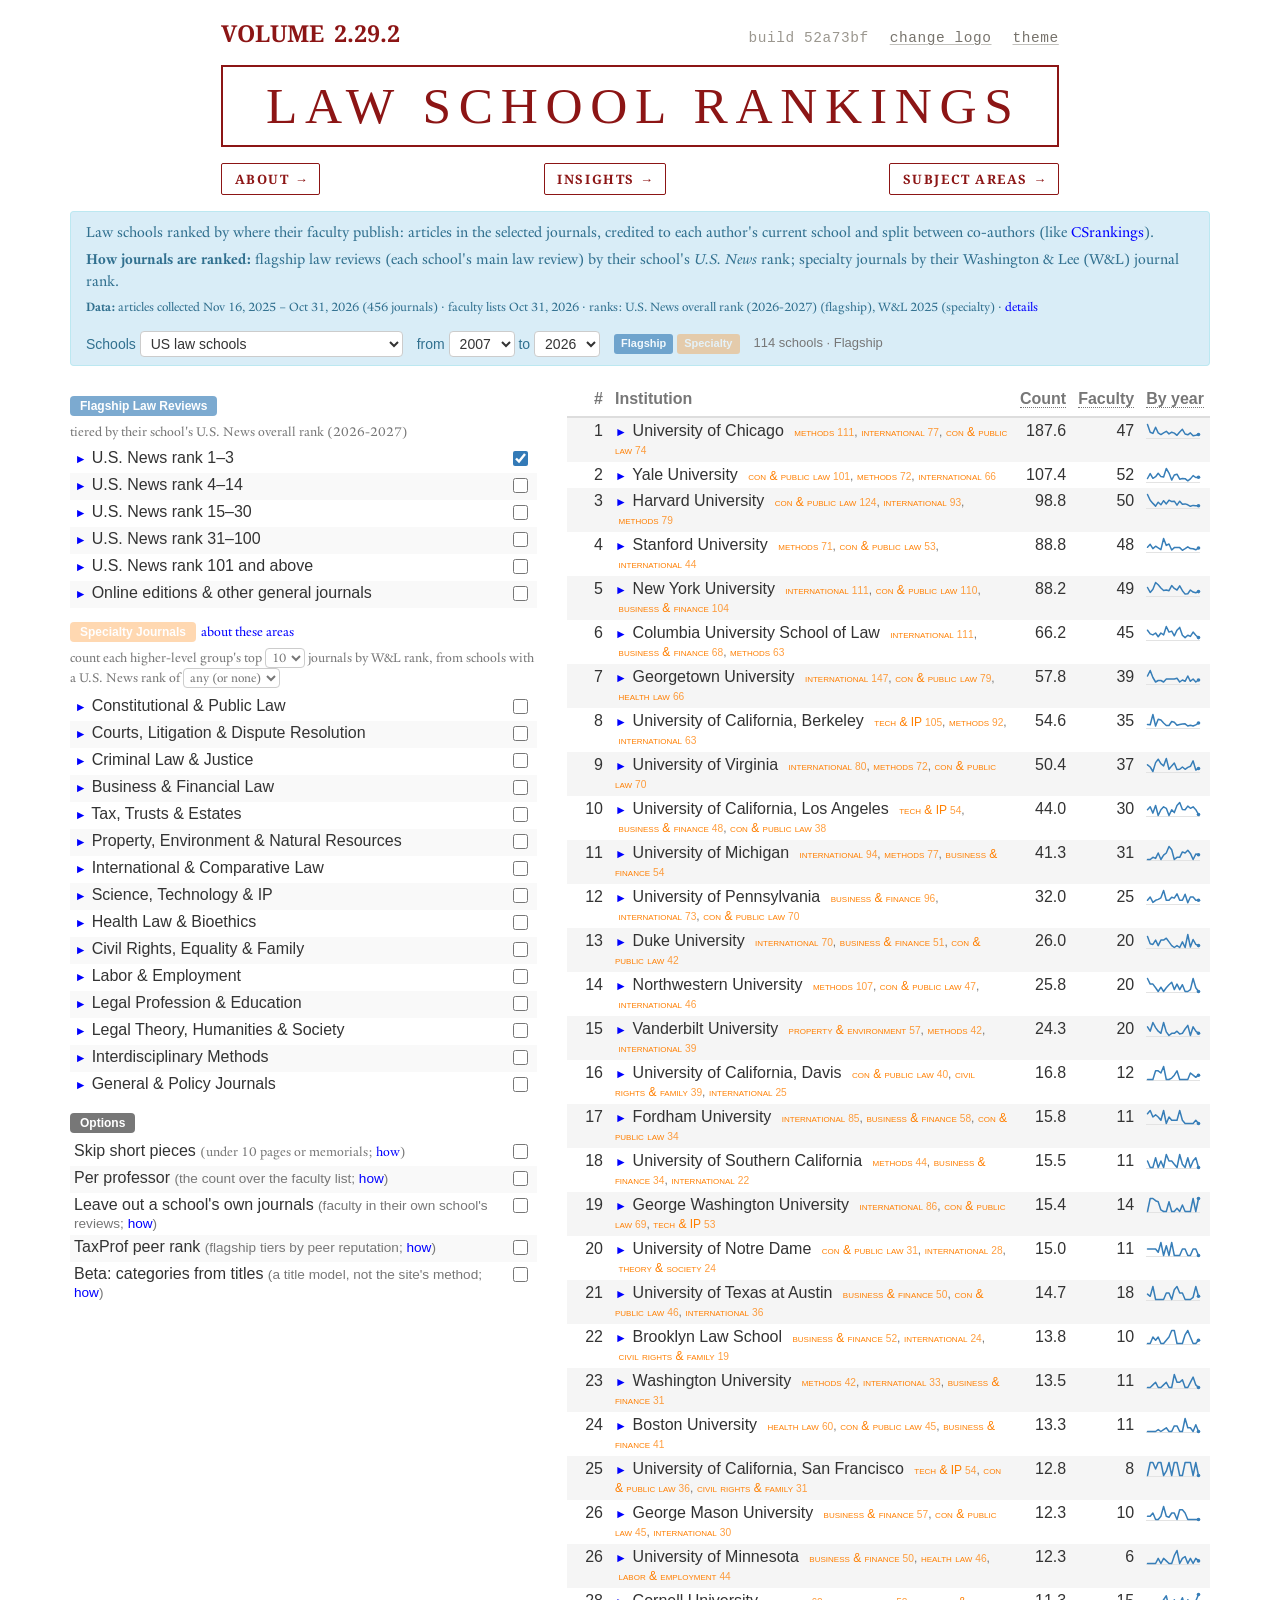
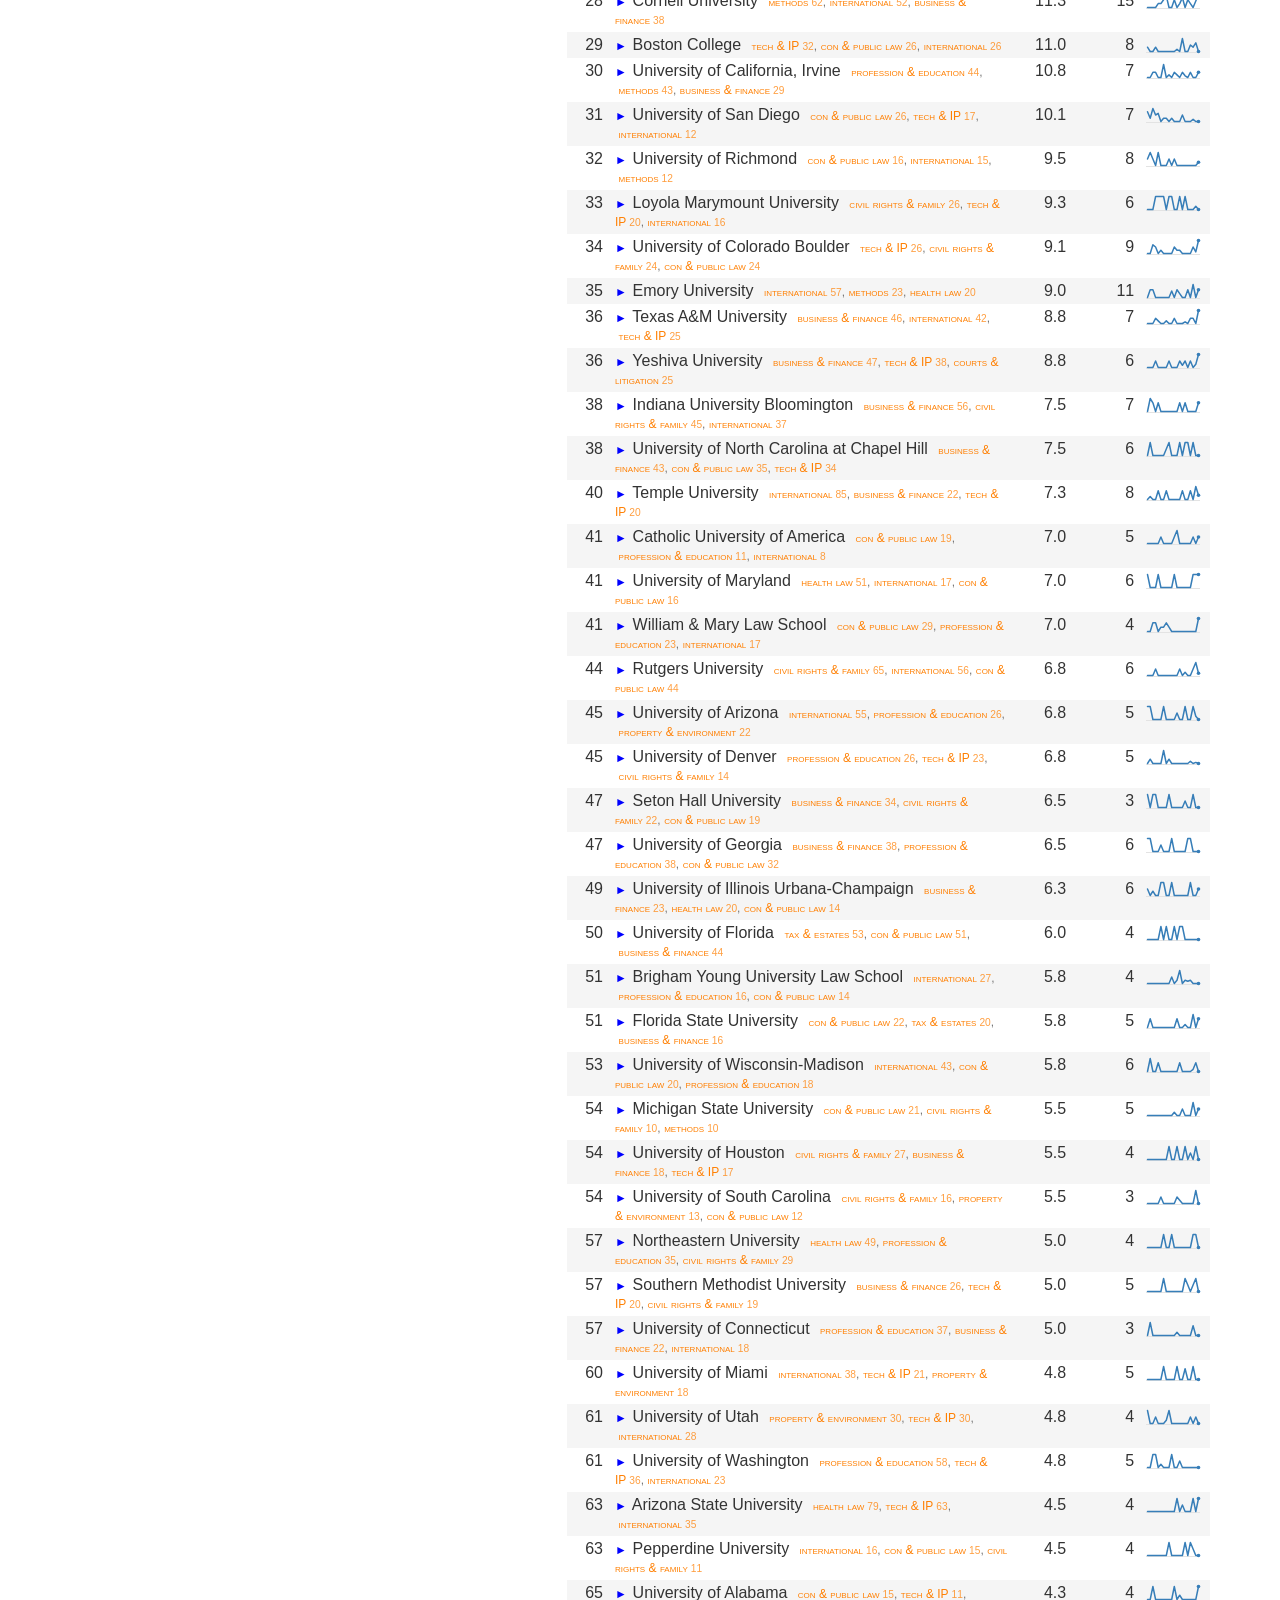
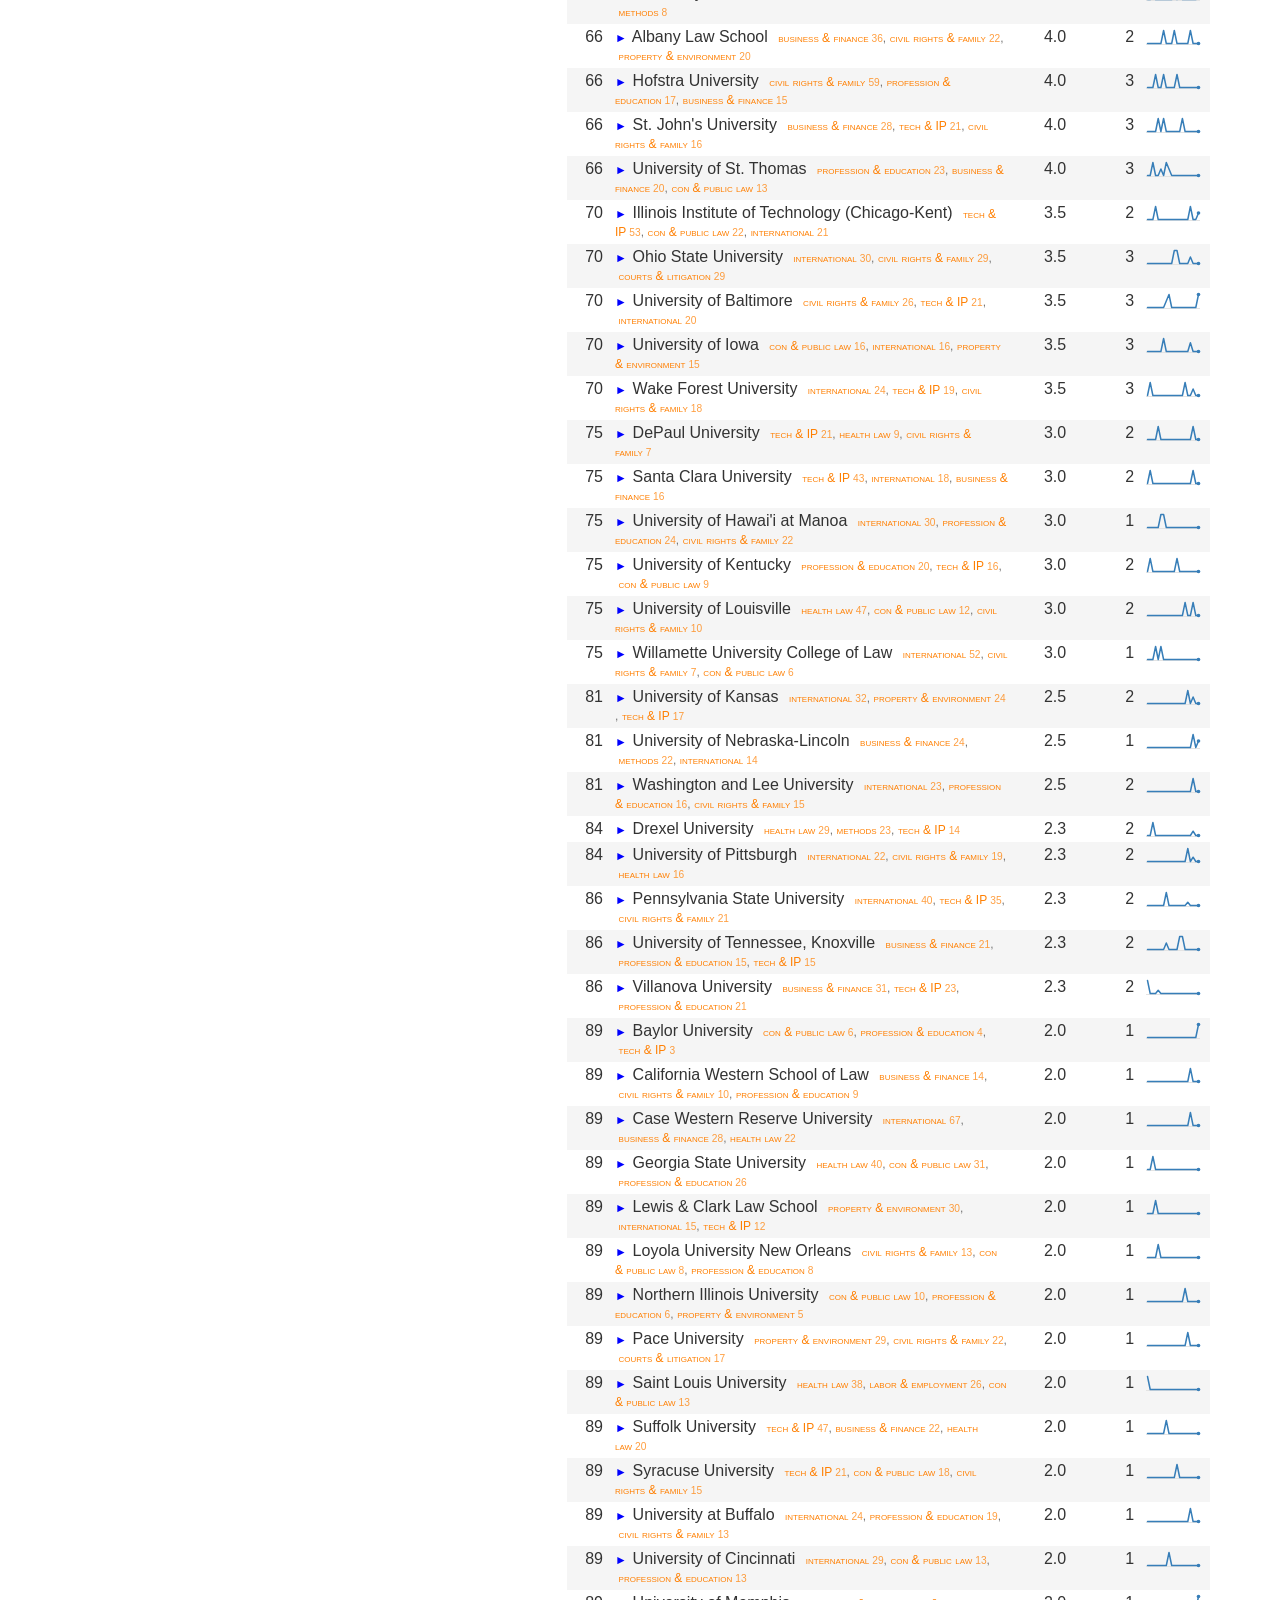
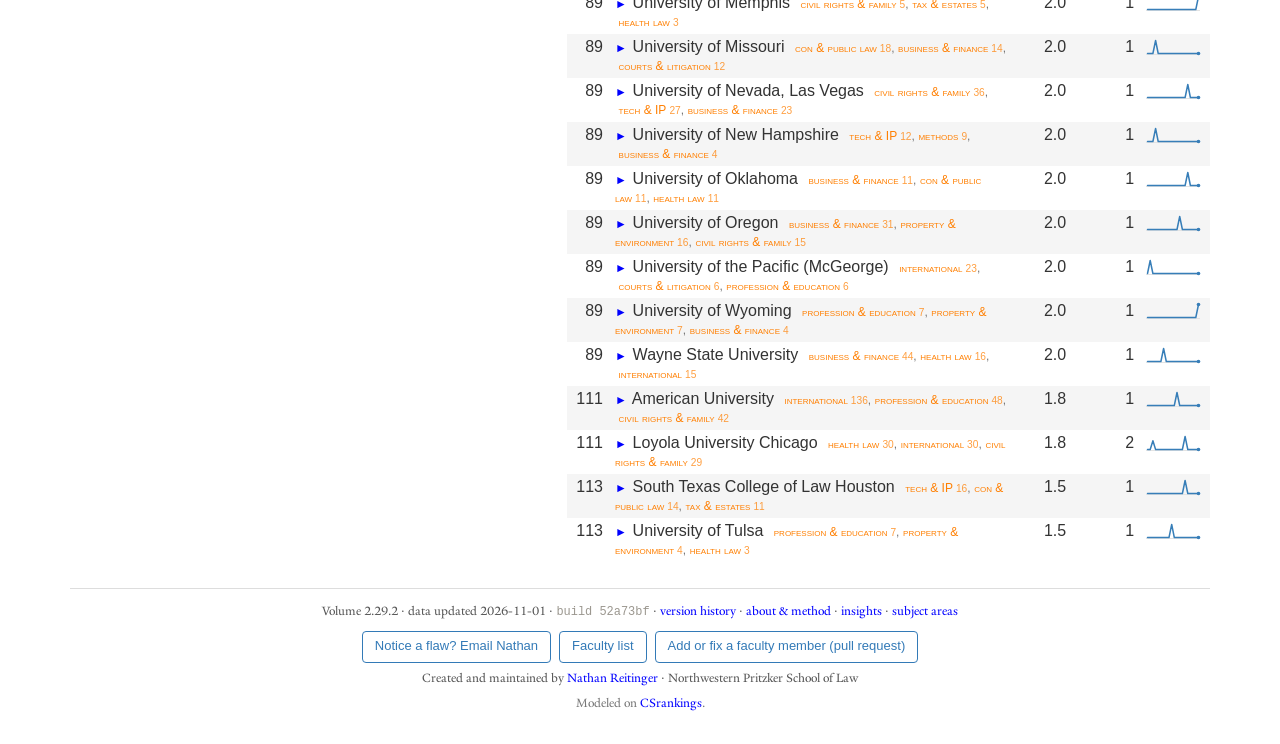
<file: docs/index.html>
<!DOCTYPE html>
<html lang="en">
<head>
  <meta charset="UTF-8">
  <meta name="viewport" content="width=device-width, initial-scale=1">
  <script src="theme.js"></script>
  <title>Law School Rankings</title>
  <meta name="description" content="Law schools ranked by where their faculty publish, in the style of CSrankings.">
  <link rel="preconnect" href="https://fonts.googleapis.com">
  <link rel="preconnect" href="https://fonts.gstatic.com" crossorigin>
  <link rel="preload" href="data/data.json" as="fetch" crossorigin>
  <link rel="preload" href="data/meta.json" as="fetch" crossorigin>
  <!-- (2026-10-26, "use lazy loading") the data starts downloading at once; the fonts no longer hold up the scripts -->
  <link href="https://fonts.googleapis.com/css2?family=Alegreya:ital,wght@0,450;0,700;1,400&family=Noto+Serif:wght@700&display=swap" rel="stylesheet" media="print" onload="this.media='all'">
  <noscript><link href="https://fonts.googleapis.com/css2?family=Alegreya:ital,wght@0,450;0,700;1,400&family=Noto+Serif:wght@700&display=swap" rel="stylesheet"></noscript>
  <link rel="stylesheet" href="theme.css">
  <link rel="stylesheet" href="masthead.css">
  <link rel="stylesheet" href="style.css">
  <link rel="icon" href="data:,"><script>/* the masthead: one of forty-six (masthead.css, [data-mast]; 26 is drawn by masthead.js): the visitor's favorite if they voted for one (masthead.js), else a new one on each visit and again after twenty minutes, in an order that moves between the families (type, light, ink, classic) */(function(){var F=["","EB+Garamond:wght@500","Cormorant+Garamond:wght@600","Crimson+Pro:wght@500","Libre+Caslon+Text","Playfair+Display+SC","Cinzel:wght@500","Zilla+Slab:wght@600","EB+Garamond:ital,wght@1,500","Source+Serif+4:wght@600","Roboto+Flex:opsz,wght@40,100..1000","IBM+Plex+Mono:wght@600","Space+Grotesk:wght@600","Archivo:wdth,wght@62..125,100..900","Inter+Tight:wght@700","Saira:wdth,wght@125,600","Instrument+Sans:wght@700","Outfit:wght@800","Manrope:wght@800","Syncopate:wght@700","Archivo+Black","Red+Hat+Display:wght@900","Geist:wght@800","Recursive:slnt,wght,CRSV@-15..0,300..1000,0","Sora:wght@700","Silkscreen:wght@400;700","Big+Shoulders+Display:wght@800","Martian+Mono:wdth,wght@100,500","Marcellus","Newsreader:opsz,wght@6..72,600","Schibsted+Grotesk:wght@900","Bodoni+Moda:opsz,wght@6..96,700","Instrument+Serif:ital@0;1","Gloock","DM+Mono:wght@500","Epilogue:wght@800","Bricolage+Grotesque:opsz,wdth,wght@12..96,75..100,700","Jura:wght@700","Anton","Literata:ital,opsz,wght@0,7..72,200..900;1,7..72,200..900","Familjen+Grotesk:wght@600","Spectral:wght@600","Chivo:wght@800","Hanken+Grotesk:wght@800","Lexend:wght@500..800","Michroma"],O=[11,27,16,28,21,29,26,1,30,6,31,12,32,17,22,33,2,34,7,35,13,18,36,23,37,3,38,8,14,39,19,40,24,41,4,9,42,15,43,20,44,25,5,45,10,46],N=46,v,now=Date.now();try{var pin=+(localStorage.getItem('lsr.mastPin')||0);var s=JSON.parse(localStorage.getItem('lsr.mast4')||'null');if(pin>=1&&pin<=N){s={n:0,v:pin,t:now};}else if(!s||!sessionStorage.getItem('lsr.mastOn')||now-s.t>12e5){var n=s?s.n+1:Math.floor(Math.random()*N);s={n:n,v:O[n%N],t:now};localStorage.setItem('lsr.mast4',JSON.stringify(s));sessionStorage.setItem('lsr.mastOn','1');}v=s.v;}catch(e){v=O[Math.floor(Math.random()*N)];}var q=/[?&]mast=([1-9]|[1-3][0-9]|4[0-6])\b/.exec(location.search);if(q)v=+q[1];document.documentElement.setAttribute('data-mast',v);window.LSR_MAST={fonts:F,n:N,v:v};if(F[v-1]){var l=document.createElement('link');l.rel='stylesheet';l.href='https://fonts.googleapis.com/css2?family='+F[v-1]+'&display=swap';document.head.appendChild(l);}})();</script>
</head>
<body>
<svg width="0" height="0" style="position:absolute" aria-hidden="true">
  <symbol id="i-chart" viewBox="0 0 16 16"><path style="fill:var(--style-ico-axis,#aaa)" d="M1 1h1v12h14v1H1z"/><rect x="3" y="6" width="2" height="7" style="fill:var(--general,#377eb8)"/><rect x="6" y="2" width="2" height="11" style="fill:var(--specialty,#ff7f00)"/><rect x="9" y="8" width="2" height="5" style="fill:var(--style-ico-3,#4daf4a)"/><rect x="12" y="5" width="2" height="8" style="fill:var(--style-ico-4,#984ea3)"/></symbol>
</svg>

<div class="container">
  <div class="lsr-mast-wrap">
    <header class="lsr-mast">
      <p class="lsr-issue"><a href="history.html" title="Version history (major.data.site)">Volume <span id="mhVolume">&nbsp;</span></a><span class="lsr-stamp" id="mhStamp" title="Build">&nbsp;</span></p>
      <h1 class="lsr-mark"><a href="./"><span class="w1">Law</span> <span class="w2">School</span> <span class="w3">Rankings</span></a></h1>
      <div class="lsr-foot">
        <a class="lsr-about" href="faq.html">About</a>
        <a class="lsr-about" href="insights.html">Insights</a>
        <a class="lsr-about" href="taxonomy.html">Subject areas</a>
      </div>
    </header>
  </div>

  <div class="panel-info intro-panel">
    <p>Law schools ranked by where their faculty publish: articles in the selected journals, credited to each author's current school and split between co-authors (like <a href="https://csrankings.org/">CSrankings</a>).</p>
    <p class="rank-rule"><b>How journals are ranked:</b> flagship law reviews (each school's main law review) by their school's <span id="introRankName"><i>U.S. News</i> rank</span>; specialty journals by their Washington &amp; Lee (W&amp;L) journal rank.</p>
    <p class="data-line" id="dataLine">&nbsp;</p>
  </div>
  <div class="controls-sticky" id="controlsSticky">
    <div class="panel-info controls">
      <button type="button" class="btn-filters" id="openFilters">Filters</button>
      <label>Schools <select id="region" class="ctl-select" aria-label="Schools included">
        <option value="us">US law schools</option>
        <option value="all">US law schools and other institutions</option>
      </select></label>
      <span class="ctl-years">from <select id="fromYear" class="ctl-select" aria-label="From year"></select>
        to <select id="toYear" class="ctl-select" aria-label="To year"></select></span>
      <span class="ctl-pills">
        <button type="button" class="area-pill bg-general" id="pillGeneral" title="Flagship law reviews: off, or on to the default tier (rank 1–3)">Flagship</button>
        <button type="button" class="area-pill bg-specialty" id="pillSpecialty" title="Specialty journals, by W&amp;L rank: turn on/off">Specialty</button>
      </span>
      <span id="summary" class="text-muted" style="font-size:13px"></span>
    </div>
  </div>

  <div class="main">
    <!-- areas (left, as on csrankings.org); a drawer on phones -->
    <aside class="area-panel" id="areaPanel" aria-label="Choose journals">
      <div class="drawer-head"><b>Filters</b><button type="button" id="closeFilters" class="btn-about" style="padding:2px 10px">Close</button></div>
      <table class="area-table">
        <tbody id="generalBody">
          <tr class="area-head"><td colspan="2"><button type="button" class="area-btn bg-general" id="toggleGeneral" title="Flagship tiers off, or on to the default tier (rank 1–3)">Flagship Law Reviews</button>
            <div style="margin-top:6px"><small class="text-muted">tiered by their school's <span id="rankSourceName">U.S. News overall rank</span></small></div></td></tr>
        </tbody>
        <tbody id="specialtyBody">
          <tr class="area-head"><td colspan="2"><button type="button" class="area-btn bg-specialty" id="toggleSpecialty" title="Turn the specialty groups on/off">Specialty Journals</button> <small><a href="taxonomy.html" title="How the subject areas were chosen, and their sources">about these areas</a></small>
            <div style="margin-top:6px"><small class="text-muted">count each higher-level group's top
              <select id="cutoff" class="inline-select" aria-label="Journals per higher-level group, by W&amp;L rank">
                <option value="3">3</option><option value="5">5</option><option value="10">10</option><option value="25">25</option><option value="all">all</option>
              </select> journals by W&amp;L rank, from schools with a <span id="hostRankName">U.S. News</span> rank of
              <select id="hostTier" class="inline-select" aria-label="Only specialty journals of schools ranked in this range">
                <option value="any">any (or none)</option><option value="25">1–25</option><option value="50">1–50</option><option value="100">1–100</option>
              </select></small></div></td></tr>
        </tbody>
        <tbody>
          <tr class="area-head"><td colspan="2"><span class="area-btn bg-options">Options</span></td></tr>
          <tr><td><label for="skipMinor">Skip short pieces <small class="text-muted" title="Under 10 pages by HeinOnline's page numbers, or a memorial under 20. Where the length is not measured yet, a trained classifier decides: see About.">(under 10 pages or memorials; <a href="faq.html#short">how</a>)</small></label></td><td class="chk"><input type="checkbox" id="skipMinor"></td></tr>
          <tr><td><label for="perProf">Per professor <small class="text-muted" title="Off by default. Divides each school's count by the number of people on its faculty list. Schools with fewer than 10 people listed are left out.">(the count over the faculty list; <a href="faq.html#options">how</a>)</small></label></td><td class="chk"><input type="checkbox" id="perProf"></td></tr>
          <tr><td><label for="noHome">Leave out a school's own journals <small class="text-muted" title="Off by default. An article does not count for the author's school when that school publishes the journal: its main law review, its online edition, or a specialty journal it hosts.">(faculty in their own school's reviews; <a href="faq.html#options">how</a>)</small></label></td><td class="chk"><input type="checkbox" id="noHome"></td></tr>
          <tr id="peerRow" hidden><td><label for="usePeer">TaxProf peer rank <small class="text-muted" title="Off by default. Tiers the flagship law reviews, and the host-school filter of the specialty journals, by the peer-reputation rank from the U.S. News survey of deans and faculty, as published on TaxProf Blog, instead of the U.S. News overall rank.">(flagship tiers by peer reputation; <a href="faq.html#ranks">how</a>)</small></label></td><td class="chk"><input type="checkbox" id="usePeer"></td></tr>
          <tr><td><label for="betaTitles">Beta: categories from titles <small class="text-muted" title="Off by default. A model reads each article's title, flagship reviews included, and assigns a category; the site's own categories come only from the specialty journals.">(a title model, not the site's method; <a href="faq.html#beta">how</a>)</small></label></td><td class="chk"><input type="checkbox" id="betaTitles"></td></tr>
        </tbody>
      </table>
      <button type="button" class="drawer-done" id="drawerDone">Show rankings</button>
    </aside>
    <div class="drawer-backdrop" id="drawerBackdrop"></div>

    <section class="ranking-window" id="rankingWindow" aria-live="polite">
      <p class="loading" id="loading">Loading the data…</p>
    </section>
  </div>

  <footer class="page-footer" id="footer"></footer>
</div>
<script src="masthead.js"></script>
<script src="app.js"></script>
</body>
</html>
</file>
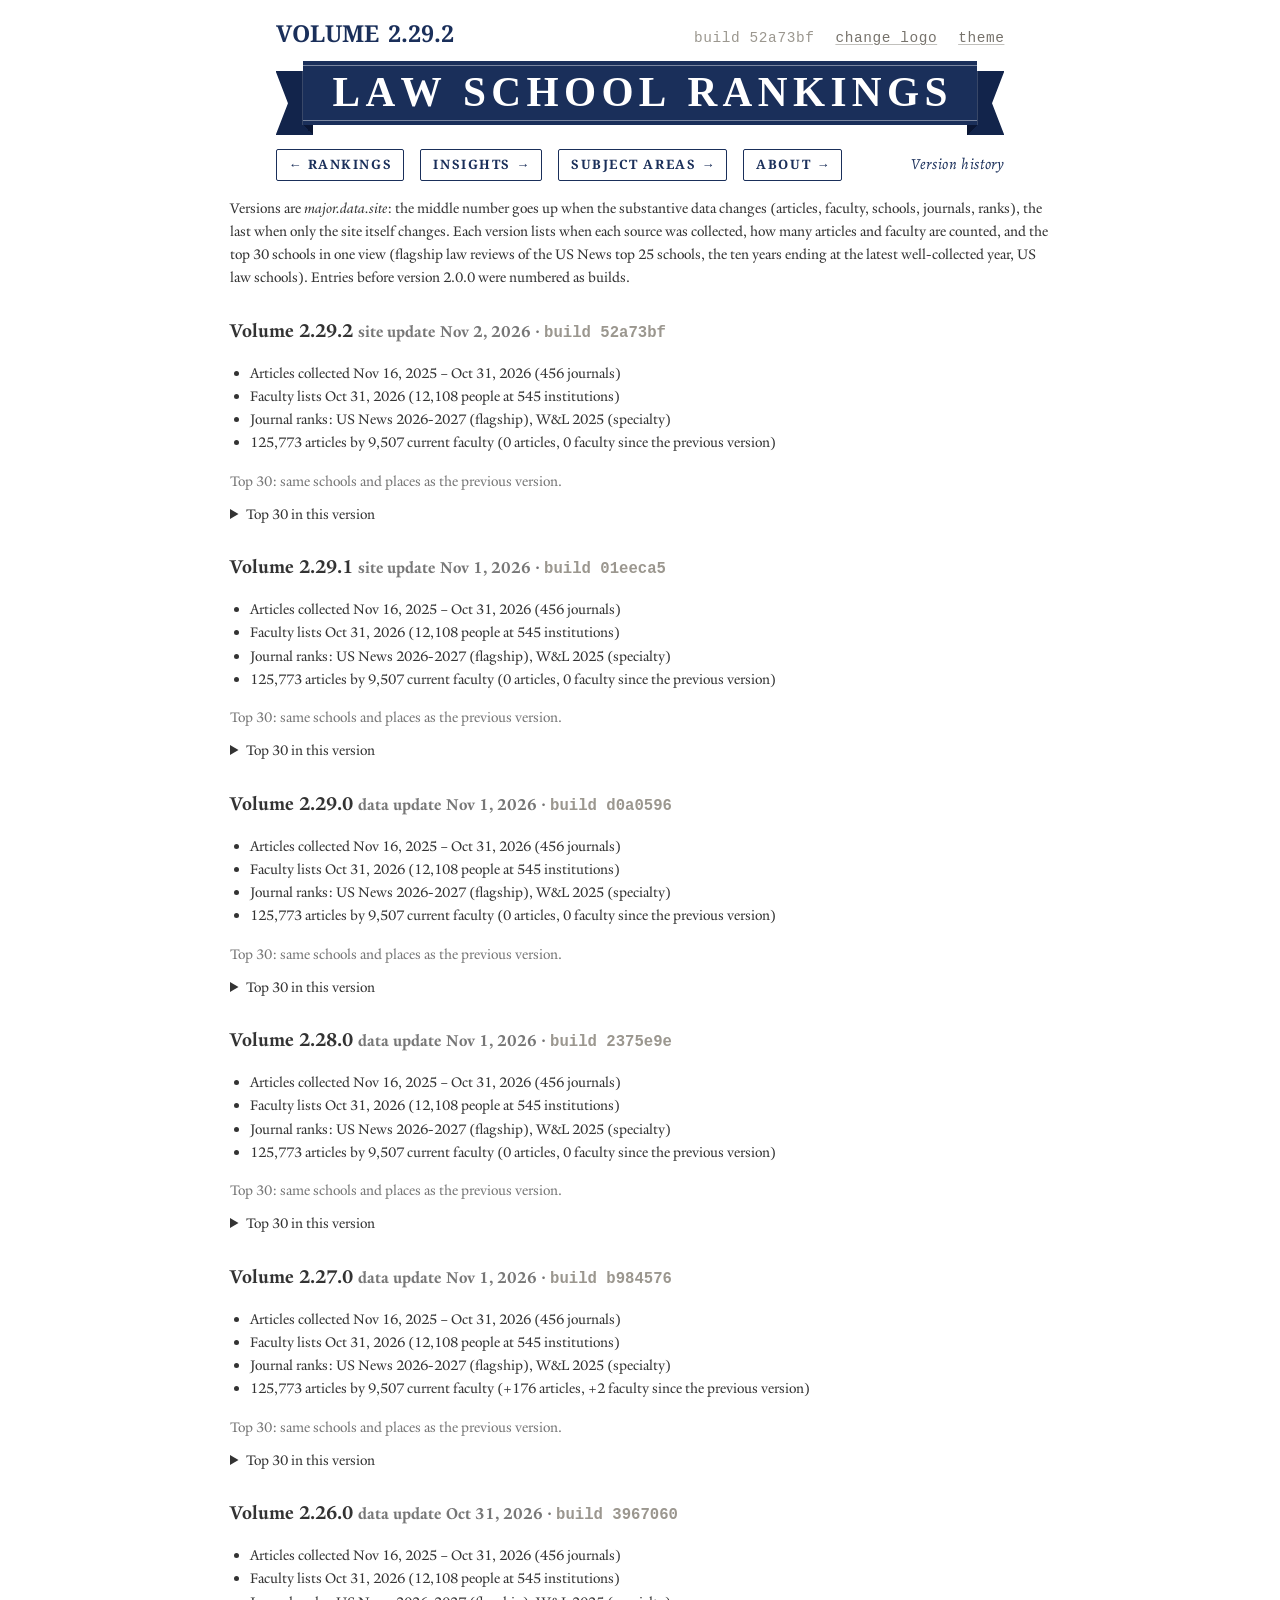
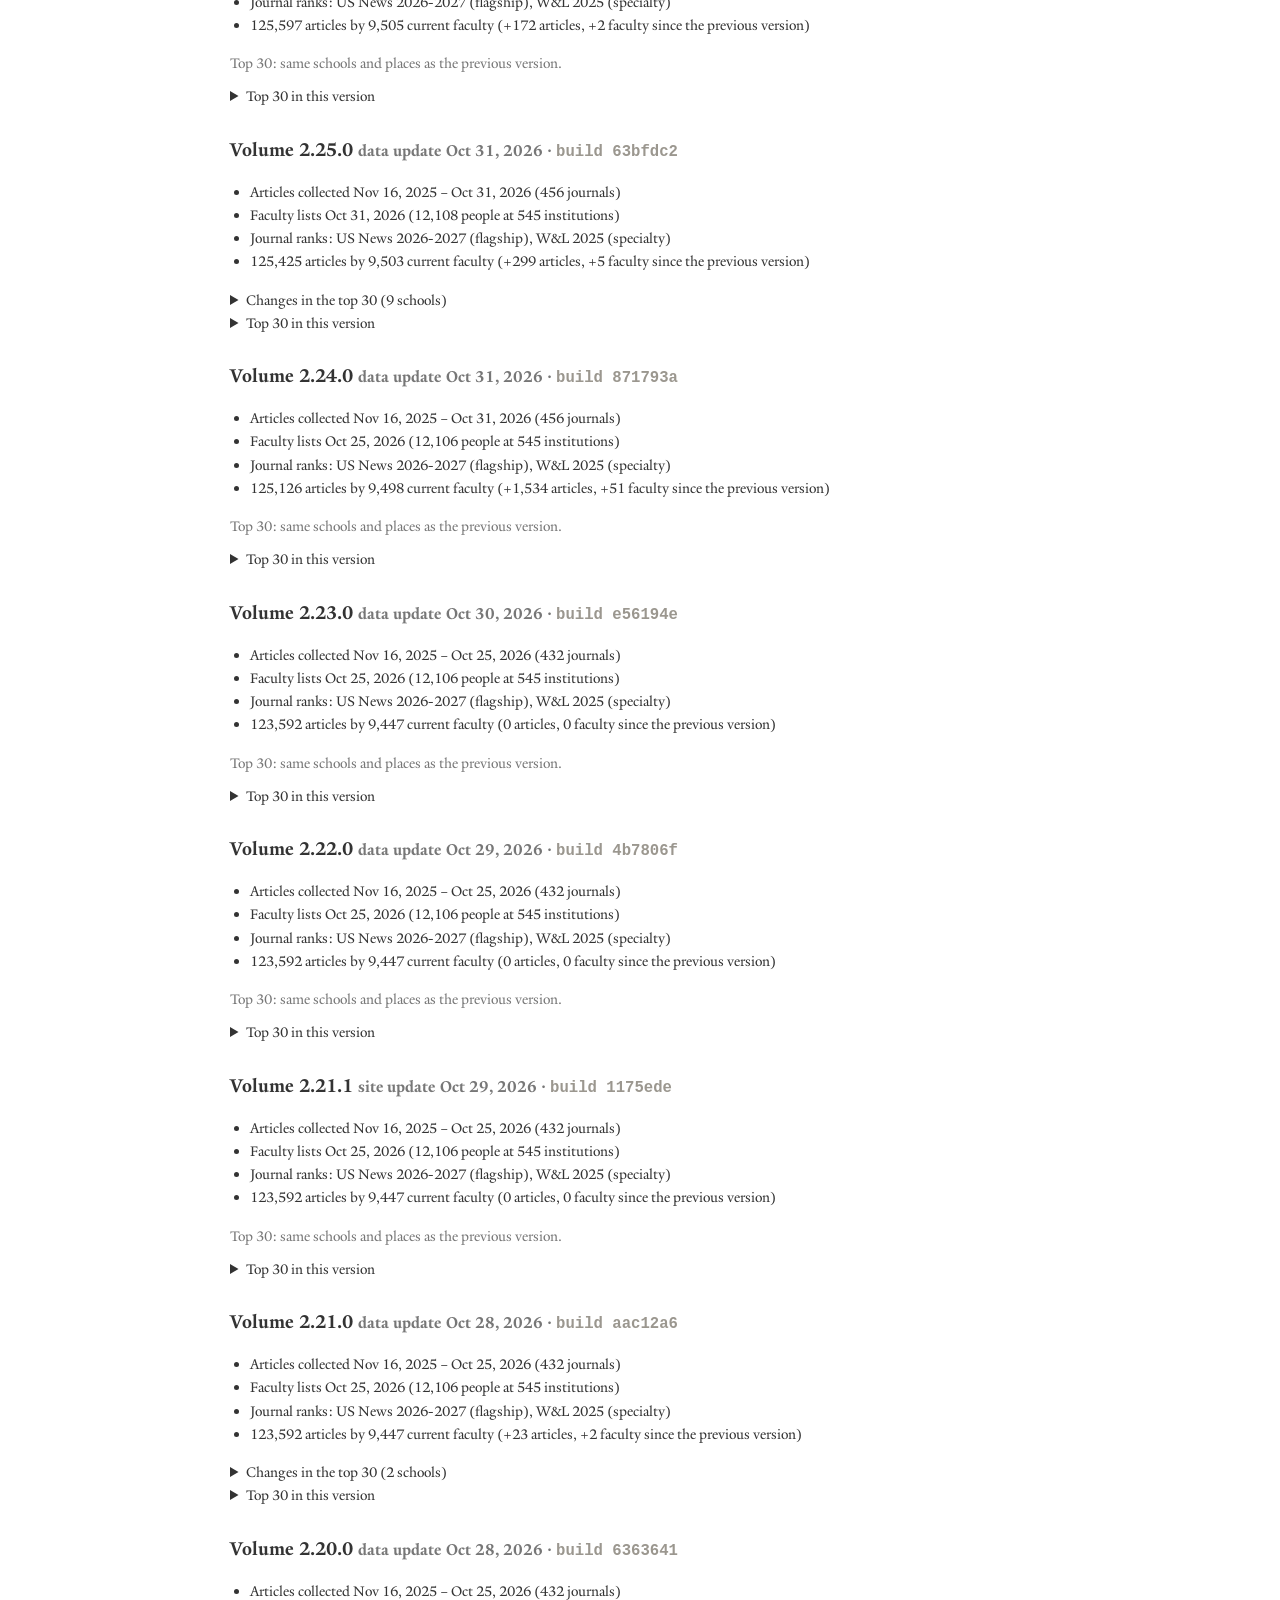
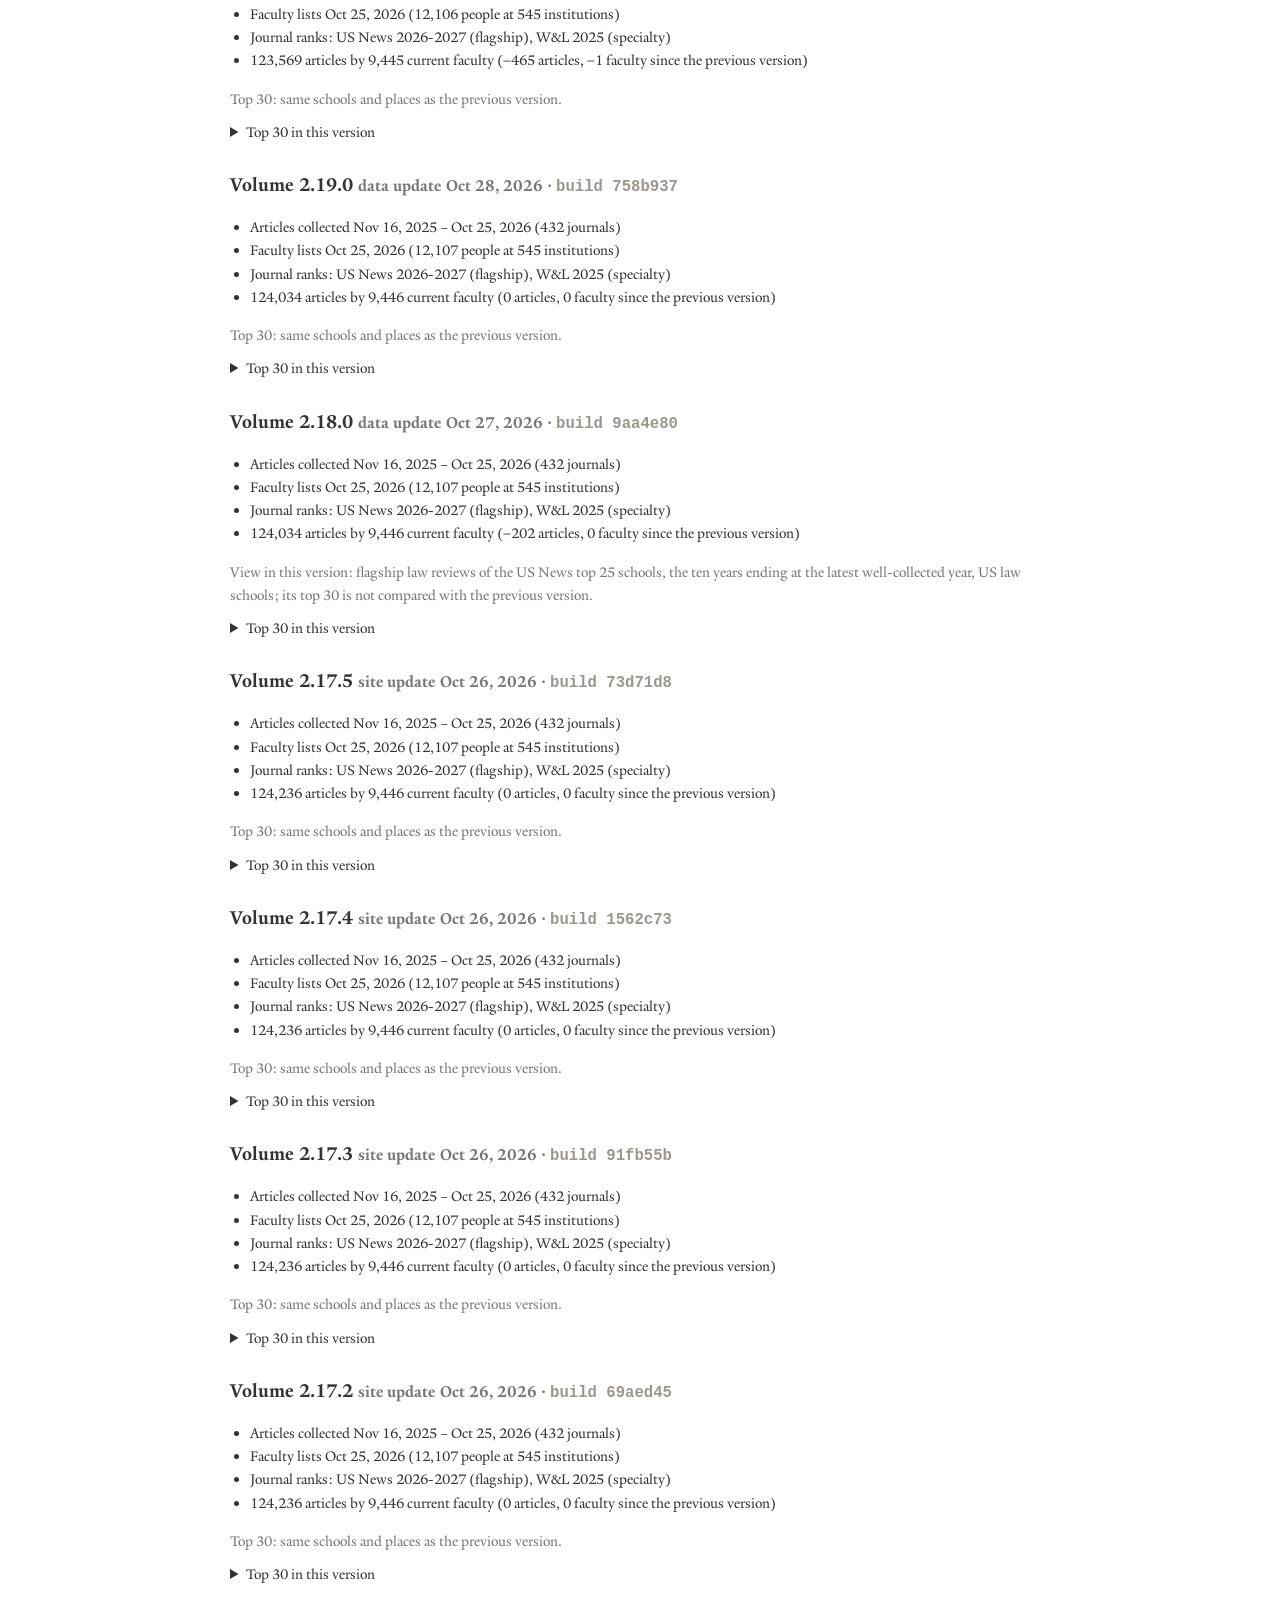
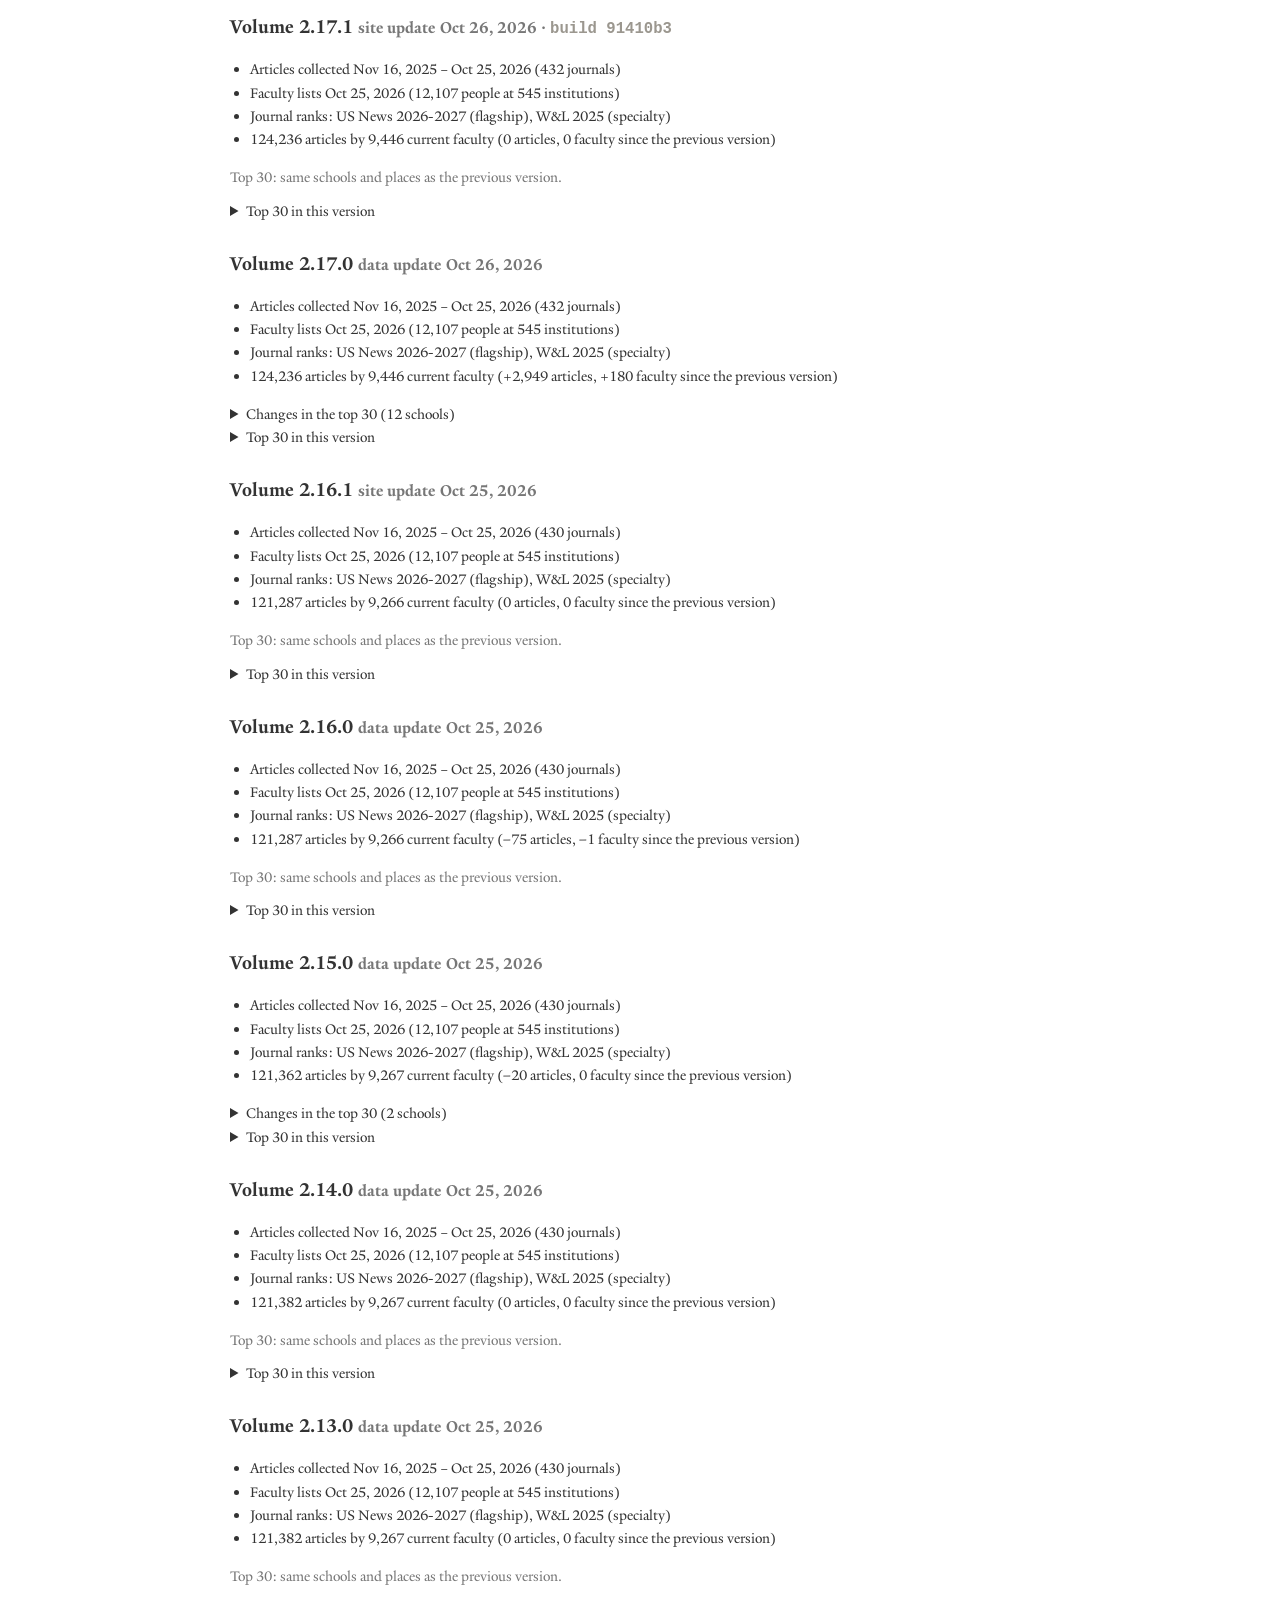
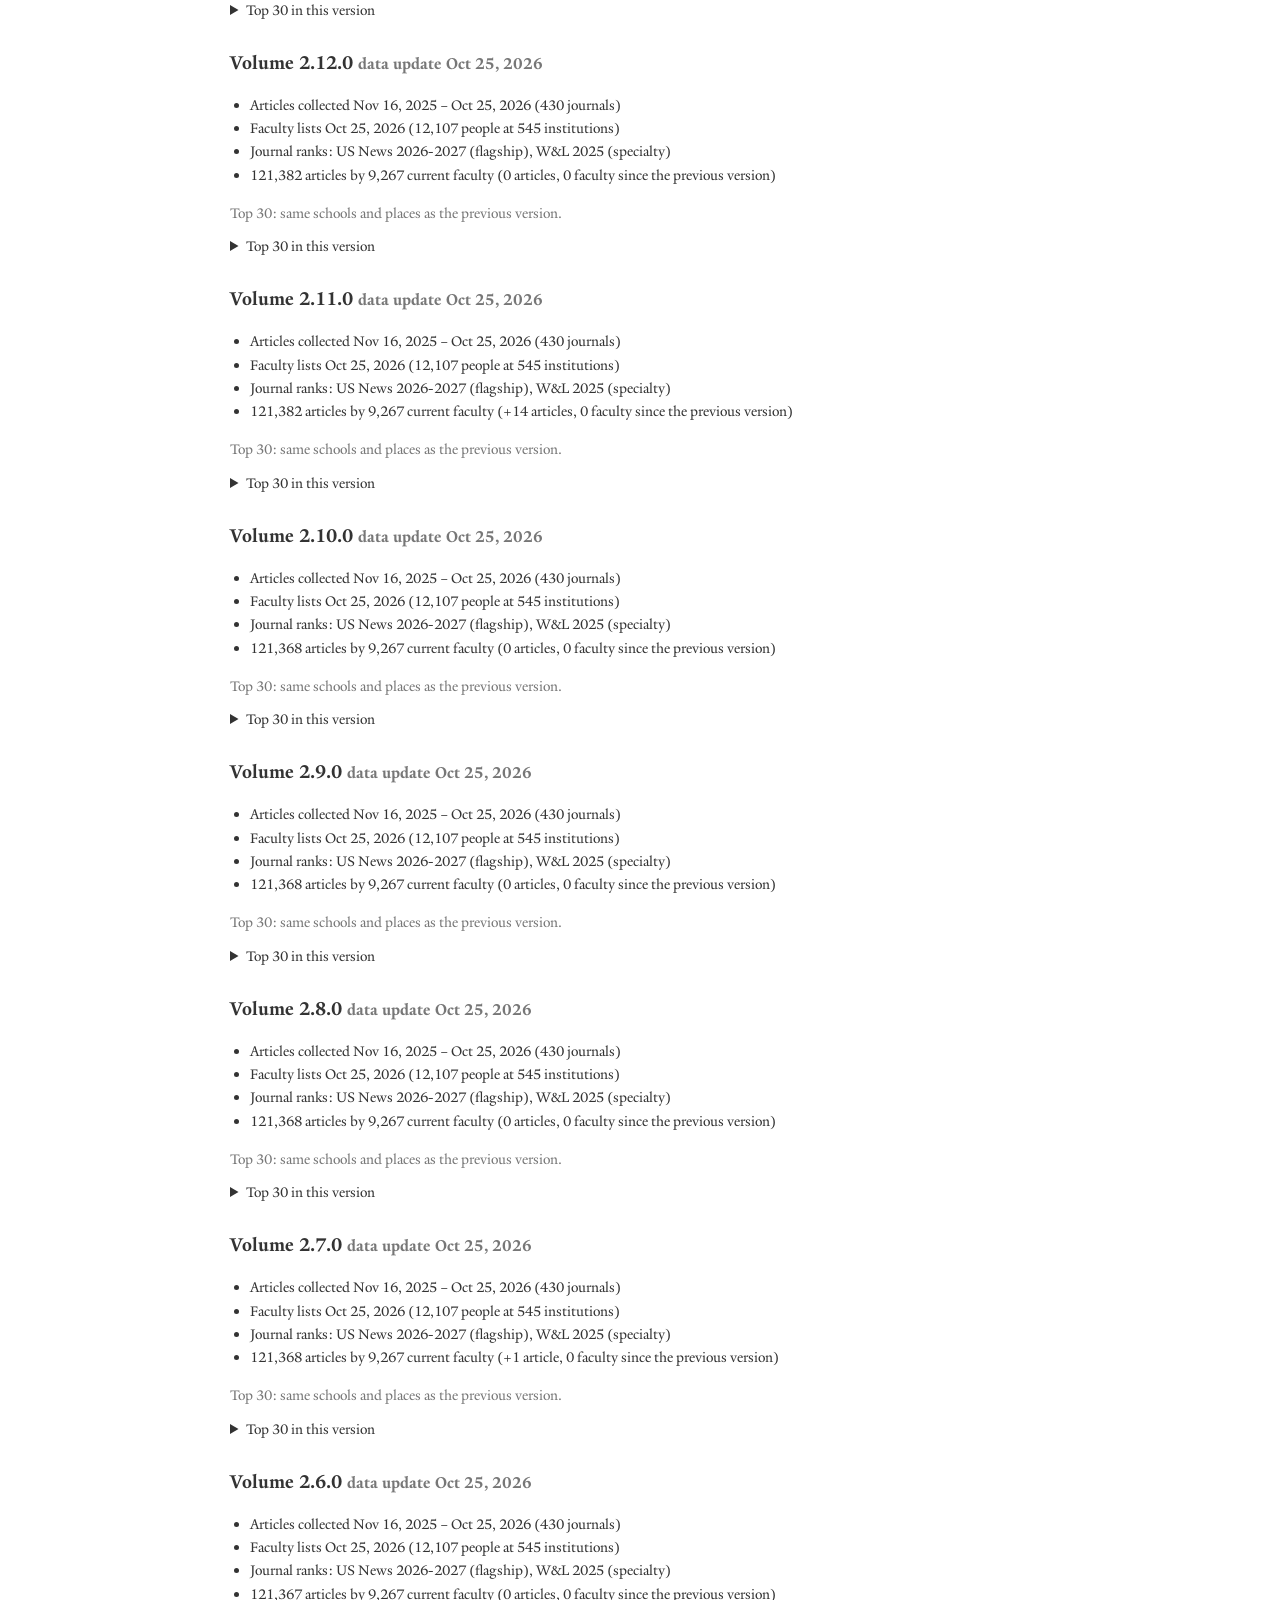
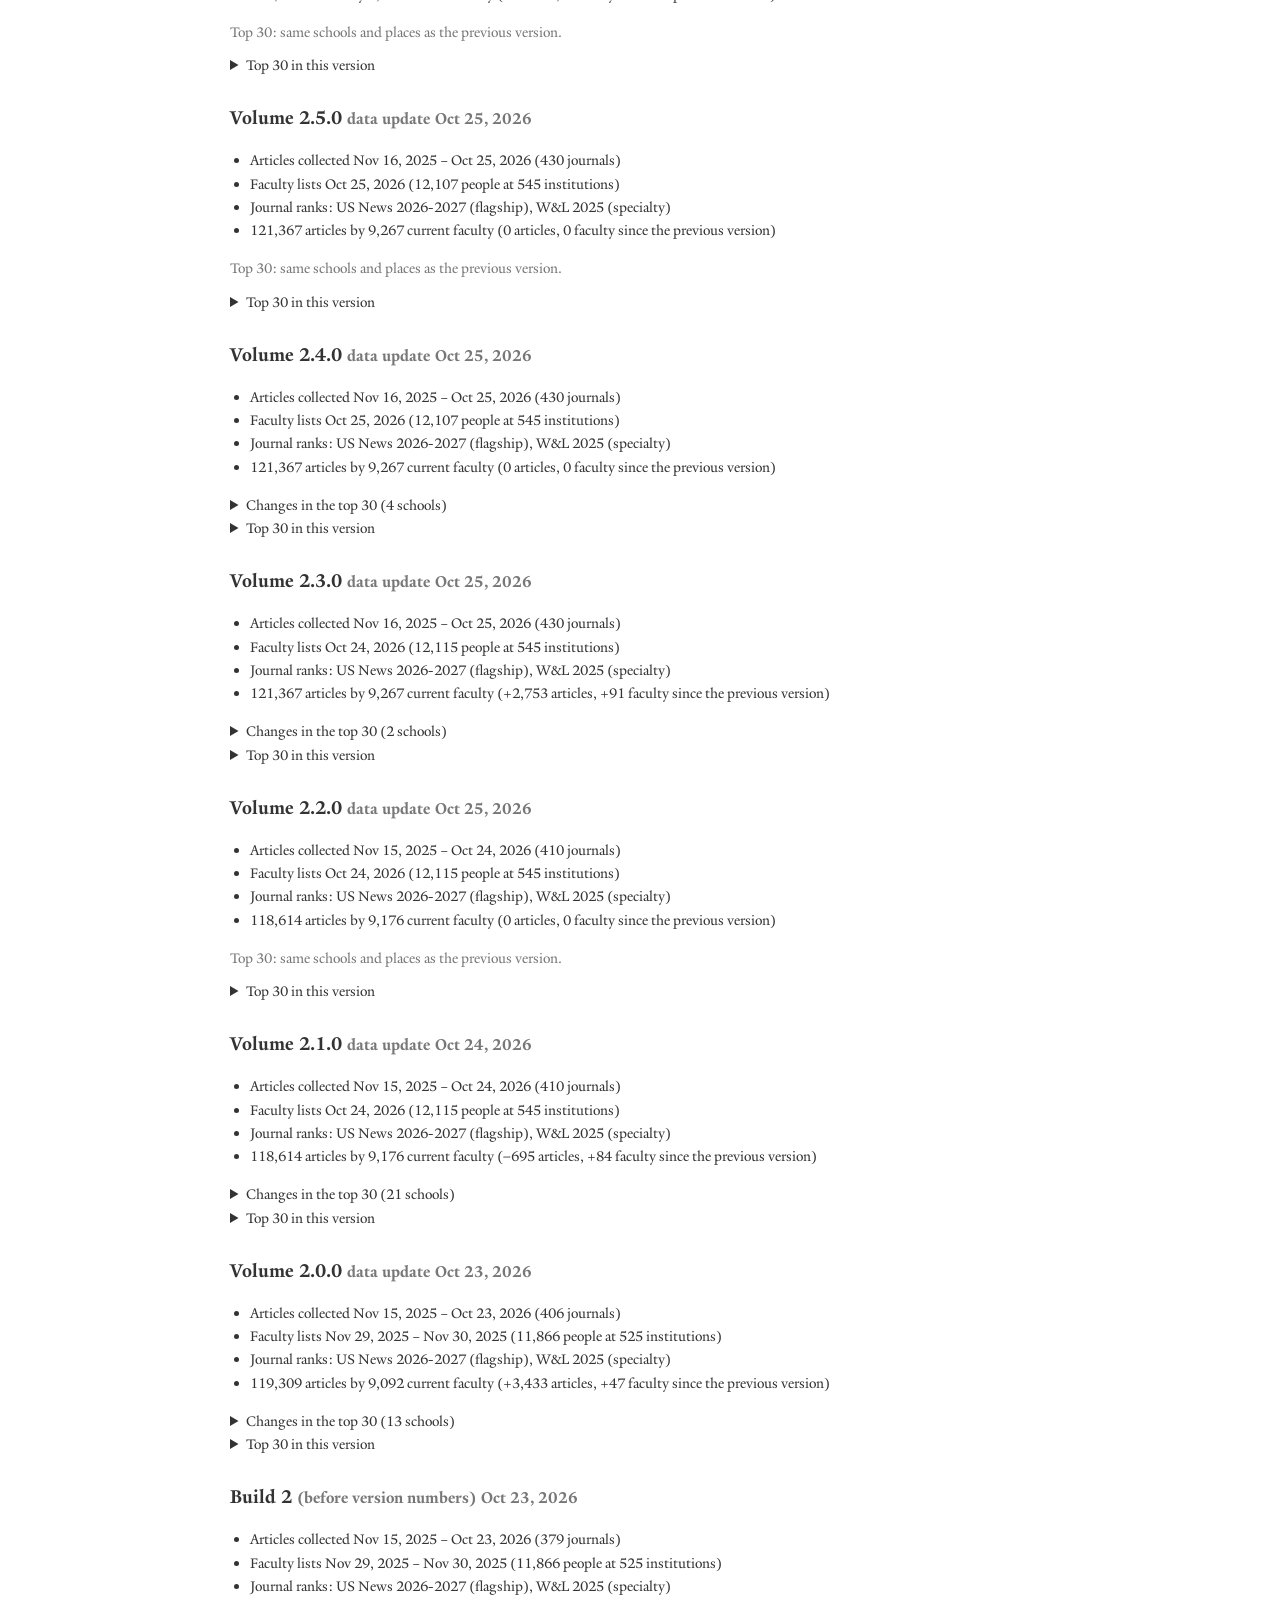
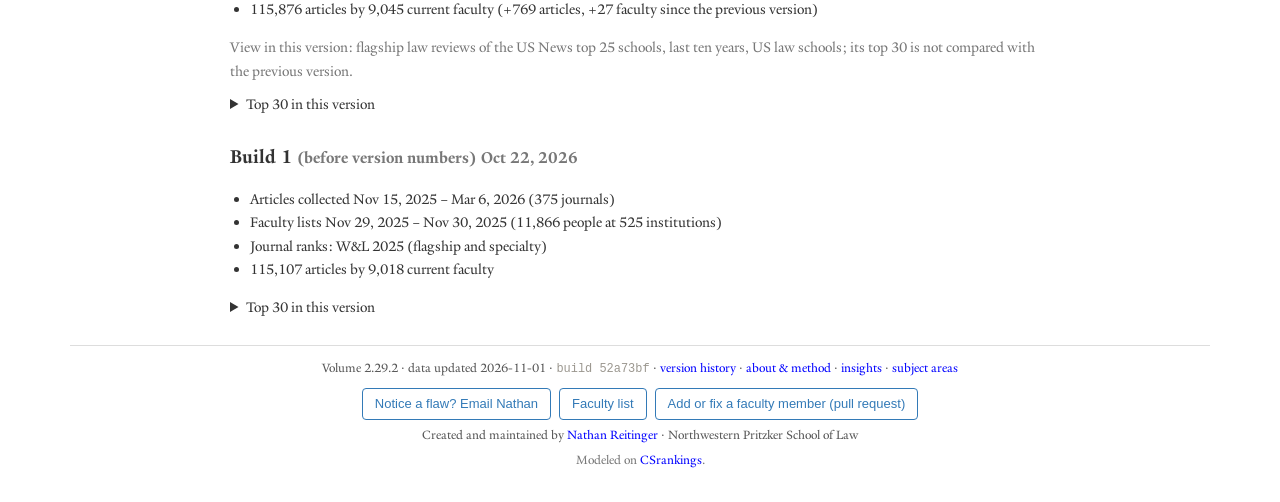
<file: docs/history.html>
<!DOCTYPE html>
<html lang="en">
<head>
  <meta charset="UTF-8">
  <meta name="viewport" content="width=device-width, initial-scale=1">
  <script src="theme.js"></script>
  <title>Version History</title>
  <link rel="preconnect" href="https://fonts.googleapis.com">
  <link rel="preconnect" href="https://fonts.gstatic.com" crossorigin>
  <link rel="preload" href="data/history.json" as="fetch" crossorigin>
  <link rel="preload" href="data/meta.json" as="fetch" crossorigin>
  <!-- (2026-10-26, "use lazy loading") the data starts downloading at once; the fonts no longer hold up the scripts -->
  <link href="https://fonts.googleapis.com/css2?family=Alegreya:ital,wght@0,450;0,700;1,400&family=Noto+Serif:wght@700&display=swap" rel="stylesheet" media="print" onload="this.media='all'">
  <noscript><link href="https://fonts.googleapis.com/css2?family=Alegreya:ital,wght@0,450;0,700;1,400&family=Noto+Serif:wght@700&display=swap" rel="stylesheet"></noscript>
  <link rel="stylesheet" href="theme.css">
  <link rel="stylesheet" href="masthead.css">
  <link rel="stylesheet" href="style.css">
  <link rel="icon" href="data:,"><script>/* the masthead: one of forty-six (masthead.css, [data-mast]; 26 is drawn by masthead.js): the visitor's favorite if they voted for one (masthead.js), else a new one on each visit and again after twenty minutes, in an order that moves between the families (type, light, ink, classic) */(function(){var F=["","EB+Garamond:wght@500","Cormorant+Garamond:wght@600","Crimson+Pro:wght@500","Libre+Caslon+Text","Playfair+Display+SC","Cinzel:wght@500","Zilla+Slab:wght@600","EB+Garamond:ital,wght@1,500","Source+Serif+4:wght@600","Roboto+Flex:opsz,wght@40,100..1000","IBM+Plex+Mono:wght@600","Space+Grotesk:wght@600","Archivo:wdth,wght@62..125,100..900","Inter+Tight:wght@700","Saira:wdth,wght@125,600","Instrument+Sans:wght@700","Outfit:wght@800","Manrope:wght@800","Syncopate:wght@700","Archivo+Black","Red+Hat+Display:wght@900","Geist:wght@800","Recursive:slnt,wght,CRSV@-15..0,300..1000,0","Sora:wght@700","Silkscreen:wght@400;700","Big+Shoulders+Display:wght@800","Martian+Mono:wdth,wght@100,500","Marcellus","Newsreader:opsz,wght@6..72,600","Schibsted+Grotesk:wght@900","Bodoni+Moda:opsz,wght@6..96,700","Instrument+Serif:ital@0;1","Gloock","DM+Mono:wght@500","Epilogue:wght@800","Bricolage+Grotesque:opsz,wdth,wght@12..96,75..100,700","Jura:wght@700","Anton","Literata:ital,opsz,wght@0,7..72,200..900;1,7..72,200..900","Familjen+Grotesk:wght@600","Spectral:wght@600","Chivo:wght@800","Hanken+Grotesk:wght@800","Lexend:wght@500..800","Michroma"],O=[11,27,16,28,21,29,26,1,30,6,31,12,32,17,22,33,2,34,7,35,13,18,36,23,37,3,38,8,14,39,19,40,24,41,4,9,42,15,43,20,44,25,5,45,10,46],N=46,v,now=Date.now();try{var pin=+(localStorage.getItem('lsr.mastPin')||0);var s=JSON.parse(localStorage.getItem('lsr.mast4')||'null');if(pin>=1&&pin<=N){s={n:0,v:pin,t:now};}else if(!s||!sessionStorage.getItem('lsr.mastOn')||now-s.t>12e5){var n=s?s.n+1:Math.floor(Math.random()*N);s={n:n,v:O[n%N],t:now};localStorage.setItem('lsr.mast4',JSON.stringify(s));sessionStorage.setItem('lsr.mastOn','1');}v=s.v;}catch(e){v=O[Math.floor(Math.random()*N)];}var q=/[?&]mast=([1-9]|[1-3][0-9]|4[0-6])\b/.exec(location.search);if(q)v=+q[1];document.documentElement.setAttribute('data-mast',v);window.LSR_MAST={fonts:F,n:N,v:v};if(F[v-1]){var l=document.createElement('link');l.rel='stylesheet';l.href='https://fonts.googleapis.com/css2?family='+F[v-1]+'&display=swap';document.head.appendChild(l);}})();</script>
</head>
<body>
<div class="container">
  <div class="lsr-mast-wrap">
    <header class="lsr-mast">
      <p class="lsr-issue"><a href="history.html" title="Version history (major.data.site)">Volume <span id="mhVolume">&nbsp;</span></a><span class="lsr-stamp" id="mhStamp" title="Build">&nbsp;</span></p>
      <h1 class="lsr-mark"><a href="./"><span class="w1">Law</span> <span class="w2">School</span> <span class="w3">Rankings</span></a></h1>
      <div class="lsr-foot">
        <a class="lsr-about back" href="./">Rankings</a>
        <a class="lsr-about" href="insights.html">Insights</a>
        <a class="lsr-about" href="taxonomy.html">Subject areas</a>
        <a class="lsr-about" href="faq.html">About</a>
        <span class="lsr-note">Version history</span>
      </div>
    </header>
  </div>

  <div class="prose">
    <p>Versions are <i>major.data.site</i>: the middle number goes up when the substantive data changes (articles, faculty, schools, journals, ranks), the last when only the site itself changes. Each version lists when each source was collected, how many articles and faculty are counted, and the top 30 schools in one view (<span id="defaultView">flagship law reviews of the US News top 25 schools, the ten years ending at the latest well-collected year, US law schools</span>). Entries before version 2.0.0 were numbered as builds.</p>
    <div id="builds"><p class="loading">Loading…</p></div>
  </div>

  <footer class="page-footer" id="footer"></footer>
</div>
<script src="masthead.js"></script>
<script>
(function () {
  'use strict';
  const esc = (s) => String(s).replace(/[&<>"']/g, (c) => ({ '&': '&amp;', '<': '&lt;', '>': '&gt;', '"': '&quot;', "'": '&#39;' }[c]));
  const fmt = (iso, o) => iso ? new Date(String(iso).slice(0, 10) + 'T12:00:00').toLocaleDateString('en-US', o || { month: 'short', day: 'numeric', year: 'numeric' }) : '?';
  const signed = (n) => (n > 0 ? '+' : n < 0 ? '−' : '') + Math.abs(n).toLocaleString();
  Promise.all([fetch('data/history.json').then((r) => r.json()), fetch('data/meta.json').then((r) => r.json())]).then(([history, meta]) => {
    window.LSR.stampMasthead(meta);
    document.getElementById('footer').innerHTML = window.LSR.siteFooter(meta);
    if (meta.default_view) document.getElementById('defaultView').textContent = meta.default_view;   // the lede in the data's own words (build_data.py DEFAULT_VIEW), as each entry's view
    document.getElementById('builds').innerHTML = history.slice().reverse().map((e) => {
      const ch = e.changes;
      const moved = ch ? ch.moved.map(([school, before, now]) => before
        ? '<li>' + esc(school) + ': ' + before + ' &rarr; ' + now + ' <span class="' + (now < before ? 'up' : 'down') + '">' + (now < before ? '&#9650;' : '&#9660;') + '</span></li>'
        : '<li>' + esc(school) + ': new in the top 30 at ' + now + '</li>').join('') : '';
      const what = { data: 'data update', site: 'site update', major: 'major update' }[e.kind] || '';
      const title = e.build ? 'Build ' + esc(e.build) + ' <small class="text-muted">(before version numbers)</small>'
                            : 'Volume ' + esc(e.version) + (what ? ' <small class="text-muted">' + what + '</small>' : '');
      return '<h2>' + title + ' <small class="text-muted">' + esc(fmt(e.date)) + (e.hash ? ' · <span class="build-hash">build ' + esc(e.hash) + '</span>' : '') + '</small></h2>' +
        '<ul>' +
        '<li>Articles collected ' + esc(fmt(e.papers_collected.from)) + ' – ' + esc(fmt(e.papers_collected.to)) + ' (' + e.papers_collected.journals + ' journals)</li>' +
        '<li>Faculty lists ' + esc(fmt(e.faculty_collected.from)) + (e.faculty_collected.to !== e.faculty_collected.from ? ' – ' + esc(fmt(e.faculty_collected.to)) : '') + ' (' + e.faculty_collected.faculty.toLocaleString() + ' people at ' + e.faculty_collected.schools + ' institutions)</li>' +
        '<li>Journal ranks: ' + (e.flagship_ranks ? 'US News ' + esc(e.flagship_ranks.edition) + ' (flagship), ' : '') + 'W&amp;L ' + esc(e.rankings_edition) + (e.flagship_ranks ? ' (specialty)' : ' (flagship and specialty)') + '</li>' +
        '<li>' + e.counts.papers.toLocaleString() + ' articles by ' + e.counts.faculty_with_papers.toLocaleString() + ' current faculty' +
          (ch ? ' (' + signed(ch.papers) + ' article' + (Math.abs(ch.papers) === 1 ? '' : 's') + ', ' + signed(ch.faculty_with_papers) + ' faculty since the previous version)' : '') + '</li>' +
        '</ul>' +
        (ch ? (ch.view_changed ? '<p class="text-muted">View in this version: ' + esc(ch.view_changed) + '; its top 30 is not compared with the previous version.</p>'
               : ch.moved.length ? '<details><summary>Changes in the top 30 (' + ch.moved.length + (ch.moved.length === 1 ? ' school' : ' schools') + ')</summary><ul>' + moved + '</ul></details>'
                                 : '<p class="text-muted">Top 30: same schools and places as the previous version.</p>') : '') +
        '<details><summary>Top 30 in this version</summary><table><thead><tr><th>#</th><th>School</th><th>Count</th><th>Faculty</th></tr></thead><tbody>' +
        e.top.map(([s, score, n], i) => '<tr><td>' + (i + 1) + '</td><td>' + esc(s) + '</td><td>' + Number(score).toFixed(1) + '</td><td>' + n + '</td></tr>').join('') +
        '</tbody></table></details>';
    }).join('');
  }).catch((err) => { document.getElementById('builds').textContent = 'Could not load the history (' + err.message + ').'; });
})();
</script>
</body>
</html>
</file>
<file: docs/theme.css>
/* Law School Rankings: the themes (2026-11-01, the owner: "Add night mode for mobile. Allow auto switch or user to set
   it. Add themes like I've done in other projects too. That was things like Solarized or paper or other themes").
   Loaded before every other stylesheet. theme.js sets <html data-theme="<name>" data-mode="light|dark"> before the page
   paints; every color on the site comes from the variables below. White is the site's own look, unchanged (each value
   is the color the page used before themes); the other themes reset the same names. The charts' colors are the
   reference palette's (the categorical slots, chart ink and rules), with its own steps for dark surfaces.

   Names:
   --bg page            --surface panels on the page (sticky bar, drawer, table header)
   --surface-2 / -3     striped rows (filter list / ranking)       --hover a row under the pointer
   --text --text-strong --muted --muted-2 --faint   text, strongest to faintest
   --border --border-soft --border-input            rules and outlines
   --link --link-hover  links      --accent fills (buttons) with --on-accent text on them; --accent-text the same hue as text
   --info-bg --info-border --info-text              the blue info panel (CSrankings)
   --general --specialty --options --other          group fills (white text on them: --on-group); *-text as text
   --beta --beta-ink --beta-bg                      the Beta title-model labels
   --up --down          changes in the version history
   --backdrop --shadow  behind a drawer or a window; its shadow
   --veil --veil-solid --veil-text                  the "Crunching numbers" veil
   --spark --spark-base the By year lines        --focus keyboard focus ring
   --stamp --pick --pick-hover                      the build hash, "change logo" / "theme"
   --dialog-*           the logo gallery and the Theme window
   --chart-ink --chart-ink-2 --chart-muted --chart-axis --chart-grid --chart-surface --chart-ring --chart-tooltip
   --chart-on-fill      text on a colored mark
   --s1 ... --s8        categorical series, in this order
   --seq-100 ... --seq-700   the blue ramp (light to dark in every theme: on a dark page the low steps stand out
                        and the high steps recede, so a chart on a dark page picks its steps with that in mind) */

:root {
  color-scheme: light;
  --bg: #fff; --surface: #fff; --surface-2: #f9f9f9; --surface-3: #f5f5f5; --hover: #e3f2fd;
  --text: #333; --text-strong: #222; --muted: #777; --muted-2: #555; --faint: #999;
  --border: #ddd; --border-soft: #eee; --border-input: #ccc;
  --link: blue; --link-hover: #23527c;
  --accent: #337ab7; --on-accent: #fff; --accent-text: #337ab7;
  --info-bg: #d9edf7; --info-border: #bce8f1; --info-text: #31708f;
  --general: #377eb8; --general-text: #377eb8; --specialty: #ff7f00; --specialty-text: #ff7f00;
  --options: #777; --options-text: #555; --other: #8fa3b8; --on-group: #fff;
  --beta: #6a4fb3; --beta-ink: #4b3d7a; --beta-bg: #ece7f8;
  --up: #2e7d32; --down: #c62828;
  --backdrop: rgba(0, 0, 0, 0.3); --shadow: rgba(0, 0, 0, 0.2);
  --veil: rgba(255, 255, 255, 0.42); --veil-solid: rgba(255, 255, 255, 0.82); --veil-text: #2b2b2b;
  --spark: #377eb8; --spark-base: #e3e3e3; --focus: #1f64d6;
  --stamp: #9b978f; --pick: #77736c; --pick-hover: #4a4740;
  --dialog-bg: #fff; --dialog-text: #222; --dialog-muted: #555; --dialog-faint: #777; --dialog-border: #e3e1dc; --dialog-border-hover: #b9b5ad;
  --dialog-bar: #fafaf8; --dialog-bar-border: #efede8; --dialog-btn: #fff; --dialog-btn-border: #d6d3cc; --dialog-btn-text: #333;
  --dialog-backdrop: rgba(20, 22, 28, 0.42); --dialog-shadow: rgba(0, 0, 0, 0.25); --now: #1c5cab; --fav: #b08d57;
  --chart-ink: #0b0b0b; --chart-ink-2: #52514e; --chart-muted: #898781; --chart-axis: #c3c2b7; --chart-grid: #e8e7e1;
  --chart-surface: #f7f7f5; --chart-ring: rgba(11, 11, 11, 0.10); --chart-tooltip: rgba(255, 255, 255, 0.97); --chart-on-fill: #fff;
  --s1: #2a78d6; --s2: #eb6834; --s3: #1baf7a; --s4: #eda100; --s5: #e87ba4; --s6: #008300; --s7: #6250d6; --s8: #e34948;
  --seq-100: #cde2fb; --seq-150: #b7d3f6; --seq-200: #9ec5f4; --seq-250: #86b6ef; --seq-300: #6da7ec; --seq-350: #5598e7;
  --seq-400: #3987e5; --seq-450: #2a78d6; --seq-500: #256abf; --seq-550: #1c5cab; --seq-600: #184f95; --seq-650: #104281; --seq-700: #0d366b;
}

/* Paper: warm off-white, ink-blue links */
:root[data-theme="paper"] {
  --bg: #faf8f3; --surface: #faf8f3; --surface-2: #f3efe6; --surface-3: #f1ece1; --hover: #e9e2d2;
  --text: #2b2924; --text-strong: #1d1b17; --muted: #6c675c; --muted-2: #57534a; --faint: #8f897c;
  --border: #e0d8c8; --border-soft: #ebe5d8; --border-input: #d3cab6;
  --link: #1d4e89; --link-hover: #143866;
  --accent: #35679c; --accent-text: #2e5f99;
  --info-bg: #efe9dc; --info-border: #e0d6c2; --info-text: #4f4a40;
  --general: #3a73a8; --general-text: #2f6aa1; --specialty: #b35e0a; --specialty-text: #9c5105;
  --options: #736f66; --options-text: #57534a; --other: #98a2ab;
  --veil: rgba(250, 248, 243, 0.5); --veil-solid: rgba(250, 248, 243, 0.85);
  --spark: #2f6aa1; --spark-base: #e3dccd;
  --stamp: #74706a; --pick: #6c675c; --pick-hover: #2b2924;
  --dialog-bg: #fffdf8; --dialog-faint: #6c675c; --dialog-bar: #f6f2e9; --dialog-btn: #fffdf8;
  --chart-muted: #6f6b63; --chart-grid: #e6e0d3; --chart-axis: #c9c1b0; --chart-surface: #f4f0e7; --chart-tooltip: rgba(255, 253, 248, 0.97);
}

/* Solarized (Ethan Schoonover's base and accent colors; text a step darker than base00 for reading) */
:root[data-theme="solarized-light"] {
  --bg: #fdf6e3; --surface: #fdf6e3; --surface-2: #f6efdb; --surface-3: #eee8d5; --hover: #e4ecea;
  --text: #4c5e63; --text-strong: #073642; --muted: #566b72; --muted-2: #52676e; --faint: #839496;
  --border: #e2dbc4; --border-soft: #ece5cf; --border-input: #cfc6aa;
  --link: #1a6399; --link-hover: #144f7a;
  --accent: #1f6fa8; --accent-text: #1a6399;
  --info-bg: #eee8d5; --info-border: #ddd6bf; --info-text: #44575d;
  --general: #2176b5; --general-text: #1f6fa8; --specialty: #cb4b16; --specialty-text: #b8410f;
  --options: #5f747b; --options-text: #586e75; --other: #93a1a1;
  --beta: #6c71c4; --beta-ink: #4c50a0; --beta-bg: #ebe7ee;
  --up: #5f6e00; --down: #b8312c;
  --veil: rgba(253, 246, 227, 0.5); --veil-solid: rgba(253, 246, 227, 0.85); --veil-text: #44575d;
  --spark: #1f6fa8; --spark-base: #e2dbc4; --focus: #1f6fa8;
  --stamp: #5d7278; --pick: #586e75; --pick-hover: #073642;
  --dialog-bg: #fdf6e3; --dialog-text: #073642; --dialog-muted: #52676e; --dialog-faint: #586e75; --dialog-border: #e2dbc4; --dialog-border-hover: #c4bb9d;
  --dialog-bar: #f6efdb; --dialog-bar-border: #e8e1cb; --dialog-btn: #fdf6e3; --dialog-btn-border: #d6cdb2; --dialog-btn-text: #44575d;
  --now: #1f6fa8; --fav: #b58900;
  --chart-ink: #073642; --chart-ink-2: #586e75; --chart-muted: #5a6e73; --chart-axis: #cfc6aa; --chart-grid: #e8e1cb;
  --chart-surface: #f6efdb; --chart-ring: rgba(7, 54, 66, 0.12); --chart-tooltip: rgba(253, 246, 227, 0.97);
}

/* High contrast: black on white, solid rules, underlined links */
:root[data-theme="contrast-light"] {
  --bg: #fff; --surface: #fff; --surface-2: #fff; --surface-3: #f0f0f0; --hover: #dde6ff;
  --text: #000; --text-strong: #000; --muted: #1f1f1f; --muted-2: #1f1f1f; --faint: #3d3d3d;
  --border: #000; --border-soft: #595959; --border-input: #000;
  --link: #0000c8; --link-hover: #00007a;
  --accent: #0000c8; --accent-text: #0000c8;
  --info-bg: #fff; --info-border: #000; --info-text: #000;
  --general: #0b4f9c; --general-text: #0b4f9c; --specialty: #a64200; --specialty-text: #a64200;
  --options: #333; --options-text: #1f1f1f; --other: #3d4f63;
  --beta: #4b2ea8; --beta-ink: #2d1a70; --beta-bg: #fff;
  --up: #005a1e; --down: #a80000;
  --veil: rgba(255, 255, 255, 0.85); --veil-solid: #fff; --veil-text: #000;
  --spark: #0b4f9c; --spark-base: #8c8c8c; --focus: #0000c8;
  --stamp: #3d3d3d; --pick: #1f1f1f; --pick-hover: #000;
  --dialog-text: #000; --dialog-muted: #1f1f1f; --dialog-faint: #3d3d3d; --dialog-border: #000; --dialog-border-hover: #000;
  --dialog-bar: #fff; --dialog-bar-border: #000; --dialog-btn-border: #000; --dialog-btn-text: #000; --dialog-backdrop: rgba(0, 0, 0, 0.6);
  --now: #0000c8; --fav: #6b4500;
  --chart-ink: #000; --chart-ink-2: #1f1f1f; --chart-muted: #3d3d3d; --chart-axis: #000; --chart-grid: #8c8c8c;
  --chart-surface: #fff; --chart-ring: #000; --chart-tooltip: #fff;
  --s1: #0b4f9c; --s2: #b33f00; --s3: #00703c; --s4: #845400; --s5: #b0306a; --s6: #005a1e; --s7: #4b2ea8; --s8: #b00020;
}

/* the dark themes share these, then each sets its own page and rules */
:root[data-mode="dark"] {
  color-scheme: dark;
  --bg: #151515; --surface: #151515; --surface-2: #1b1b1b; --surface-3: #1d1d1d; --hover: #1c2b3b;
  --text: #dedcd6; --text-strong: #f0efec; --muted: #a09e97; --muted-2: #b6b4ad; --faint: #7f7d77;
  --border: #353535; --border-soft: #282828; --border-input: #4a4a4a;
  --link: #8ab4f8; --link-hover: #b3cefb;
  --accent: #2f6fae; --on-accent: #fff; --accent-text: #7fb0e5;
  --info-bg: #132029; --info-border: #24404e; --info-text: #a3c8db;
  --general: #3876b3; --general-text: #75aadf; --specialty: #b85d08; --specialty-text: #ffa04d;
  --options: #6a6a6a; --options-text: #aaa; --other: #5f7287; --on-group: #fff;
  --beta: #a493ea; --beta-ink: #c8bdf4; --beta-bg: #2b2546;
  --up: #6cc070; --down: #f28b82;
  --backdrop: rgba(0, 0, 0, 0.6); --shadow: rgba(0, 0, 0, 0.6);
  --veil: rgba(21, 21, 21, 0.55); --veil-solid: rgba(21, 21, 21, 0.9); --veil-text: #e6e4de;
  --spark: #75aadf; --spark-base: #3a3a3a; --focus: #8ab4f8;
  --stamp: #8a877f; --pick: #9a968e; --pick-hover: #d6d2ca;
  --dialog-bg: #1d1d1d; --dialog-text: #ecebe6; --dialog-muted: #aeaca5; --dialog-faint: #8f8d86; --dialog-border: #353535; --dialog-border-hover: #5a5a5a;
  --dialog-bar: #222; --dialog-bar-border: #2f2f2f; --dialog-btn: #262626; --dialog-btn-border: #4a4a4a; --dialog-btn-text: #e6e4de;
  --dialog-backdrop: rgba(0, 0, 0, 0.6); --dialog-shadow: rgba(0, 0, 0, 0.6); --now: #75aadf; --fav: #c9a46a;
  --chart-ink: #f0efec; --chart-ink-2: #c3c2b7; --chart-muted: #9a9890; --chart-axis: #4a4a46; --chart-grid: #2c2c2a;
  --chart-surface: #1c1c1b; --chart-ring: rgba(255, 255, 255, 0.12); --chart-tooltip: rgba(30, 30, 29, 0.97); --chart-on-fill: #fff;
  --s1: #3987e5; --s2: #d95926; --s3: #199e70; --s4: #c98500; --s5: #d55181; --s6: #008300; --s7: #9085e9; --s8: #e66767;
}

/* Darkest: true black, for phones with OLED screens at night */
:root[data-theme="black"] {
  --bg: #000; --surface: #000; --surface-2: #0c0c0c; --surface-3: #101010; --hover: #0f2133;
  --border: #2a2a2a; --border-soft: #1c1c1c; --border-input: #3d3d3d;
  --veil: rgba(0, 0, 0, 0.6); --veil-solid: rgba(0, 0, 0, 0.9);
  --spark-base: #2e2e2e;
  --dialog-bg: #0e0e0e; --dialog-bar: #141414; --dialog-bar-border: #232323; --dialog-btn: #161616; --dialog-border: #2a2a2a;
  --chart-grid: #222; --chart-axis: #3d3d3a; --chart-surface: #0b0b0b; --chart-tooltip: rgba(16, 16, 16, 0.97);
}

/* Solarized dark */
:root[data-theme="solarized-dark"] {
  --bg: #002b36; --surface: #002b36; --surface-2: #05313d; --surface-3: #073642; --hover: #0a4352;
  --text: #a3b0b0; --text-strong: #eee8d5; --muted: #8c9c9d; --muted-2: #93a1a1; --faint: #6c8288;
  --border: #0f4a58; --border-soft: #0a3d4a; --border-input: #1d5e6e;
  --link: #5aaee8; --link-hover: #8cc8f0;
  --accent: #1f6fa8; --accent-text: #5aaee8;
  --info-bg: #073642; --info-border: #0f4a58; --info-text: #9fb0b0;
  --general: #2176b5; --general-text: #5aaee8; --specialty: #cb4b16; --specialty-text: #f08550;
  --options: #586e75; --options-text: #93a1a1; --other: #4f6f7a;
  --beta: #6c71c4; --beta-ink: #aaaeec; --beta-bg: #1c2d4b;
  --up: #a6bf00; --down: #f2625e;
  --veil: rgba(0, 43, 54, 0.55); --veil-solid: rgba(0, 43, 54, 0.9); --veil-text: #eee8d5;
  --spark: #5aaee8; --spark-base: #1d5e6e; --focus: #5aaee8;
  --stamp: #7e9498; --pick: #93a1a1; --pick-hover: #eee8d5;
  --dialog-bg: #073642; --dialog-text: #eee8d5; --dialog-muted: #a3b0b0; --dialog-faint: #93a1a1; --dialog-border: #0f4a58; --dialog-border-hover: #2a6b7b;
  --dialog-bar: #05313d; --dialog-bar-border: #0f4a58; --dialog-btn: #002b36; --dialog-btn-border: #1d5e6e; --dialog-btn-text: #d6dcd6;
  --now: #5aaee8; --fav: #b58900;
  --chart-ink: #eee8d5; --chart-ink-2: #93a1a1; --chart-muted: #839496; --chart-axis: #2c5a66; --chart-grid: #0d4250;
  --chart-surface: #04313c; --chart-ring: rgba(238, 232, 213, 0.12); --chart-tooltip: rgba(7, 54, 66, 0.97);
}

/* High contrast dark: white on black, yellow links */
:root[data-theme="contrast-dark"] {
  --bg: #000; --surface: #000; --surface-2: #000; --surface-3: #141414; --hover: #262200;
  --text: #fff; --text-strong: #fff; --muted: #f2f2f2; --muted-2: #f2f2f2; --faint: #d0d0d0;
  --border: #fff; --border-soft: #a6a6a6; --border-input: #fff;
  --link: #ffe600; --link-hover: #fff27a;
  --accent: #ffe600; --on-accent: #000; --accent-text: #ffe600;
  --info-bg: #000; --info-border: #fff; --info-text: #fff;
  --general: #8fc8ff; --general-text: #8fc8ff; --specialty: #ffb366; --specialty-text: #ffb366;
  --options: #d0d0d0; --options-text: #f2f2f2; --other: #b9c6d6; --on-group: #000;
  --beta: #c9b8ff; --beta-ink: #e4dbff; --beta-bg: #000;
  --up: #6dff9e; --down: #ff8080;
  --veil: rgba(0, 0, 0, 0.85); --veil-solid: #000; --veil-text: #fff;
  --spark: #8fc8ff; --spark-base: #a6a6a6; --focus: #ffe600;
  --stamp: #d0d0d0; --pick: #f2f2f2; --pick-hover: #fff;
  --dialog-bg: #000; --dialog-text: #fff; --dialog-muted: #f2f2f2; --dialog-faint: #d0d0d0; --dialog-border: #fff; --dialog-border-hover: #fff;
  --dialog-bar: #000; --dialog-bar-border: #fff; --dialog-btn: #000; --dialog-btn-border: #fff; --dialog-btn-text: #fff; --dialog-backdrop: rgba(0, 0, 0, 0.75);
  --now: #ffe600; --fav: #ffcc4d;
  --chart-ink: #fff; --chart-ink-2: #f2f2f2; --chart-muted: #d0d0d0; --chart-axis: #fff; --chart-grid: #6b6b6b;
  --chart-surface: #000; --chart-ring: #fff; --chart-tooltip: #000; --chart-on-fill: #000;
  --s1: #8fc8ff; --s2: #ffb366; --s3: #5ce6a8; --s4: #ffe14d; --s5: #ff9ec7; --s6: #7ddc6e; --s7: #c9b8ff; --s8: #ff8080;
}
/* high contrast: links underlined, focus that cannot be missed */
:root[data-theme^="contrast"] a { text-decoration: underline; }
:root[data-theme^="contrast"] :focus-visible { outline: 3px solid var(--focus) !important; outline-offset: 2px; }

/* ---------- the Theme window (theme.js), opened from "theme" by "change logo" (masthead.js) ---------- */
html.th-open { overflow: hidden; }
.th-dialog { position: fixed; inset: 0; z-index: 1150; display: none; align-items: flex-start; justify-content: center; padding: 8vh 16px;
  background: var(--dialog-backdrop); overflow-y: auto; }
.th-dialog.on { display: flex; }
.th-panel { width: min(560px, 100%); background: var(--dialog-bg); color: var(--dialog-text); border: 1px solid var(--dialog-border); border-radius: 10px;
  box-shadow: 0 20px 60px var(--dialog-shadow); padding: 16px 18px 14px; font-family: system-ui, -apple-system, 'Segoe UI', Helvetica, Arial, sans-serif; }
.th-top { display: flex; justify-content: space-between; align-items: center; gap: 12px; }
.th-top h2 { margin: 0; font-size: 19px; font-weight: 600; }
.th-x { border: 0; background: none; color: var(--dialog-muted); font-size: 26px; line-height: 1; cursor: pointer; padding: 0 4px; min-width: 36px; min-height: 36px; }
.th-x:hover { color: var(--dialog-text); }
.th-group { border: 0; margin: 10px 0 0; padding: 0; min-width: 0; }
.th-sr { position: absolute; width: 1px; height: 1px; overflow: hidden; clip: rect(0 0 0 0); white-space: nowrap; }
.th-cards { display: grid; grid-template-columns: repeat(4, minmax(0, 1fr)); gap: 10px; margin-top: 10px; }
.th-card { position: relative; display: flex; flex-direction: column; gap: 6px; padding: 6px; border: 1px solid var(--dialog-border); border-radius: 8px;
  cursor: pointer; font-size: 13px; color: var(--dialog-text); background: var(--dialog-bg); }
.th-card:hover { border-color: var(--dialog-border-hover); }
.th-card input { position: absolute; opacity: 0; width: 1px; height: 1px; margin: 0; }
.th-card:has(input:checked) { border-color: var(--now); box-shadow: 0 0 0 2px var(--now); }
.th-card:has(input:focus-visible) { outline: 2px solid var(--focus); outline-offset: 2px; }
.th-name { font-weight: 600; line-height: 1.2; }
.th-auto { flex-direction: row; align-items: center; gap: 12px; }
.th-auto .th-prev { flex: 0 0 96px; }
.th-auto-text { display: flex; flex-direction: column; gap: 2px; }
.th-hint { color: var(--dialog-muted); font-size: 12.5px; line-height: 1.3; }
.th-note { margin: 12px 0 0; color: var(--dialog-faint); font-size: 12.5px; }
/* the pictures: each theme in its own colors, whatever theme the page is in */
.th-prev { position: relative; display: block; height: 58px; border-radius: 5px; overflow: hidden; background: var(--p-bg);
  border: 1px solid var(--p-rule); }
.th-p-bar { position: absolute; left: 8%; right: 8%; top: 9px; height: 9px; border-radius: 2px; background: var(--p-info); }
.th-p-line { position: absolute; left: 8%; width: 60%; top: 25px; height: 4px; border-radius: 2px; background: var(--p-text); }
.th-p-line.th-p-short { top: 34px; width: 34%; background: var(--p-link); }
.th-p-bars { position: absolute; left: 8%; bottom: 7px; display: flex; gap: 3px; align-items: flex-end; }
.th-p-bars i { display: block; width: 14px; height: 9px; border-radius: 1px; background: var(--p-general); }
.th-p-bars i + i { width: 9px; height: 6px; background: var(--p-specialty); }
.th-prev-auto { display: flex; padding: 0; border: 1px solid var(--dialog-border); }
.th-half { position: relative; flex: 1 1 50%; height: 100%; background: var(--p-bg); }
.th-half::before { content: ""; position: absolute; left: 14%; right: 14%; top: 12px; height: 8px; border-radius: 2px; background: var(--p-info); }
.th-half::after { content: ""; position: absolute; left: 14%; width: 56%; top: 28px; height: 4px; border-radius: 2px; background: var(--p-text); }
[data-p="light"] { --p-bg: #fff; --p-rule: #ddd; --p-info: #d9edf7; --p-text: #333; --p-link: blue; --p-general: #377eb8; --p-specialty: #ff7f00; }
[data-p="paper"] { --p-bg: #faf8f3; --p-rule: #e0d8c8; --p-info: #efe9dc; --p-text: #2b2924; --p-link: #1d4e89; --p-general: #3a73a8; --p-specialty: #b35e0a; }
[data-p="solarized-light"] { --p-bg: #fdf6e3; --p-rule: #e2dbc4; --p-info: #eee8d5; --p-text: #4c5e63; --p-link: #1f6fa8; --p-general: #2176b5; --p-specialty: #cb4b16; }
[data-p="contrast-light"] { --p-bg: #fff; --p-rule: #000; --p-info: #000; --p-text: #000; --p-link: #0000c8; --p-general: #0b4f9c; --p-specialty: #a64200; }
[data-p="dark"] { --p-bg: #151515; --p-rule: #353535; --p-info: #132029; --p-text: #dedcd6; --p-link: #8ab4f8; --p-general: #3876b3; --p-specialty: #b85d08; }
[data-p="black"] { --p-bg: #000; --p-rule: #2a2a2a; --p-info: #132029; --p-text: #dedcd6; --p-link: #8ab4f8; --p-general: #3876b3; --p-specialty: #b85d08; }
[data-p="solarized-dark"] { --p-bg: #002b36; --p-rule: #0f4a58; --p-info: #073642; --p-text: #a3b0b0; --p-link: #5aaee8; --p-general: #2176b5; --p-specialty: #cb4b16; }
[data-p="contrast-dark"] { --p-bg: #000; --p-rule: #fff; --p-info: #fff; --p-text: #fff; --p-link: #ffe600; --p-general: #8fc8ff; --p-specialty: #ffb366; }
/* phones: the window rises from the bottom, two pictures to a row */
@media (max-width: 520px) {
  .th-dialog { align-items: flex-end; padding: 0; }
  .th-panel { width: 100%; max-height: 88vh; overflow-y: auto; border-radius: 14px 14px 0 0; border-bottom: 0;
    padding: 14px 14px calc(14px + env(safe-area-inset-bottom, 0px)); }
  .th-cards { grid-template-columns: repeat(2, minmax(0, 1fr)); }
}
@media (prefers-reduced-motion: no-preference) {
  .th-dialog.on .th-panel { animation: th-rise 0.18s ease-out; }
  @keyframes th-rise { from { transform: translateY(8px); opacity: 0; } }
}
</file>
<file: docs/masthead.css>
/* Law School Rankings: the mastheads (moved here from style.css on 2026-11-01, when the themes came in; loaded
   just before style.css). The 26 wordmarks, the version line, the "About" buttons, the logo gallery. */

/* (2026-11-01, themes) the mastheads' own colors, per theme (the shared ones are in theme.css). White: each value is
   the color the masthead had before themes. Paper and Solarized keep White's inks (each reads on their page). Dark
   themes: each wordmark keeps its design and its hue, in a light ink of that hue (Oxford blue a pale steel blue,
   cardinal a soft rose, bronze a pale brass); a reversed panel stays reversed (ink panel, letters in the page color).
   High contrast: every ink is the text color, the tints solid. --mh-ink-N is wordmark N's ink (--mh-ink: 1, 2, 6, 10). */
:root {
  --mh-ink: #000; --mh-ink-3: #14213d; --mh-ink-4: #8c1515; --mh-ink-5: #1f2a37; --mh-ink-7: #5b4520; --mh-ink-8: #26282b;
  --mh-ink-9: #6d1a2b; --mh-ink-11: #0d1b2a; --mh-ink-12: #121417; --mh-ink-13: #0f1720; --mh-ink-14: #0f1a2b; --mh-ink-15: #0b1d33;
  --mh-ink-16: #142130; --mh-ink-17: #102a43; --mh-ink-18: #102542; --mh-ink-19: #10264a; --mh-ink-20: #12233a; --mh-ink-21: #121212;
  --mh-ink-22: #1b2b44; --mh-ink-23: #0b2545; --mh-ink-24: #0f2a44; --mh-ink-25: #101828; --mh-ink-26: #16161b;
  --mh-blue: #1f5fbf;                                                     /* 15's lifted letters and stems, 25's parted half */
  --mh13-top: #1c2836; --mh13-split: #04070b; --mh13-bot: #121b26; --mh13-letter: #f2f5f8; --mh13-edge: transparent;   /* 13's tiles */
  --mh16-plate: #15212f; --mh16-edge: #4a5d74; --mh16-letter: #c9d3de; --mh16-s1: #e2e8ef; --mh16-s2: #b4c0cd; --mh16-s3: #8797aa;   /* 16's plate, steel */
  --mh17-lens: #1557a0; --mh17-grid: rgb(21 87 160 / 0.14); --mh17-paper: #f2f6fb;   /* 17's lens: blue on blueprint paper */
  --mh18-side: #8fa7c4; --mh18-end: #c9d6e5;                              /* 18's extrusion */
  --mh19-a: #10264a; --mh19-b: #1d5f8f; --mh19-l: 48%; --mh19-c: 0.14; --mh19-drift: v19-drift;   /* 19's colours */
  --mh20-fill: #9fb6d3; --mh20-run: #1f64d6;                              /* 20's fill and running dashes */
  --mh23-accent: #c8102e; --mh23-shadow: #b9c6d6;                         /* 23's crimson and steel shadow */
  --mh25-lo: #3b5a80;                                                     /* 25's lower half */
  --mh-close: #666; --mh-btn-hover: #888; --mh-on-fav: #fff;              /* the gallery */
}
:root[data-theme="paper"] { --mh-on-fav: #1d1b17; }
:root[data-theme="solarized-light"] { --mh-on-fav: #002b36; }
:root[data-mode="dark"] {
  --mh-ink: var(--text-strong); --mh-ink-3: #c1d1f1; --mh-ink-4: #eca5a6; --mh-ink-5: #b1bfd1; --mh-ink-7: #ddc39c; --mh-ink-8: #e2e5e8;
  --mh-ink-9: #eaaaaf; --mh-ink-11: #c3d3e5; --mh-ink-12: #e2e5e8; --mh-ink-13: #c9d2dd; --mh-ink-14: #c5d2e6; --mh-ink-15: #bfd3ed;
  --mh-ink-16: #c4d3e4; --mh-ink-17: #bad4f0; --mh-ink-18: #bcd3f3; --mh-ink-19: #bad2f9; --mh-ink-20: #c0d3ed; --mh-ink-21: var(--text-strong);
  --mh-ink-22: #c0d2ee; --mh-ink-23: #b8d3f7; --mh-ink-24: #b9d4f1; --mh-ink-25: #c7d1e5; --mh-ink-26: #e4e4ea;
  --mh-blue: #8ab4f8;
  --mh13-top: #2a3747; --mh13-split: #0a0e13; --mh13-bot: #1f2a37;      /* (lifted off the page) */
  --mh16-plate: #192636; --mh16-edge: #566a83;
  --mh17-lens: #a9cdf6; --mh17-grid: rgb(138 180 248 / 0.16); --mh17-paper: #10243b;   /* a dark blueprint */
  --mh18-side: #4d6687; --mh18-end: #2c3b50;
  --mh19-a: #bad2f9; --mh19-b: #9ed2f7; --mh19-l: 84%; --mh19-c: 0.075; --mh19-drift: v19-drift-dk;
  --mh20-fill: #2b4467; --mh20-run: #8ab4f8;
  --mh23-accent: #e5677a; --mh23-shadow: #3a4b61;
  --mh25-lo: #8fa6c4;
  --mh-on-fav: #1a1a1a;
}
:root[data-theme="contrast-light"] {
  --mh-ink: #000; --mh-ink-3: #000; --mh-ink-4: #000; --mh-ink-5: #000; --mh-ink-7: #000; --mh-ink-8: #000; --mh-ink-9: #000;
  --mh-ink-11: #000; --mh-ink-12: #000; --mh-ink-13: #000; --mh-ink-14: #000; --mh-ink-15: #000; --mh-ink-16: #000; --mh-ink-17: #000;
  --mh-ink-18: #000; --mh-ink-19: #000; --mh-ink-20: #000; --mh-ink-21: #000; --mh-ink-22: #000; --mh-ink-23: #000; --mh-ink-24: #000;
  --mh-ink-25: #000; --mh-ink-26: #000;
  --mh-blue: #0b4f9c;
  --mh16-plate: #000; --mh16-edge: #000; --mh16-letter: #fff; --mh16-s1: #fff; --mh16-s2: #e6ebf0; --mh16-s3: #c9d3de;
  --mh17-lens: #0b4f9c; --mh17-grid: rgb(11 79 156 / 0.3); --mh17-paper: #fff;
  --mh18-side: #8c8c8c; --mh18-end: #c4c4c4;
  --mh19-a: #000; --mh19-b: #000; --mh19-l: 30%; --mh19-c: 0.12; --mh19-drift: none;
  --mh20-fill: #000; --mh20-run: #0000c8;
  --mh23-shadow: transparent;
  --mh25-lo: #1f3a5c;
}
:root[data-theme="contrast-dark"] {
  --mh-ink: #fff; --mh-ink-3: #fff; --mh-ink-4: #fff; --mh-ink-5: #fff; --mh-ink-7: #fff; --mh-ink-8: #fff; --mh-ink-9: #fff;
  --mh-ink-11: #fff; --mh-ink-12: #fff; --mh-ink-13: #fff; --mh-ink-14: #fff; --mh-ink-15: #fff; --mh-ink-16: #fff; --mh-ink-17: #fff;
  --mh-ink-18: #fff; --mh-ink-19: #fff; --mh-ink-20: #fff; --mh-ink-21: #fff; --mh-ink-22: #fff; --mh-ink-23: #fff; --mh-ink-24: #fff;
  --mh-ink-25: #fff; --mh-ink-26: #fff;
  --mh-blue: #8fc8ff;
  --mh13-top: #1f1f1f; --mh13-split: #000; --mh13-bot: #141414; --mh13-letter: #fff; --mh13-edge: #fff;
  --mh16-plate: #000; --mh16-edge: #fff; --mh16-letter: #fff; --mh16-s1: #fff; --mh16-s2: #e6ebf0; --mh16-s3: #c9d3de;
  --mh17-lens: #8fc8ff; --mh17-grid: rgb(143 200 255 / 0.3); --mh17-paper: #000;
  --mh18-side: #7a7a7a; --mh18-end: #3d3d3d;
  --mh19-a: #fff; --mh19-b: #fff; --mh19-l: 94%; --mh19-c: 0.04; --mh19-drift: none;
  --mh20-fill: #fff; --mh20-run: #ffe600;
  --mh23-accent: #ff7a8a; --mh23-shadow: transparent;
  --mh25-lo: #c8dcf5;
  --mh-on-fav: #000;
}
/* (2026-11-01, themes) High contrast underlines links (theme.css); the wordmark and the boxed page buttons read as links by
   their place and their box, so they keep their own look */
:root[data-theme^="contrast"] .lsr-mark a,
:root[data-theme^="contrast"] .lsr-about { text-decoration: none; }
:root[data-theme]:not([data-theme="light"]) { --mh-close: var(--dialog-muted); --mh-btn-hover: var(--dialog-border-hover); }

/* ---------- masthead: professional wordmarks, a different one on each visit (2026-10-25; 25 of them since 2026-10-26) ----------
   The owner: "come up with 10 different versions of the header logo. Cycle through them. None should be cyberpunk.
   All should look very professional. A user gets a different one on each visit." A one-line script in each page's
   <head> sets [data-mast="1".."10"] (one per visit, the next one on the next visit) and loads only that
   variant's font. All keep the law-review layout measured from 139 Harv. L. Rev. 1: the version line above, the
   framed wordmark, the About button below; sizes scale with the wordmark, --k fits wider faces to the same width. */
.lsr-mast-wrap { container-type: inline-size; display: flex; justify-content: center; padding: 22px 0 16px; overflow-x: hidden; overflow-x: clip; }
.lsr-mast {
  --ink: var(--mh-ink); --paper: var(--bg); --fi: max(11px, calc(0.486em / var(--k))); --k: 1; --ls: 0.170em; --face: 'Alegreya', 'Libre Caslon Text', Georgia, serif; --weight: 450;
  font-size: clamp(15px, calc(var(--k) * 5.4vw), calc(var(--k) * 3rem));   /* (review) without container units */
  font-size: clamp(15px, calc(var(--k) * 100cqi / 16.4), calc(var(--k) * 3rem));
  display: inline-grid; grid-template-columns: minmax(0, max-content); max-width: 100%; margin: 0; color: var(--ink);
}
.lsr-issue {
  display: flex; justify-content: space-between; align-items: baseline; gap: 0.6em; margin: 0;
  font-family: 'Noto Serif', 'Century Schoolbook', 'New Century Schoolbook', Georgia, serif; font-weight: 700;
  font-size: var(--fi); line-height: 1; letter-spacing: 0; word-spacing: 0.15em; text-transform: uppercase; white-space: nowrap;
}
.lsr-issue a { color: inherit; }
.lsr-issue a:hover { text-decoration: underline; }
/* (2026-10-26) the build hash: a little extra information, small, light and in a code face, not a headline */
.lsr-stamp { align-self: center; font-family: ui-monospace, 'SF Mono', Menlo, Consolas, 'Liberation Mono', monospace; font-weight: 400;
  font-size: max(9.5px, 0.62em); letter-spacing: 0.04em; word-spacing: 0; text-transform: none; color: var(--stamp); cursor: help; }
.build-hash { font-family: ui-monospace, 'SF Mono', Menlo, Consolas, monospace; font-size: 0.92em; color: var(--stamp); }
.lsr-mark {
  margin: calc(0.4315em - 0.112 * var(--fi)) 0 0;
  padding: 0.256em 0.855em 0.261em 0.833em;
  border: max(1.5px, 0.069em) solid var(--ink); background: var(--paper); color: var(--ink);
  font-family: var(--face); font-weight: var(--weight); font-style: normal;
  font-size: 1em; line-height: 1; letter-spacing: var(--ls); word-spacing: 0.015em; text-transform: uppercase;
  font-kerning: normal; font-variant-ligatures: none; text-align: center; white-space: nowrap;
}
.lsr-mark > a { display: inline-block; margin-right: calc(-1 * var(--ls)); color: inherit; }
.lsr-mark > a:hover, .lsr-mark > a:focus { text-decoration: none; }
/* (2026-10-29) keyboard focus: one solid rectangle round the link's own box (Chrome's 'auto' ring took in 17's lens and
   notched round 23's words), and no site-wide link underline through the wordmark */
.lsr-mark > a:focus-visible { outline: max(2px, 0.04em) solid var(--focus); outline-offset: 0.1em; }
/* 2. double rule, Garamond */
:is(html[data-mast="2"] .lsr-mast-wrap:not(.mast-preview), .mast-preview[data-mast="2"]) .lsr-mast { --face: 'EB Garamond', Garamond, Georgia, serif; --weight: 500; --k: 0.95; --ls: 0.16em; }
:is(html[data-mast="2"] .lsr-mast-wrap:not(.mast-preview), .mast-preview[data-mast="2"]) .lsr-mark { border: max(3px, 0.11em) double var(--ink); }
/* 3. Oxford blue: rules above and below, no sides */
:is(html[data-mast="3"] .lsr-mast-wrap:not(.mast-preview), .mast-preview[data-mast="3"]) .lsr-mast { --ink: var(--mh-ink-3); --face: 'Cormorant Garamond', Garamond, Georgia, serif; --weight: 600; --k: 0.99; --ls: 0.15em; }
:is(html[data-mast="3"] .lsr-mast-wrap:not(.mast-preview), .mast-preview[data-mast="3"]) .lsr-mark { border-width: max(2px, 0.08em) 0; box-shadow: inset 0 0.07em 0 var(--paper), inset 0 0.1em 0 var(--ink), inset 0 -0.07em 0 var(--paper), inset 0 -0.1em 0 var(--ink); }
/* 4. cardinal, a fine frame */
:is(html[data-mast="4"] .lsr-mast-wrap:not(.mast-preview), .mast-preview[data-mast="4"]) .lsr-mast { --ink: var(--mh-ink-4); --face: 'Crimson Pro', Georgia, serif; --weight: 500; --k: 1.07; --ls: 0.15em; }
:is(html[data-mast="4"] .lsr-mast-wrap:not(.mast-preview), .mast-preview[data-mast="4"]) .lsr-mark { border-width: max(1px, 0.04em); }
/* 5. ink panel, letters reversed out */
:is(html[data-mast="5"] .lsr-mast-wrap:not(.mast-preview), .mast-preview[data-mast="5"]) .lsr-mast { --ink: var(--mh-ink-5); --face: 'Libre Caslon Text', Georgia, serif; --weight: 400; --k: 0.9; --ls: 0.16em; }
:is(html[data-mast="5"] .lsr-mast-wrap:not(.mast-preview), .mast-preview[data-mast="5"]) .lsr-mark { background: var(--ink); color: var(--paper); }
/* 6. small caps with an inner hairline */
:is(html[data-mast="6"] .lsr-mast-wrap:not(.mast-preview), .mast-preview[data-mast="6"]) .lsr-mast { --face: 'Playfair Display SC', Georgia, serif; --weight: 400; --k: 1.03; --ls: 0.12em; }
:is(html[data-mast="6"] .lsr-mast-wrap:not(.mast-preview), .mast-preview[data-mast="6"]) .lsr-mark { outline: 1px solid var(--ink); outline-offset: calc(-1 * max(5px, 0.2em)); }
/* 7. engraved capitals, bronze ink, frame within a frame */
:is(html[data-mast="7"] .lsr-mast-wrap:not(.mast-preview), .mast-preview[data-mast="7"]) .lsr-mast { --ink: var(--mh-ink-7); --face: 'Cinzel', 'Trajan Pro', Georgia, serif; --weight: 500; --k: 0.95; --ls: 0.14em; }
:is(html[data-mast="7"] .lsr-mast-wrap:not(.mast-preview), .mast-preview[data-mast="7"]) .lsr-mark { border-width: max(1px, 0.04em); box-shadow: inset 0 0 0 max(3px, 0.12em) var(--paper), inset 0 0 0 max(4px, 0.16em) var(--ink); }
/* 8. slab serif, heavy frame */
:is(html[data-mast="8"] .lsr-mast-wrap:not(.mast-preview), .mast-preview[data-mast="8"]) .lsr-mast { --ink: var(--mh-ink-8); --face: 'Zilla Slab', Rockwell, Georgia, serif; --weight: 600; --k: 1.04; --ls: 0.11em; }
:is(html[data-mast="8"] .lsr-mast-wrap:not(.mast-preview), .mast-preview[data-mast="8"]) .lsr-mark { border-width: max(2.5px, 0.1em); }
/* 9. Garamond italic, title case, burgundy */
:is(html[data-mast="9"] .lsr-mast-wrap:not(.mast-preview), .mast-preview[data-mast="9"]) .lsr-mast { --ink: var(--mh-ink-9); --face: 'EB Garamond', Garamond, Georgia, serif; --weight: 500; --k: 1.35; --ls: 0.02em; }
:is(html[data-mast="9"] .lsr-mast-wrap:not(.mast-preview), .mast-preview[data-mast="9"]) .lsr-mark { font-style: italic; text-transform: none; }
/* 10. modern serif, small capitals between a hairline and a heavy rule */
:is(html[data-mast="10"] .lsr-mast-wrap:not(.mast-preview), .mast-preview[data-mast="10"]) .lsr-mast { --face: 'Source Serif 4', Georgia, serif; --weight: 600; --k: 0.98; --ls: 0.14em; }
:is(html[data-mast="10"] .lsr-mast-wrap:not(.mast-preview), .mast-preview[data-mast="10"]) .lsr-mark { border-width: max(1px, 0.04em) 0 max(4px, 0.15em); }

.lsr-mark > a > span { display: inline; }

/* ---------- 11-25 answer the pointer (2026-10-29, the owner: "improve the titles again. use a bunch of reactive titles
   from the two css links i shared. i want the title to feel professional but futuristic"; then: "the new title logos do
   not look like they should"; before: "do not use 3D spin", no Gaussian blur, "very very professional", none
   cyberpunk). Each is ONE method from prismic.io/blog/css-text-animations (P#) or freefrontend.com/css-text-animations
   (FF#), the demo's own CSS mechanism set in the site's inks, with a look of its own at rest and the pointer (or a
   finger) driving it:
   type  11 weight field (P37: the wght axis by the pointer, letters in fixed cells so nothing reflows; Roboto Flex) ·
         12 typewriter (P21/P22: typed in steps behind a caret; a block cursor inverts the character under the pointer;
         IBM Plex Mono) · 13 split-flap board (FF16/FF42 "Text Roller", made a flap: two half-cards per tile fold with
         scaleY about the split; a tile flips as the pointer crosses it; Space Grotesk) · 14 width swap (P39 "Work/Life": the
         word under the pointer goes wide and heavy while the others condense; Archivo's wdth and wght axes) · 15 wave
         lift (P9 "Wavy text": letters near the pointer rise off a ruled baseline on stems, like a chart; Inter Tight)
   light 16 specular sheen (FF57/FF8: a hard glint band clipped to steel letters on a dark plate; Saira Expanded) ·
         17 lens (P35 "Rainbow spotlight": a clip-path circle at the pointer shows the name magnified on blueprint
         paper; Instrument Sans) · 18 extrusion (P12 "HEY": stacked hard text-shadows, cast away from the pointer;
         Outfit) · 19 Houdini colour (FF13: registered colours that interpolate; the gradient's bright centre and hue
         follow the pointer; Manrope) · 20 drafted outlines (FF33/FF50: SVG text, stroke-dashoffset draws the
         contours, dashes run round them with the pointer; Syncopate; masthead.js strokeMark)
   ink   21 gauges (P28 "Text hover transition": outline letters whose ink fill is clipped to the text; near the pointer
         the ink level drops to the pointer's height; Archivo Black) · 22 engraved hatching (FF23: stripes clipped to
         the text inside an outline, turned by the pointer; Red Hat Display) · 23 ink-plate wipe (P33 "but I'm being
         extra": per word an accent copy wipes down and the ink copy across; replayed for the word under the pointer;
         Geist) · 24 contour lines (FF37 "Text Animation": stroked copies of each letter at three weights, spreading
         apart near the pointer; Figtree) · 25 sliced plate (P29 "Believe" and P27: two copies clipped above and below a
         cut, two inks; the word under the pointer parts by a hair; Sora).
   The pointer layer in masthead.js writes, on the mark, --pa (how present the pointer is, 0-1, eased), --mx/--my (the
   pointer from the link's top left), --ux/--uy (from the mark's), --u (across the link, 0-1), --cx/--cw (12's cell);
   on each letter --d (closeness, 0-1), --dx/--dy (where it sits from the pointer, -1 to 1), --w (11's cell width);
   data-hotw on the mark and data-hot on the word under the pointer (14, 25), --aw the name's resting width (14), data-k to replay a word (23), data-r to roll a
   tile (13). The defaults are the resting state: what a touch screen shows until a finger crosses the mark, and all
   that prefers-reduced-motion shows (no animation, no pointer layer). */
:is(html:is([data-mast="11"], [data-mast="12"], [data-mast="13"], [data-mast="14"], [data-mast="15"], [data-mast="16"], [data-mast="17"], [data-mast="18"], [data-mast="19"], [data-mast="20"], [data-mast="21"], [data-mast="22"], [data-mast="23"], [data-mast="24"], [data-mast="25"]) .lsr-mast-wrap:not(.mast-preview), .mast-preview:is([data-mast="11"], [data-mast="12"], [data-mast="13"], [data-mast="14"], [data-mast="15"], [data-mast="16"], [data-mast="17"], [data-mast="18"], [data-mast="19"], [data-mast="20"], [data-mast="21"], [data-mast="22"], [data-mast="23"], [data-mast="24"], [data-mast="25"])) .lsr-mark { --pa: 0; --mx: 50%; --my: 50%; --ux: 50%; --uy: 50%; --u: 0.5; --d: 0; --dx: 0; --dy: 0; }
/* (masthead.js) every letter at home for one measurement, never painted; and a hidden copy to measure 11's cells */
.lsr-mark.mx-measure .ch, .lsr-mark.mx-measure .w1, .lsr-mark.mx-measure .w2, .lsr-mark.mx-measure .w3 { position: static !important; transform: none !important; translate: none !important; left: auto !important; }
.lsr-mark .ch { display: inline; white-space: pre; }
.lsr-mark .mx-probe { position: absolute !important; left: 0; top: 0; visibility: hidden !important; pointer-events: none; }
.lsr-mark .mx-probe, .lsr-mark .mx-probe * { animation: none !important; transition: none !important; }
.lsr-mark .mx-probe .ch { --d: 0 !important; display: inline !important; width: auto !important; }

/* 11. type: a weight field (P37 "Variable font transition on hover", P36 "Breathe"): light capitals between hairlines;
   each letter's weight follows its closeness to the pointer, up to black, inside a cell as wide as the letter at rest
   (so nothing reflows); one wave of weight runs through on load */
:is(html[data-mast="11"] .lsr-mast-wrap:not(.mast-preview), .mast-preview[data-mast="11"]) .lsr-mast { --ink: var(--mh-ink-11); --face: 'Roboto Flex', 'Helvetica Neue', Arial, sans-serif; --weight: 300; --ls: 0.1em; --k: 0.98; }
:is(html[data-mast="11"] .lsr-mast-wrap:not(.mast-preview), .mast-preview[data-mast="11"]) .lsr-mark { border: 0; border-top: max(1px, 0.025em) solid var(--ink); border-bottom: max(1px, 0.025em) solid var(--ink); padding: 0.27em 0.12em 0.29em; }
:is(html[data-mast="11"] .lsr-mast-wrap:not(.mast-preview), .mast-preview[data-mast="11"]) .lsr-mark .ch { font-weight: calc(300 + 420 * var(--d)); font-variation-settings: 'opsz' 40;
  animation: v11-wave 1.4s cubic-bezier(.45,0,.3,1) backwards; animation-delay: calc(0.3s + var(--i) * 55ms); }
:is(html[data-mast="11"] .lsr-mast-wrap:not(.mast-preview), .mast-preview[data-mast="11"]) .lsr-mark[data-fw] .ch { display: inline-flex; justify-content: center; width: var(--w, auto); }
@keyframes v11-wave { 40% { font-weight: 720; } }   /* (up to 720, not black: heavier letters crowded inside their cells) */

/* 12. type: a typewriter (P21, P22): the letters come one keystroke at a time behind a caret, which blinks and goes;
   then a block cursor (P22's thick caret) sits on the character under the pointer, jumping cell to cell, and reverses
   it (mix-blend-mode: difference; the mark is isolated, so it only meets its own paper) */
:is(html[data-mast="12"] .lsr-mast-wrap:not(.mast-preview), .mast-preview[data-mast="12"]) .lsr-mast { --ink: var(--mh-ink-12); --face: 'IBM Plex Mono', 'SFMono-Regular', Menlo, Consolas, monospace; --weight: 600; --ls: 0.02em; --k: 1.22; }
:is(html[data-mast="12"] .lsr-mast-wrap:not(.mast-preview), .mast-preview[data-mast="12"]) .lsr-mark { border: 0; border-bottom: max(2px, 0.05em) solid var(--ink); padding: 0.14em 0.14em 0.2em; isolation: isolate; }
:is(html[data-mast="12"] .lsr-mast-wrap:not(.mast-preview), .mast-preview[data-mast="12"]) .lsr-mark > a { position: relative; }
:is(html[data-mast="12"] .lsr-mast-wrap:not(.mast-preview), .mast-preview[data-mast="12"]) .lsr-mark .ch { animation: v12-key 1ms steps(1) backwards; animation-delay: calc(0.25s + var(--i) * 62ms); }
:is(html[data-mast="12"] .lsr-mast-wrap:not(.mast-preview), .mast-preview[data-mast="12"]) .lsr-mark > a::before { content: ""; position: absolute; top: -0.02em; bottom: -0.04em; left: 100%; width: max(2px, 0.07em); margin-left: max(1px, 0.03em); background: var(--ink); opacity: 0; pointer-events: none;
  animation: v12-caret 1178ms steps(19, end) 0.25s, v12-blink 0.5s steps(1) 1.43s 4; }
:is(html[data-mast="12"] .lsr-mast-wrap:not(.mast-preview), .mast-preview[data-mast="12"]) .lsr-mark > a::after { content: ""; position: absolute; top: -0.06em; bottom: -0.1em; left: var(--cx, 0px); width: var(--cw, 0.6em); background: #fff; mix-blend-mode: difference; opacity: var(--pa); pointer-events: none; }
@keyframes v12-key { from { visibility: hidden; } }
@keyframes v12-caret { from { left: 0; opacity: 1; } to { left: 100%; opacity: 1; } }
@keyframes v12-blink { 0% { opacity: 1; } 50% { opacity: 0; } }

/* 13. type: a split-flap board (FF16 "Hello World! CSS Text Roller", FF42 "CSS Rolling Text", made a flap): each
   letter is a dark tile with the flap's split across it, the letter printed on two half-cards (::before above the
   split, ::after below). A flip is flat, no 3D turn: the upper card folds down onto the split (scaleY 1 to 0, darkening
   as it turns away), then the lower one opens down from it (scaleY 0 to 1). On load each tile flips from blank to its
   letter, left to right; a tile the pointer crosses flips once more, to the same letter (never a digit or another
   letter: 2026-10-29, the roller showed stray numerals) */
:is(html[data-mast="13"] .lsr-mast-wrap:not(.mast-preview), .mast-preview[data-mast="13"]) .lsr-mast { --ink: var(--mh-ink-13); --face: 'Space Grotesk', Helvetica, Arial, sans-serif; --weight: 600; --ls: 0em; --k: 0.9; }
:is(html[data-mast="13"] .lsr-mast-wrap:not(.mast-preview), .mast-preview[data-mast="13"]) .lsr-mark { border: 0; padding: 0.05em 0; --h13: max(0.5px, 0.012em); }
@container (max-width: 560px) { :is(html[data-mast="13"] .lsr-mast-wrap:not(.mast-preview), .mast-preview[data-mast="13"]) .lsr-mark { --h13: 0px; } }
:is(html[data-mast="13"] .lsr-mast-wrap:not(.mast-preview), .mast-preview[data-mast="13"]) .lsr-mark .ch { display: inline-block; position: relative; min-width: 0.76em; margin: 0 0.028em; padding: 0.15em 0.07em 0.13em; line-height: 1; text-align: center; vertical-align: top;
  color: var(--mh13-letter); background: linear-gradient(180deg, var(--mh13-top) 0 calc(50% - var(--h13)), var(--mh13-split) 0 calc(50% + var(--h13)), var(--mh13-bot) 0 100%); border-radius: 0.07em; }
:is(html[data-mast="13"] .lsr-mast-wrap:not(.mast-preview), .mast-preview[data-mast="13"]) .lsr-mark .ch[data-c=" "] { min-width: 0.2em; padding-left: 0; padding-right: 0; background: none; }
:is(html[data-mast="13"] .lsr-mast-wrap:not(.mast-preview), .mast-preview[data-mast="13"]) .lsr-mark .ch::before, :is(html[data-mast="13"] .lsr-mast-wrap:not(.mast-preview), .mast-preview[data-mast="13"]) .lsr-mark .ch::after { content: attr(data-c); position: absolute; inset: 0; padding: inherit; border-radius: inherit;
  white-space: pre; color: var(--mh13-letter); box-shadow: inset 0 0 0 1px var(--mh13-edge); transform-origin: 50% 50%; pointer-events: none; animation-delay: calc(0.15s + var(--i) * 45ms); animation-fill-mode: backwards; }
:is(html[data-mast="13"] .lsr-mast-wrap:not(.mast-preview), .mast-preview[data-mast="13"]) .lsr-mark .ch::before { clip-path: inset(0 0 50% 0); background: linear-gradient(180deg, var(--mh13-top) 0 calc(50% - var(--h13)), var(--mh13-split) 0);
  animation-name: v13-in-top; animation-duration: 0.56s; animation-timing-function: cubic-bezier(.55,0,.9,.45); }
:is(html[data-mast="13"] .lsr-mast-wrap:not(.mast-preview), .mast-preview[data-mast="13"]) .lsr-mark .ch::after { clip-path: inset(50% 0 0 0); background: linear-gradient(180deg, var(--mh13-split) 0 calc(50% + var(--h13)), var(--mh13-bot) 0);
  animation-name: v13-in-bot; animation-duration: 0.56s; animation-timing-function: linear; }
:is(html[data-mast="13"] .lsr-mast-wrap:not(.mast-preview), .mast-preview[data-mast="13"]) .lsr-mark .ch[data-c=" "]::before, :is(html[data-mast="13"] .lsr-mast-wrap:not(.mast-preview), .mast-preview[data-mast="13"]) .lsr-mark .ch[data-c=" "]::after { content: none; }
:is(html[data-mast="13"] .lsr-mast-wrap:not(.mast-preview), .mast-preview[data-mast="13"]) .lsr-mark .ch[data-r="a"]::before { animation: v13-top-a 0.46s cubic-bezier(.55,0,.9,.45); }
:is(html[data-mast="13"] .lsr-mast-wrap:not(.mast-preview), .mast-preview[data-mast="13"]) .lsr-mark .ch[data-r="b"]::before { animation: v13-top-b 0.46s cubic-bezier(.55,0,.9,.45); }
:is(html[data-mast="13"] .lsr-mast-wrap:not(.mast-preview), .mast-preview[data-mast="13"]) .lsr-mark .ch[data-r="a"]::after { animation: v13-bot-a 0.46s linear; }
:is(html[data-mast="13"] .lsr-mast-wrap:not(.mast-preview), .mast-preview[data-mast="13"]) .lsr-mark .ch[data-r="b"]::after { animation: v13-bot-b 0.46s linear; }
/* on load the cards start blank (the letter's own ink is hidden under them until the upper card has folded away) */
@keyframes v13-in-top { 0% { transform: scaleY(1); color: transparent; } 50%, 100% { transform: scaleY(0); color: transparent; filter: brightness(0.55); } }
@keyframes v13-in-bot { 0%, 49.9% { transform: scaleY(1); color: transparent; } 50% { transform: scaleY(0); filter: brightness(0.55); } 100% { transform: scaleY(1); } }
@keyframes v13-top-a { 50%, 100% { transform: scaleY(0); filter: brightness(0.55); } } @keyframes v13-top-b { 50%, 100% { transform: scaleY(0); filter: brightness(0.55); } }
@keyframes v13-bot-a { 0%, 50% { transform: scaleY(0); filter: brightness(0.55); } } @keyframes v13-bot-b { 0%, 50% { transform: scaleY(0); filter: brightness(0.55); } }

/* 14. type: a width swap (P39 "Work/Life", font-variation by animation): the word under the pointer goes wide and heavy
   (Archivo's wdth 125, wght 850) while the other two condense and lighten; on load the emphasis runs once along the
   name, word by word */
:is(html[data-mast="14"] .lsr-mast-wrap:not(.mast-preview), .mast-preview[data-mast="14"]) .lsr-mast { --ink: var(--mh-ink-14); --face: 'Archivo', 'Helvetica Neue', Arial, sans-serif; --weight: 600; --ls: 0.03em; --k: 1.02; }
:is(html[data-mast="14"] .lsr-mast-wrap:not(.mast-preview), .mast-preview[data-mast="14"]) .lsr-mark { border: 0; border-top: max(3px, 0.07em) solid var(--ink); border-bottom: max(1px, 0.025em) solid var(--ink); padding: 0.21em 0.1em 0.23em; }
:is(html[data-mast="14"] .lsr-mast-wrap:not(.mast-preview), .mast-preview[data-mast="14"]) .lsr-mark :is(.w1, .w2, .w3) { font-stretch: 100%; font-weight: 600; transition: font-stretch 0.6s cubic-bezier(.2,.8,.2,1), font-weight 0.6s cubic-bezier(.2,.8,.2,1);
  animation: v14-swap 1.1s cubic-bezier(.17,.04,.04,.99) backwards; }
:is(html[data-mast="14"] .lsr-mast-wrap:not(.mast-preview), .mast-preview[data-mast="14"]) .lsr-mark .w1 { animation-delay: 0.2s; } :is(html[data-mast="14"] .lsr-mast-wrap:not(.mast-preview), .mast-preview[data-mast="14"]) .lsr-mark .w2 { animation-delay: 0.5s; } :is(html[data-mast="14"] .lsr-mast-wrap:not(.mast-preview), .mast-preview[data-mast="14"]) .lsr-mark .w3 { animation-delay: 0.8s; }
:is(html[data-mast="14"] .lsr-mast-wrap:not(.mast-preview), .mast-preview[data-mast="14"]) .lsr-mark[data-hotw] :is(.w1, .w2, .w3) { font-stretch: 80%; font-weight: 340; }
:is(html[data-mast="14"] .lsr-mast-wrap:not(.mast-preview), .mast-preview[data-mast="14"]) .lsr-mark[data-hotw] :is(.w1, .w2, .w3)[data-hot] { font-stretch: 112%; font-weight: 820; }
/* (masthead.js measures the name at rest as --aw) the link keeps its resting width and the words sit in a row centred
   inside it: the wide word takes the room the condensed ones give up, and the mark never changes width (2026-10-29:
   the whole masthead slid sideways as the pointer crossed the words) */
:is(html[data-mast="14"] .lsr-mast-wrap:not(.mast-preview), .mast-preview[data-mast="14"]) .lsr-mark[data-ww] > a:not(.mx-probe) { display: inline-flex; justify-content: center; width: var(--aw, auto); white-space: pre; }
:is(html[data-mast="14"] .lsr-mast-wrap:not(.mast-preview), .mast-preview[data-mast="14"]) .lsr-mark .mx-probe :is(.w1, .w2, .w3) { font-stretch: 100% !important; font-weight: 600 !important; }
@keyframes v14-swap { 40% { font-stretch: 112%; font-weight: 820; } }

/* 15. type: a wave lift (P9 "Wavy text", the lift driven by the pointer): the name on a ruled baseline; letters near
   the pointer rise, each on a fine stem down to the rule, like the bars of a chart; one wave runs through on load */
:is(html[data-mast="15"] .lsr-mast-wrap:not(.mast-preview), .mast-preview[data-mast="15"]) .lsr-mast { --ink: var(--mh-ink-15); --face: 'Inter Tight', Helvetica, Arial, sans-serif; --weight: 700; --ls: 0.045em; --k: 1.18; }
:is(html[data-mast="15"] .lsr-mast-wrap:not(.mast-preview), .mast-preview[data-mast="15"]) .lsr-mark { border: 0; border-bottom: max(1px, 0.025em) solid var(--ink); padding: 0.32em 0.1em 0.12em; }
:is(html[data-mast="15"] .lsr-mast-wrap:not(.mast-preview), .mast-preview[data-mast="15"]) .lsr-mark .ch { display: inline-block; position: relative; transform: translateY(calc(var(--d) * -0.28em));
  color: color-mix(in oklab, var(--ink), var(--mh-blue) calc(var(--d) * 75%)); animation: v15-wave 1.1s cubic-bezier(.45,0,.3,1) backwards; animation-delay: calc(0.2s + var(--i) * 42ms); }
:is(html[data-mast="15"] .lsr-mast-wrap:not(.mast-preview), .mast-preview[data-mast="15"]) .lsr-mark .ch::after { content: ""; position: absolute; left: calc(50% - var(--ls) / 2); top: 0.86em; width: max(1px, 0.022em); margin-left: min(-0.5px, -0.011em);
  height: calc(0.27em + var(--d) * 0.28em); background: var(--mh-blue); opacity: clamp(0, calc((var(--d) - 0.04) * 5), 1); pointer-events: none; }
:is(html[data-mast="15"] .lsr-mast-wrap:not(.mast-preview), .mast-preview[data-mast="15"]) .lsr-mark .ch[data-c=" "]::after { content: none; }
@keyframes v15-wave { 50% { transform: translateY(-0.2em); } }

/* 16. light: a specular sheen (FF57 "CSS Only Frozen Text", FF8 "Text Shimmer Lines"): brushed-steel letters on a dark
   plate, and a crisp double glint (two hard bands, clipped to the letters) that crosses once on load and then stands
   where the pointer is */
@property --sx16 { syntax: '<length-percentage>'; inherits: false; initial-value: -2em; }
:is(html[data-mast="16"] .lsr-mast-wrap:not(.mast-preview), .mast-preview[data-mast="16"]) .lsr-mast { --ink: var(--mh-ink-16); --face: 'Saira', 'Helvetica Neue', Arial, sans-serif; --weight: 600; --ls: 0.08em; --k: 0.84; }
:is(html[data-mast="16"] .lsr-mast-wrap:not(.mast-preview), .mast-preview[data-mast="16"]) .lsr-mark { font-stretch: 125%; border: 0; border-radius: 2px; background: var(--mh16-plate); padding: 0.26em 0.6em 0.28em;
  box-shadow: inset 0 0 0 1px var(--mh16-edge); }
/* (2026-10-29) brushed steel as one continuous gradient (no chrome horizon), and the glint two fine slanted lines in a
   pale tint, slanted across a letter or two, not a white slab over one */
:is(html[data-mast="16"] .lsr-mast-wrap:not(.mast-preview), .mast-preview[data-mast="16"]) .lsr-mark > a { --sx16: calc(-2em + var(--pa) * (var(--mx) * 0.643 + 2.38em));   /* (the pointer's x on the 40deg gradient line) */
   color: var(--mh16-letter); -webkit-text-fill-color: transparent;
  background: linear-gradient(40deg, transparent calc(var(--sx16) - 0.035em), rgb(255 255 255 / 0.75) calc(var(--sx16) - 0.035em), rgb(255 255 255 / 0.75) calc(var(--sx16) + 0.035em), transparent calc(var(--sx16) + 0.035em),
      transparent calc(var(--sx16) + 0.15em), rgb(255 255 255 / 0.5) calc(var(--sx16) + 0.15em), rgb(255 255 255 / 0.5) calc(var(--sx16) + 0.19em), transparent calc(var(--sx16) + 0.19em)),
    linear-gradient(180deg, var(--mh16-s1) 0%, var(--mh16-s2) 50%, var(--mh16-s3) 100%);
  -webkit-background-clip: text; background-clip: text; animation: v16-sheen 1.6s cubic-bezier(.5,0,.25,1) 0.35s backwards; }
@keyframes v16-sheen { from { --sx16: -2em; } to { --sx16: calc(100% + 2em); } }

/* 17. light: a lens (P35 "Rainbow spotlight", FF2 "Flashlight"): the name in ink; a hard-edged circle at the pointer
   (clip-path: circle) shows it again, magnified and in blue on blueprint paper, inside a fine ring. It crosses the name
   once on load (masthead.js), as P35's spotlight swings on its own */
:is(html[data-mast="17"] .lsr-mast-wrap:not(.mast-preview), .mast-preview[data-mast="17"]) .lsr-mast { --ink: var(--mh-ink-17); --face: 'Instrument Sans', 'Helvetica Neue', Arial, sans-serif; --weight: 700; --ls: 0.07em; --k: 1.0; }
:is(html[data-mast="17"] .lsr-mast-wrap:not(.mast-preview), .mast-preview[data-mast="17"]) .lsr-mark { border: max(1px, 0.03em) solid var(--ink); padding: 0.28em 0.6em 0.3em; }
:is(html[data-mast="17"] .lsr-mast-wrap:not(.mast-preview), .mast-preview[data-mast="17"]) .lsr-mark > a { position: relative; isolation: isolate; --ly: clamp(0.3em, var(--my), 0.7em); --lr: calc(max(0, var(--pa) - 0.15) / 0.85 * 0.7em); }
:is(html[data-mast="17"] .lsr-mast-wrap:not(.mast-preview), .mast-preview[data-mast="17"]) .lsr-mark > a::after { content: attr(data-text); position: absolute; top: -0.6em; bottom: -0.6em; left: -1em; right: -1em; padding: 0.6em 1em; box-sizing: border-box; z-index: 1;
  white-space: pre; text-align: left; color: var(--mh17-lens); pointer-events: none; opacity: min(1, calc(var(--pa) * 4));   /* (fades with its ring: no ringless blue dot as it closes) */
  background: linear-gradient(var(--mh17-grid) 1px, transparent 1px) 0 0 / 0.2em 0.2em, linear-gradient(90deg, var(--mh17-grid) 1px, transparent 1px) 0 0 / 0.2em 0.2em, var(--mh17-paper);
  clip-path: circle(var(--lr) at calc(var(--mx) + 1em) calc(var(--ly) + 0.6em)); transform: scale(1.3); transform-origin: calc(var(--mx) + 1em) calc(var(--ly) + 0.6em); }
:is(html[data-mast="17"] .lsr-mast-wrap:not(.mast-preview), .mast-preview[data-mast="17"]) .lsr-mark > a::before { content: ""; position: absolute; z-index: 2; left: var(--mx); top: var(--ly); width: calc(2.6 * var(--lr)); height: calc(2.6 * var(--lr)); translate: -50% -50%;
  box-sizing: border-box; border: max(1.5px, 0.035em) solid var(--ink); border-radius: 50%; opacity: min(1, calc(var(--pa) * 4)); pointer-events: none; }

/* 18. light: an extrusion (P12 "HEY", P2 "Dancing shadow"): four hard text-shadows in navy tints build up in steps on
   load; then they fall away from the pointer as from a light held over the name, longer the further a letter is */
@property --dep { syntax: '<number>'; inherits: true; initial-value: 1; }
:is(html[data-mast="18"] .lsr-mast-wrap:not(.mast-preview), .mast-preview[data-mast="18"]) .lsr-mast { --ink: var(--mh-ink-18); --face: 'Outfit', Helvetica, Arial, sans-serif; --weight: 800; --ls: 0.08em; --k: 1.1; }
:is(html[data-mast="18"] .lsr-mast-wrap:not(.mast-preview), .mast-preview[data-mast="18"]) .lsr-mark { border: 0; padding: 0.14em 0.2em 0.3em; }
:is(html[data-mast="18"] .lsr-mast-wrap:not(.mast-preview), .mast-preview[data-mast="18"]) .lsr-mark > a { animation: v18-build 0.6s steps(6, end) 0.25s backwards; }
:is(html[data-mast="18"] .lsr-mast-wrap:not(.mast-preview), .mast-preview[data-mast="18"]) .lsr-mark .ch { --ox: calc(0.75 + var(--pa) * (var(--dx) * 1.5 - 0.75)); --oy: calc(0.75 + var(--pa) * (var(--dy) * 3 + 0.45 - 0.75)); --e: calc(var(--dep) * 0.016em);
  text-shadow: calc(var(--ox) * var(--e)) calc(var(--oy) * var(--e)) 0 var(--mh18-side), calc(var(--ox) * 2 * var(--e)) calc(var(--oy) * 2 * var(--e)) 0 var(--mh18-side),
    calc(var(--ox) * 3 * var(--e)) calc(var(--oy) * 3 * var(--e)) 0 var(--mh18-side), calc(var(--ox) * 4 * var(--e)) calc(var(--oy) * 4 * var(--e)) 0 var(--mh18-side),
    calc(var(--ox) * 5 * var(--e)) calc(var(--oy) * 5 * var(--e)) 0 var(--mh18-side), calc(var(--ox) * 6 * var(--e)) calc(var(--oy) * 6 * var(--e)) 0 var(--mh18-end); }
@keyframes v18-build { from { --dep: 0; } to { --dep: 1; } }

/* 19. light: Houdini colour (FF13 "Animated CSS Gradient Text"): registered colour properties, so the colours
   themselves interpolate: the ink drifts slowly between navy, indigo and deep teal; the pointer carries the gradient's
   bright centre and turns its hue, teal at the left of the name to violet at the right (every stop dark enough to read) */
@property --c19a { syntax: '<color>'; inherits: true; initial-value: #10264a; }
@property --c19b { syntax: '<color>'; inherits: true; initial-value: #1d5f8f; }
:is(html[data-mast="19"] .lsr-mast-wrap:not(.mast-preview), .mast-preview[data-mast="19"]) .lsr-mast { --ink: var(--mh-ink-19); --face: 'Manrope', Helvetica, Arial, sans-serif; --weight: 800; --ls: 0.07em; --k: 1.04; }
:is(html[data-mast="19"] .lsr-mast-wrap:not(.mast-preview), .mast-preview[data-mast="19"]) .lsr-mark { border: 0; border-top: max(2px, 0.05em) solid; border-bottom: max(2px, 0.05em) solid; border-image: linear-gradient(90deg, var(--c19a), var(--c19b), var(--c19a)) 1;
  padding: 0.22em 0.14em 0.24em; --c19a: var(--mh19-a); --c19b: var(--mh19-b); animation: var(--mh19-drift) 7s ease-in-out 2 alternate both; }   /* (out and back once, then still: no endless recalcs) */
:is(html[data-mast="19"] .lsr-mast-wrap:not(.mast-preview), .mast-preview[data-mast="19"]) .lsr-mark > a { --c19b: oklch(var(--mh19-l) var(--mh19-c) calc(252.5 + var(--pa) * (var(--u) - 0.5) * 115));   /* (back to the resting blue as the pointer leaves) */
   transition: --c19b 0.5s ease; color: var(--c19a); -webkit-text-fill-color: transparent;
  background: linear-gradient(90deg, var(--c19a) 0%, var(--c19b) calc(var(--pa) * clamp(0px, var(--mx), 100%) + (1 - var(--pa)) * 50%), var(--c19a) 100%);
  -webkit-background-clip: text; background-clip: text; }
@keyframes v19-drift { 0% { --c19a: #10264a; } 50% { --c19a: #24205a; } 100% { --c19a: #0d3a48; } }
@keyframes v19-drift-dk { 0% { --c19a: #bad2f9; } 50% { --c19a: #ccccf8; } 100% { --c19a: #a7daef; } }   /* (2026-11-01, themes) the same drift in the dark themes' light inks */

/* 20. light: drafted outlines (FF33 "CSS Text Handwriting Animation", FF50 "Animated Text"; masthead.js strokeMark): the
   name as SVG text over the link, drawn as a drafting outline on pale blueprint fill: on load stroke-dashoffset draws
   every contour at once and the fill comes in; the pointer sends blue dashes running round every contour as it moves.
   On a narrow screen, where hairline outlines would close up, the letters are solid ink */
:is(html[data-mast="20"] .lsr-mast-wrap:not(.mast-preview), .mast-preview[data-mast="20"]) .lsr-mast { --ink: var(--mh-ink-20); --face: 'Syncopate', 'Helvetica Neue', Arial, sans-serif; --weight: 700; --ls: 0.08em; --k: 0.74; }
:is(html[data-mast="20"] .lsr-mast-wrap:not(.mast-preview), .mast-preview[data-mast="20"]) .lsr-mark { position: relative; border: 0; border-top: max(1px, 0.025em) solid var(--ink); border-bottom: max(1px, 0.025em) solid var(--ink); padding: 0.34em 0.2em 0.36em; }
:is(html[data-mast="20"] .lsr-mast-wrap:not(.mast-preview), .mast-preview[data-mast="20"]) .lsr-mark.sv-on > a { color: transparent; }
.sv-layer { position: absolute; overflow: visible; pointer-events: none; }
.sv-ink { fill: var(--mh20-fill); stroke: var(--ink); stroke-width: var(--sw); stroke-linejoin: round; stroke-dasharray: var(--sl) var(--sl); stroke-dashoffset: 0;
  animation: v20-draw 1.7s cubic-bezier(.5,0,.25,1) 0.15s backwards, v20-fill 0.7s ease 1.45s backwards; }
.sv-run { fill: none; stroke: var(--mh20-run); stroke-width: calc(var(--sw) * 2.2); stroke-linecap: round; stroke-dasharray: var(--sd); stroke-dashoffset: calc(var(--mx) * -1.5); opacity: var(--pa); }
@container (max-width: 560px) { .sv-ink { fill: var(--ink); } .sv-run { display: none; } }
@keyframes v20-draw { from { stroke-dashoffset: var(--sl); } }
@keyframes v20-fill { from { fill-opacity: 0; } }

/* 21. ink: gauges (P28 "Text hover transition": -webkit-text-stroke round a fill clipped to the text, the fill's
   level a background-position): heavy letters full of ink, filled from the baseline up on load one after another;
   near the pointer each letter's ink level drops to the pointer's height, leaving its outline above, so the name
   reads like a row of gauges */
@property --g21 { syntax: '<length-percentage>'; inherits: false; initial-value: 0%; }
:is(html[data-mast="21"] .lsr-mast-wrap:not(.mast-preview), .mast-preview[data-mast="21"]) .lsr-mast { --ink: var(--mh-ink-21); --face: 'Archivo Black', 'Arial Black', Helvetica, sans-serif; --weight: 400; --ls: 0.05em; --k: 0.98; }
:is(html[data-mast="21"] .lsr-mast-wrap:not(.mast-preview), .mast-preview[data-mast="21"]) .lsr-mark { border: 0; border-bottom: max(3px, 0.09em) solid var(--ink); padding: 0.1em 0.08em 0.14em; }
:is(html[data-mast="21"] .lsr-mast-wrap:not(.mast-preview), .mast-preview[data-mast="21"]) .lsr-mark .ch { display: inline-block; color: var(--ink); -webkit-text-fill-color: transparent; -webkit-text-stroke: max(1.5px, 0.04em) var(--ink);
  --lv: calc(var(--d) * clamp(0.1em, var(--my), 0.4em) + var(--g21));   /* (at most the top 40% empties, to a tint, never to bare paper) */
  background: linear-gradient(180deg, color-mix(in srgb, var(--ink) 22%, transparent) var(--lv), var(--ink) var(--lv)) no-repeat; -webkit-background-clip: text; background-clip: text;
  animation: v21-rise 0.9s cubic-bezier(.6,0,.2,1) backwards; animation-delay: calc(0.25s + var(--i) * 45ms); }
@keyframes v21-rise { from { --g21: 1.05em; } }

/* 22. ink: engraved hatching (FF23 "Colored Text With CSS Masks"): diagonal lines clipped to the letters inside a
   hairline outline, like the engraving on a certificate, in a double frame; they turn into place on load, and the
   pointer turns them (and slides them) as it moves */
@property --h22 { syntax: '<angle>'; inherits: false; initial-value: -45deg; }
:is(html[data-mast="22"] .lsr-mast-wrap:not(.mast-preview), .mast-preview[data-mast="22"]) .lsr-mast { --ink: var(--mh-ink-22); --face: 'Red Hat Display', 'Helvetica Neue', Arial, sans-serif; --weight: 900; --ls: 0.06em; --k: 0.98; }
:is(html[data-mast="22"] .lsr-mast-wrap:not(.mast-preview), .mast-preview[data-mast="22"]) .lsr-mark { border: max(1px, 0.025em) solid var(--ink); outline: max(1px, 0.025em) solid var(--ink); outline-offset: max(-4px, -0.11em); padding: 0.3em 0.6em 0.3em; }
:is(html[data-mast="22"] .lsr-mast-wrap:not(.mast-preview), .mast-preview[data-mast="22"]) .lsr-mark > a { --h22: calc(-45deg + var(--pa) * (var(--u) - 0.5) * 120deg); --hp: max(3px, 0.075em); color: var(--ink); -webkit-text-fill-color: transparent; -webkit-text-stroke: max(0.8px, 0.018em) var(--ink);
  background: repeating-linear-gradient(var(--h22), var(--ink) 0 calc(var(--hp) * 0.5), transparent calc(var(--hp) * 0.5) var(--hp)) calc(var(--pa) * var(--mx) * -0.25) 0;
  -webkit-background-clip: text; background-clip: text; animation: v22-turn 1.5s cubic-bezier(.3,0,.2,1) 0.2s backwards; }
@keyframes v22-turn { from { --h22: 45deg; } }

/* 23. ink: an ink-plate wipe (P33 "Text shadow animation"): per word, a crimson copy wipes down over a pale one, then
   the ink copy wipes across it, word after word, leaving the ink on a fine steel shadow; the word the pointer comes
   onto prints again */
:is(html[data-mast="23"] .lsr-mast-wrap:not(.mast-preview), .mast-preview[data-mast="23"]) .lsr-mast { --ink: var(--mh-ink-23); --face: 'Geist', Helvetica, Arial, sans-serif; --weight: 800; --ls: 0.04em; --k: 1.06; }
:is(html[data-mast="23"] .lsr-mast-wrap:not(.mast-preview), .mast-preview[data-mast="23"]) .lsr-mark { border: 0; border-left: max(4px, 0.13em) solid var(--mh23-accent); padding: 0.1em 0.14em 0.16em 0.42em; }
:is(html[data-mast="23"] .lsr-mast-wrap:not(.mast-preview), .mast-preview[data-mast="23"]) .lsr-mark :is(.w1, .w2, .w3) { display: inline-block; position: relative; color: var(--mh23-shadow); transform: translate(0.05em, 0.05em); --t: 0.1s; }
:is(html[data-mast="23"] .lsr-mast-wrap:not(.mast-preview), .mast-preview[data-mast="23"]) .lsr-mark .w2 { --t: 0.22s; } :is(html[data-mast="23"] .lsr-mast-wrap:not(.mast-preview), .mast-preview[data-mast="23"]) .lsr-mark .w3 { --t: 0.34s; }
:is(html[data-mast="23"] .lsr-mast-wrap:not(.mast-preview), .mast-preview[data-mast="23"]) .lsr-mark :is(.w1, .w2, .w3)::before, :is(html[data-mast="23"] .lsr-mast-wrap:not(.mast-preview), .mast-preview[data-mast="23"]) .lsr-mark :is(.w1, .w2, .w3)::after { content: attr(data-text); position: absolute; left: -0.05em; top: -0.05em; white-space: pre; overflow: hidden; pointer-events: none; }
:is(html[data-mast="23"] .lsr-mast-wrap:not(.mast-preview), .mast-preview[data-mast="23"]) .lsr-mark :is(.w1, .w2, .w3)::before { color: var(--mh23-accent); max-height: 0; animation: v23-down 1.3s cubic-bezier(.61,1,.88,1) var(--t) backwards; }
:is(html[data-mast="23"] .lsr-mast-wrap:not(.mast-preview), .mast-preview[data-mast="23"]) .lsr-mark :is(.w1, .w2, .w3)::after { color: var(--ink); max-width: 100%; animation: v23-across 1.3s cubic-bezier(.61,1,.88,1) var(--t) backwards; }
/* the word the pointer comes onto: the ink copy stays (never the pale copy alone); a crimson copy wipes down over it
   and draws back up, a short accent */
:is(html[data-mast="23"] .lsr-mast-wrap:not(.mast-preview), .mast-preview[data-mast="23"]) .lsr-mark [data-k]::before { z-index: 1; }
:is(html[data-mast="23"] .lsr-mast-wrap:not(.mast-preview), .mast-preview[data-mast="23"]) .lsr-mark [data-k="a"]::before { animation: v23-down-a 0.6s cubic-bezier(.45,0,.3,1); } :is(html[data-mast="23"] .lsr-mast-wrap:not(.mast-preview), .mast-preview[data-mast="23"]) .lsr-mark [data-k="b"]::before { animation: v23-down-b 0.6s cubic-bezier(.45,0,.3,1); }
/* (no JavaScript yet, or none at all: the words in plain ink, with no pale copy and no wipes) */
:is(html[data-mast="23"] .lsr-mast-wrap:not(.mast-preview), .mast-preview[data-mast="23"]) .lsr-mark > a:not([data-split]) :is(.w1, .w2, .w3) { color: var(--ink); transform: none; }
:is(html[data-mast="23"] .lsr-mast-wrap:not(.mast-preview), .mast-preview[data-mast="23"]) .lsr-mark > a:not([data-split]) :is(.w1, .w2, .w3)::before, :is(html[data-mast="23"] .lsr-mast-wrap:not(.mast-preview), .mast-preview[data-mast="23"]) .lsr-mark > a:not([data-split]) :is(.w1, .w2, .w3)::after { content: none; }
@keyframes v23-down { 0% { max-height: 0; } 35%, 99% { max-height: 100%; } }
@keyframes v23-down-a { 0% { max-height: 0; } 40% { max-height: 100%; } 100% { max-height: 0; } } @keyframes v23-down-b { 0% { max-height: 0; } 40% { max-height: 100%; } 100% { max-height: 0; } }
@keyframes v23-across { 0%, 30% { max-width: 0; } 100% { max-width: 100%; } }

/* 24. ink: italic to upright (P30 "Text hover transition" LINE: font-variation-settings "wght" 900 "ital" 1 on rest,
   "wght" 100 "ital" 0 on hover): heavy slanted capitals (Recursive's wght and slnt axes); each letter near the pointer
   stands up and thins, by its closeness, inside a cell as wide as the letter at rest (so nothing reflows); on load the
   letters lean and fill in from upright and light, one after another */
:is(html[data-mast="24"] .lsr-mast-wrap:not(.mast-preview), .mast-preview[data-mast="24"]) .lsr-mast { --ink: var(--mh-ink-24); --face: 'Recursive', Helvetica, Arial, sans-serif; --weight: 850; --ls: 0.05em; --k: 1.06; }
:is(html[data-mast="24"] .lsr-mast-wrap:not(.mast-preview), .mast-preview[data-mast="24"]) .lsr-mark { border: 0; border-top: max(1px, 0.025em) solid var(--ink); border-bottom: max(4px, 0.1em) solid var(--ink); padding: 0.2em 0.14em 0.22em; }
:is(html[data-mast="24"] .lsr-mast-wrap:not(.mast-preview), .mast-preview[data-mast="24"]) .lsr-mark .ch { font-weight: calc(850 - 520 * var(--d)); font-variation-settings: 'slnt' calc(-15 + 15 * var(--d)), 'CRSV' 0;
  animation: v24-lean 1.2s cubic-bezier(.3,0,.2,1) backwards; animation-delay: calc(0.2s + var(--i) * 45ms); }
:is(html[data-mast="24"] .lsr-mast-wrap:not(.mast-preview), .mast-preview[data-mast="24"]) .lsr-mark[data-fw] .ch { display: inline-flex; justify-content: center; width: var(--w, auto); }
@keyframes v24-lean { from { font-weight: 330; font-variation-settings: 'slnt' 0, 'CRSV' 0; } }

/* 25. ink: a sliced plate (P29 "Believe in yourself", P27 "Link split hover"): each word is two copies, clipped above
   and below a cut through the middle of the capitals, the upper in ink and the lower in slate; on load they close
   together, word after word. Only the word under the pointer parts, by a hair, its lower half turning blue; the rest
   of the name stays whole, and nothing is drawn through the letters (2026-10-29: the whole line used to split, with a
   crimson ruled scale through it).
   The words are hidden behind their copies only once masthead.js has made them (a[data-split]) */
:is(html[data-mast="25"] .lsr-mast-wrap:not(.mast-preview), .mast-preview[data-mast="25"]) .lsr-mast { --ink: var(--mh-ink-25); --face: 'Sora', Helvetica, Arial, sans-serif; --weight: 700; --ls: 0.06em; --k: 1.02; }
:is(html[data-mast="25"] .lsr-mast-wrap:not(.mast-preview), .mast-preview[data-mast="25"]) .lsr-mark { position: relative; border: 0; padding: 0.3em 0.14em 0.32em; --cut: 0.52em; }
:is(html[data-mast="25"] .lsr-mast-wrap:not(.mast-preview), .mast-preview[data-mast="25"]) .lsr-mark > a[data-split] :is(.w1, .w2, .w3) { display: inline-block; position: relative; color: transparent; --p25: 0; --t: 0.2s; }
:is(html[data-mast="25"] .lsr-mast-wrap:not(.mast-preview), .mast-preview[data-mast="25"]) .lsr-mark > a[data-split] .w2 { --t: 0.32s; } :is(html[data-mast="25"] .lsr-mast-wrap:not(.mast-preview), .mast-preview[data-mast="25"]) .lsr-mark > a[data-split] .w3 { --t: 0.44s; }
:is(html[data-mast="25"] .lsr-mast-wrap:not(.mast-preview), .mast-preview[data-mast="25"]) .lsr-mark > a[data-split] :is(.w1, .w2, .w3)[data-hot] { --p25: var(--pa); }
:is(html[data-mast="25"] .lsr-mast-wrap:not(.mast-preview), .mast-preview[data-mast="25"]) .lsr-mark > a[data-split] :is(.w1, .w2, .w3)::before, :is(html[data-mast="25"] .lsr-mast-wrap:not(.mast-preview), .mast-preview[data-mast="25"]) .lsr-mark > a[data-split] :is(.w1, .w2, .w3)::after { content: attr(data-text); position: absolute; left: 0; top: 0; white-space: pre; pointer-events: none; transition: transform 0.25s cubic-bezier(.2,.8,.2,1); }
:is(html[data-mast="25"] .lsr-mast-wrap:not(.mast-preview), .mast-preview[data-mast="25"]) .lsr-mark > a[data-split] :is(.w1, .w2, .w3)::before { color: var(--ink); clip-path: inset(-0.5em -0.5em calc(100% - var(--cut)) -0.5em); transform: translateY(calc(var(--p25) * -0.04em)); animation: v25-top 1.1s cubic-bezier(.16,1,.3,1) var(--t) backwards; }
:is(html[data-mast="25"] .lsr-mast-wrap:not(.mast-preview), .mast-preview[data-mast="25"]) .lsr-mark > a[data-split] :is(.w1, .w2, .w3)::after { color: color-mix(in oklab, var(--mh25-lo), var(--mh-blue) calc(var(--p25) * 100%)); clip-path: inset(var(--cut) -0.5em -0.5em -0.5em); transform: translateY(calc(var(--p25) * 0.04em)); animation: v25-bottom 1.1s cubic-bezier(.16,1,.3,1) var(--t) backwards; }
@keyframes v25-top { from { transform: translateY(-0.2em); } }
@keyframes v25-bottom { from { transform: translateY(0.2em); } }
/* (end of 11-25) */

/* ---------- 27-46 (2026-11-02, the owner: "add 20 more", "base the new titles off of the same css pages from before"):
   twenty more methods from prismic.io/blog/css-text-animations (P#) and freefrontend.com/css-text-animations (FF#),
   each set in the site's inks with its own tokens at the top of its block; no 3D turn, no blur, no glow. The resting
   state is the finished title, and all that prefers-reduced-motion shows.
   27 staggered bars (FF6 "CSS Staggered Bars Reveal Animation": seven linear-gradient bars in the link's ::after, each moved by its own background-position from one registered --t27; on load they drop away in turn, left to right, and their feet join into the rule under the name; the bar under the pointer stands a little taller, a marker along the rule; Big Shoulders Display)
   28 scroll-driven letters (FF1 "Scroll Driven Text Unscramble in CSS": animation-timeline: scroll(root) on a registered --page-offset-28, keyframes inverted 0 to 75 over the first 180 px of scroll, offsets per letter from mod() of --i and sibling-index(), flat 2D translate; monospaced capitals in cells over a fine ruler; on load they come in to their cells, they drift apart as the page scrolls down, and they loosen by a hair near the pointer; Martian Mono)
   29 seal (FF4 "CSS Scroll-Driven Circular Typographic Scramble": each glyph placed on a circle with sin()/cos() of its own angle and turned to the curve, the scroll timeline dropped and the aligned state kept as the layout; Marcellus capitals along the top of a wide circle over a double rule with a small lozenge at its centre; on load the line bends from straight into the arc; letters near the pointer stand out from the curve by a hair; Marcellus)
   30 two-colour proof (P2 "Dancing shadow": the demo's shadow-dance keyframes on a hard 0-blur text-shadow, colours set to inks; deep navy letters over an oxblood impression offset by 1-2 px, in a fine frame misregistered the same way by a box-shadow; on load the second colour comes into register, drifts twice round and stops; near the pointer each letter's impression falls away from it; Newsreader)
   31 polished steel (P5 "Text masking": the demo's clipped image made a navy-to-silver linear-gradient behind background-clip: text, moved by background-position from a registered --g31; heavy capitals with two soft reflections over a steel bar (::after, background: inherit) that carries the same reflections; on load the reflections slide in and stop; the pointer moves them along; Schibsted Grotesk)
   32 split halves (P10 "Split text": LAW SCHOOL slides in from the left and RANKINGS from the right, each carrying its half of the hairline beneath, and they meet on one baseline; under the pointer the halves stand a hair apart at the seam; Bodoni Moda)
   33 title card (P19 "Schitt's Creek title animation": the words pop in one after another with a flat turn of a few degrees, then the rule beneath scales out from the middle and stays as the underline; the sparkle and shimmer are left out; Law School roman, Rankings italic; Instrument Serif)
   34 rolling word (P16 "Text animation with background": over LAW SCHOOL RANKINGS a small line between two hairlines where a word drops in and fades out, Faculty, then Articles, then Scholarship, which stays; the background colour cycle is left out; Gloock)
   35 typed (P23 "Gradient typing effect": the link's width runs in steps() so the name types out one character at a time behind a bar cursor that is only the border's colour; the cursor blinks twice and stays solid; the mark keeps its width while typing; the gradient is left out; DM Mono)
   36 passing rule (P18 "Ghosts and Ghouls": a thin upright rule with mix-blend-mode: exclusion passes once through the name on load, reversing the letters where it crosses, and parks out of sight past the right edge; it follows the pointer, then glides back off; the ghost is replaced by the rule; Epilogue)
   37 seal arc (P38 "Curved Dusseldot", its spin taken out: each capital in a fixed cell, turned onto a fixed arc between two arced hairlines with a middle dot in each word space, its width set per letter on the wdth axis; the line bends into the arc on load, the pointer relaxes it toward straight; Bricolage Grotesque)
   38 stretch between rails (FF21 "Text Animation Pure CSS": scaleY on each letter from alternating top and bottom origins, a delay per letter, settling at full height; near the pointer the letters draw back toward their own rails; Jura)
   39 key press (FF27 "Pure CSS Pseudo-Randomized Keyboard Pressing Text Effect": each letter starts raised on a hard stepped edge, no blur, and presses down once with its own duration and delay; inside printer's corner marks; a letter the pointer crosses (data-r) rises and presses again; Anton)
   40 heavy to light italic (P30 "Text hover transition", the other way round and without its coloured shadow: heavy upright capitals set in from light italic on load; the word under the pointer relaxes into light italic letter by letter, in cells as wide as its letters at rest; the slope is font-style, as Literata has no ital axis; Literata)
   41 dot set in place (FF14 "Building Text with SVG": two fine jaws come down from the frame's top edge holding the i's dot, set it, turn open (2D) and go back up, once on load; at rest the dot stays blue and rises a hair near the pointer; title case; Familjen Grotesk)
   42 award ribbon (FF11 "Animated Text Ribbon with SVG and CSS", the path drawing done with clip-path): the name in paper on a band of ink with a fine rule along each edge and a swallowtail end folded down behind each side; on load the ribbon is drawn out along its length from the left tail to the right, and each letter glides the last 0.32em into place; a broad satin sheen follows the pointer along the band, none in High contrast; Spectral
   43 split word (P26 "Animated text hover"): heavy capitals in a hairline frame; on load each word assembles from two halves (::before above a cut, ::after below) that slide into a window over the capitals, word after word; the word under the pointer parts at the cut and closes, and a blue bar slides in on the frame's lower edge under it; Chivo
   44 brushed platinum (FF24 "Synthetic Text", its image textures made CSS gradients): graphite capitals with one broad paler sheen and fine horizontal brush lines, clipped with background-clip: text, between two rules in the same metal (border-image); on load the sheen crosses from the left by background-position and settles mid-name, then it follows the pointer; Hanken Grotesk
   45 breath (FF28 "Breathe Animation - Variable Font": font-variation-settings 'wght' 500 to 800, clamp() kept): extra-bold capitals over a double rule; on load the name breathes in once from the middle letter outward, medium to extra-bold; letters near the pointer breathe out toward medium, each in a cell as wide as the letter at rest; Lexend
   46 hop into place (FF7 "Let's Jump to Conclusions", without the flip): wide capitals on a heavy rule; on load the words arrive in order, each appearing crouched, hopping 0.28em and landing with a small give (2D translate and scale only); the word under the pointer makes one 0.14em hop (data-k); Michroma
*/
/* 27. motion: staggered bars (FF6 "CSS Staggered Bars Reveal Animation": seven linear-gradient bars in one ::after,
   each moved by its own background-position): tall condensed capitals under seven ink bars set side by side; on load
   the bars drop away in turn, left to right, each leaving only its foot, and the seven feet join into the rule under
   the name. The bar the pointer is over stands a little taller, a marker that follows it along the rule. At rest (and
   with reduced motion) the bars are down: the name over a solid rule */
:root { --mh-ink-27: #0e2240; }
:root[data-mode="dark"] { --mh-ink-27: #bdd0ec; }
:root[data-theme="contrast-light"] { --mh-ink-27: #000; }
:root[data-theme="contrast-dark"] { --mh-ink-27: #fff; }
@property --t27 { syntax: '<number>'; inherits: true; initial-value: 1; }
:is(html[data-mast="27"] .lsr-mast-wrap:not(.mast-preview), .mast-preview[data-mast="27"]) .lsr-mast { --ink: var(--mh-ink-27); --face: 'Big Shoulders Display', 'Oswald', 'Arial Narrow', sans-serif; --weight: 800; --ls: 0.08em; --k: 1.3; }
:is(html[data-mast="27"] .lsr-mast-wrap:not(.mast-preview), .mast-preview[data-mast="27"]) .lsr-mark { --pa: 0; --u: 0.5; border: 0; padding: 0.1em 0.12em 0.3em; }
:is(html[data-mast="27"] .lsr-mast-wrap:not(.mast-preview), .mast-preview[data-mast="27"]) .lsr-mark > a { position: relative; --t27: 1; animation: v27-clear 1.15s linear 0.15s backwards; }
/* bar k leaves between t = 0.09k and 0.09k + 0.46 (eased); the pointer lifts the bar it is over by up to 0.12em (and
   the next one too, partly, in the last quarter of a bar before it) */
:is(html[data-mast="27"] .lsr-mast-wrap:not(.mast-preview), .mast-preview[data-mast="27"]) .lsr-mark > a::after { content: ""; position: absolute; left: -0.06em; right: calc(var(--ls) - 0.06em); top: -0.1em; bottom: -0.22em; pointer-events: none;
  --run: 1.245em; --lift: 0.12em;
  --q0: clamp(0, var(--t27) / 0.46, 1); --q1: clamp(0, (var(--t27) - 0.09) / 0.46, 1); --q2: clamp(0, (var(--t27) - 0.18) / 0.46, 1);
  --q3: clamp(0, (var(--t27) - 0.27) / 0.46, 1); --q4: clamp(0, (var(--t27) - 0.36) / 0.46, 1); --q5: clamp(0, (var(--t27) - 0.45) / 0.46, 1);
  --q6: clamp(0, (var(--t27) - 0.54) / 0.46, 1);
  --m0: clamp(0, 3 - max(var(--u) - 0.0714, 0.0714 - var(--u)) * 28, 1); --m1: clamp(0, 3 - max(var(--u) - 0.2143, 0.2143 - var(--u)) * 28, 1);
  --m2: clamp(0, 3 - max(var(--u) - 0.3571, 0.3571 - var(--u)) * 28, 1); --m3: clamp(0, 3 - max(var(--u) - 0.5, 0.5 - var(--u)) * 28, 1);
  --m4: clamp(0, 3 - max(var(--u) - 0.6429, 0.6429 - var(--u)) * 28, 1); --m5: clamp(0, 3 - max(var(--u) - 0.7857, 0.7857 - var(--u)) * 28, 1);
  --m6: clamp(0, 3 - max(var(--u) - 0.9286, 0.9286 - var(--u)) * 28, 1);
  background:
    linear-gradient(var(--ink) 0 0) 0% calc(var(--q0) * var(--q0) * (3 - 2 * var(--q0)) * (var(--run) - var(--pa) * var(--m0) * var(--lift))) / 14.4% 100% no-repeat,
    linear-gradient(var(--ink) 0 0) 16.667% calc(var(--q1) * var(--q1) * (3 - 2 * var(--q1)) * (var(--run) - var(--pa) * var(--m1) * var(--lift))) / 14.4% 100% no-repeat,
    linear-gradient(var(--ink) 0 0) 33.333% calc(var(--q2) * var(--q2) * (3 - 2 * var(--q2)) * (var(--run) - var(--pa) * var(--m2) * var(--lift))) / 14.4% 100% no-repeat,
    linear-gradient(var(--ink) 0 0) 50% calc(var(--q3) * var(--q3) * (3 - 2 * var(--q3)) * (var(--run) - var(--pa) * var(--m3) * var(--lift))) / 14.4% 100% no-repeat,
    linear-gradient(var(--ink) 0 0) 66.667% calc(var(--q4) * var(--q4) * (3 - 2 * var(--q4)) * (var(--run) - var(--pa) * var(--m4) * var(--lift))) / 14.4% 100% no-repeat,
    linear-gradient(var(--ink) 0 0) 83.333% calc(var(--q5) * var(--q5) * (3 - 2 * var(--q5)) * (var(--run) - var(--pa) * var(--m5) * var(--lift))) / 14.4% 100% no-repeat,
    linear-gradient(var(--ink) 0 0) 100% calc(var(--q6) * var(--q6) * (3 - 2 * var(--q6)) * (var(--run) - var(--pa) * var(--m6) * var(--lift))) / 14.4% 100% no-repeat; }
@keyframes v27-clear { from { --t27: 0; } to { --t27: 1; } }

/* 28. type: scroll-driven letters (FF1 "Scroll Driven Text Unscramble in CSS": animation-timeline: scroll(), a
   registered --page-offset, and offsets per letter from sibling-index() and mod(); the demo's translate3d depth made a
   flat 2D translate, and its keyframes turned round, 0 to 75, so the page at the top shows the name set): monospaced
   capitals, each in its own cell over a fine ruler. On load the letters come in from loose places to their cells; as
   the reader scrolls down they drift apart again (each its own way, by a fraction of an em), and they are back in
   their cells at the top of the page. Near the pointer they loosen by a hair. The gallery's card keeps them set */
:root { --mh-ink-28: #13233a; }
:root[data-mode="dark"] { --mh-ink-28: #bfd1ea; }
:root[data-theme="contrast-light"] { --mh-ink-28: #000; }
:root[data-theme="contrast-dark"] { --mh-ink-28: #fff; }
@property --page-offset-28 { syntax: '<number>'; inherits: true; initial-value: 0; }
@property --in28 { syntax: '<number>'; inherits: false; initial-value: 0; }
:is(html[data-mast="28"] .lsr-mast-wrap:not(.mast-preview), .mast-preview[data-mast="28"]) .lsr-mast { --ink: var(--mh-ink-28); --face: 'Martian Mono', 'IBM Plex Mono', Menlo, Consolas, monospace; --weight: 500; --ls: 0.02em; --k: 0.88; }
:is(html[data-mast="28"] .lsr-mast-wrap:not(.mast-preview), .mast-preview[data-mast="28"]) .lsr-mark { --pa: 0; --d: 0; border: 0; border-bottom: max(1px, 0.025em) solid var(--ink); padding: 0.18em 0.1em 0.3em; }
:is(html[data-mast="28"] .lsr-mast-wrap:not(.mast-preview), .mast-preview[data-mast="28"]) .lsr-mark > a { position: relative; animation: v28-scatter linear both; animation-timeline: scroll(root); animation-range: 0px 180px; }
.lsr-mast-wrap.mast-preview[data-mast="28"] .lsr-mast .lsr-mark > a { animation: none; }   /* (a card in the gallery: set, whatever the page's scroll) */
/* the ruler: a tick at every cell boundary, standing on the rule */
:is(html[data-mast="28"] .lsr-mast-wrap:not(.mast-preview), .mast-preview[data-mast="28"]) .lsr-mark > a::after { content: ""; position: absolute; left: 0; right: 0; bottom: -0.3em; height: 0.13em; pointer-events: none;
  background: linear-gradient(var(--ink) 0 0) right / max(1px, 0.025em) 100% no-repeat, repeating-linear-gradient(90deg, var(--ink) 0 max(1px, 0.025em), transparent 0 calc(1ch + var(--ls))); }
:is(html[data-mast="28"] .lsr-mast-wrap:not(.mast-preview), .mast-preview[data-mast="28"]) .lsr-mark .ch { display: inline-block; white-space: pre;
  --rx: calc(mod(var(--i) * 7 + 3, 11) / 5 - 1); --ry: calc(mod(var(--i) * 5 + 1, 9) / 4 - 1);
  --p: calc(var(--page-offset-28) / 75 + var(--in28) + var(--d) * 0.18);
  translate: calc(var(--rx) * var(--p) * 0.55em) calc(var(--ry) * var(--p) * 0.8em);
  opacity: calc(1 - var(--page-offset-28) / 140 - var(--in28) * 0.85);
  animation: v28-in 1s cubic-bezier(.2,.7,.2,1) backwards; animation-delay: calc(0.1s + var(--i) * 28ms); }
@supports (order: sibling-index()) {
  :is(html[data-mast="28"] .lsr-mast-wrap:not(.mast-preview), .mast-preview[data-mast="28"]) .lsr-mark .ch { --ry: calc(mod(sibling-index() * 5 + var(--i) * 3, 9) / 4 - 1); }
}
@keyframes v28-in { from { --in28: 1; } to { --in28: 0; } }
@keyframes v28-scatter { from { --page-offset-28: 0; } to { --page-offset-28: 75; } }

/* 29. classic: a seal (FF4 "CSS Scroll-Driven Circular Typographic Scramble": each glyph placed on a circle with sin()
   and cos() of its own angle; the scroll timeline left out and the demo's aligned end state kept as the layout): the
   name in Marcellus capitals along the top of a wide circle, each letter turned to the curve, over a double rule with
   a small lozenge at its centre, like the band of a university seal. On load the line bends from straight into the
   arc; letters near the pointer stand out from the curve by a hair */
:root { --mh-ink-29: #17382b; }
:root[data-mode="dark"] { --mh-ink-29: #bcdac9; }
:root[data-theme="contrast-light"] { --mh-ink-29: #000; }
:root[data-theme="contrast-dark"] { --mh-ink-29: #fff; }
@property --b29 { syntax: '<number>'; inherits: true; initial-value: 1; }
:is(html[data-mast="29"] .lsr-mast-wrap:not(.mast-preview), .mast-preview[data-mast="29"]) .lsr-mast { --ink: var(--mh-ink-29); --face: 'Marcellus', 'Cinzel', Georgia, serif; --weight: 400; --ls: 0.12em; --k: 1; }
:is(html[data-mast="29"] .lsr-mast-wrap:not(.mast-preview), .mast-preview[data-mast="29"]) .lsr-mark { --pa: 0; --d: 0; position: relative; border: 0; border-bottom: max(1px, 0.03em) solid var(--ink); padding: 0.1em 0.5em 0.74em;
  box-shadow: inset 0 calc(-1 * max(3px, 0.075em)) 0 var(--paper), inset 0 calc(-1 * max(4px, 0.105em)) 0 var(--ink); }
:is(html[data-mast="29"] .lsr-mast-wrap:not(.mast-preview), .mast-preview[data-mast="29"]) .lsr-mark::after { content: ""; position: absolute; left: 50%; bottom: calc(max(4px, 0.105em) + 0.17em); width: 0.15em; height: 0.15em; translate: -50% 0; rotate: 45deg; background: var(--ink); }
/* the angle of letter i: (i - 8.5) steps from the middle of the name, a step of --s radians on the left and --s2 on the
   right (LAW SCHOOL's letters and spaces sit further apart than RANKINGS', so the two ends dip alike) */
:is(html[data-mast="29"] .lsr-mast-wrap:not(.mast-preview), .mast-preview[data-mast="29"]) .lsr-mark > a { --R: 34em; --s: 0.0229; --s2: 0.02056; --b29: 1; animation: v29-bend 1.3s cubic-bezier(.3,0,.2,1) 0.15s backwards; }
:is(html[data-mast="29"] .lsr-mast-wrap:not(.mast-preview), .mast-preview[data-mast="29"]) .lsr-mark .ch { display: inline-block; white-space: pre; transform-origin: 50% 80%;
  --a: calc((min(0, var(--i) - 8.5) * var(--s) + max(0, var(--i) - 8.5) * var(--s2)) * var(--b29)); --lift: calc(var(--d) * 0.1em);
  transform: translate(calc(var(--R) * (sin(calc(var(--a) * 1rad)) - var(--a)) + var(--lift) * sin(calc(var(--a) * 1rad))), calc(var(--R) * (1 - cos(calc(var(--a) * 1rad))) - var(--lift) * cos(calc(var(--a) * 1rad)))) rotate(calc(var(--a) * 1rad)); }
@keyframes v29-bend { from { --b29: 0; } to { --b29: 1; } }

/* 30. ink: a two-colour proof (P2 "Dancing shadow": the demo's shadow-dance keyframes on a hard text-shadow, its
   colours set to the site's inks and its blur 0): the name in deep navy over an oxblood impression set off by a pixel
   or two, as on a press proof, in a fine frame misregistered the same way. On load the second colour comes into
   register; it then drifts by a pixel or so, twice round, and stops. Near the pointer each letter's impression falls away
   from it. High contrast drops the second colour */
:root { --mh-ink-30: #14233d; --mh30-off: #7d1f2c; }
:root[data-mode="dark"] { --mh-ink-30: #c3d3ec; --mh30-off: #b9586a; }
:root[data-theme="contrast-light"] { --mh-ink-30: #000; --mh30-off: transparent; }
:root[data-theme="contrast-dark"] { --mh-ink-30: #fff; --mh30-off: transparent; }
@property --sx30 { syntax: '<number>'; inherits: true; initial-value: 3.5; }
@property --sy30 { syntax: '<number>'; inherits: true; initial-value: 3.5; }
:is(html[data-mast="30"] .lsr-mast-wrap:not(.mast-preview), .mast-preview[data-mast="30"]) .lsr-mast { --ink: var(--mh-ink-30); --face: 'Newsreader', 'Source Serif 4', Georgia, serif; --weight: 600; --ls: 0.1em; --k: 1; }
:is(html[data-mast="30"] .lsr-mast-wrap:not(.mast-preview), .mast-preview[data-mast="30"]) .lsr-mark { --pa: 0; --dx: 0; --dy: 0; --e30: max(0.3px, 0.01em); border: max(1px, 0.03em) solid var(--ink); padding: 0.24em 0.6em 0.26em;
  box-shadow: calc(var(--sx30) * var(--e30)) calc(var(--sy30) * var(--e30)) 0 0 var(--mh30-off);
  animation: v30-register 1.3s cubic-bezier(.2,.7,.2,1) 0.15s backwards, v30-shadow-dance 3.2s ease-in-out 1.45s 2; }
:is(html[data-mast="30"] .lsr-mast-wrap:not(.mast-preview), .mast-preview[data-mast="30"]) .lsr-mark > a, :is(html[data-mast="30"] .lsr-mast-wrap:not(.mast-preview), .mast-preview[data-mast="30"]) .lsr-mark .ch { text-shadow: calc((var(--sx30) + var(--pa) * var(--dx) * 2.5) * var(--e30)) calc((var(--sy30) + var(--pa) * var(--dy) * 2.5) * var(--e30)) 0 var(--mh30-off); }
@keyframes v30-register { from { --sx30: 16; --sy30: 10; } }
@keyframes v30-shadow-dance { 0%, 100% { --sx30: 3.5; --sy30: 3.5; } 33% { --sx30: 5; --sy30: 2.5; } 66% { --sx30: 2.5; --sy30: 5; } }

/* 31. light: polished steel (P5 "Text masking": an image clipped to the letters and slid behind them; here the image
   a navy-to-silver linear-gradient, background-clip: text, and its background-position the motion): heavy grotesque
   capitals in navy steel with two soft reflections, over a steel bar that carries the same reflections. On load the
   reflections slide in across the name and stop; the pointer moves them along, as if the steel turned under a light.
   Every stop stays dark enough to read */
:root { --mh-ink-31: #0f2642; --mh31-b: #3d5a7b; --mh31-c: #7690ad; }
:root[data-mode="dark"] { --mh-ink-31: #b8cae0; --mh31-b: #dfe8f3; --mh31-c: #ffffff; }
:root[data-theme="contrast-light"] { --mh-ink-31: #000; --mh31-b: #000; --mh31-c: #000; }
:root[data-theme="contrast-dark"] { --mh-ink-31: #fff; --mh31-b: #fff; --mh31-c: #fff; }
@property --g31 { syntax: '<number>'; inherits: false; initial-value: 0; }
:is(html[data-mast="31"] .lsr-mast-wrap:not(.mast-preview), .mast-preview[data-mast="31"]) .lsr-mast { --ink: var(--mh-ink-31); --face: 'Schibsted Grotesk', 'Helvetica Neue', Arial, sans-serif; --weight: 900; --ls: 0.04em; --k: 0.95; }
:is(html[data-mast="31"] .lsr-mast-wrap:not(.mast-preview), .mast-preview[data-mast="31"]) .lsr-mark { --pa: 0; --u: 0.5; border: 0; padding: 0.12em 0.12em 0.34em; }
:is(html[data-mast="31"] .lsr-mast-wrap:not(.mast-preview), .mast-preview[data-mast="31"]) .lsr-mark > a { position: relative; --g31: 0; color: var(--ink); -webkit-text-fill-color: transparent;
  background: linear-gradient(100deg, var(--ink) 0 37%, var(--mh31-b) 42%, var(--mh31-c) 45%, var(--mh31-b) 48%, var(--ink) 53% 56.5%, var(--mh31-b) 59.3%, var(--ink) 62% 100%)
    calc(50% + var(--g31) * 50% - var(--pa) * (var(--u) - 0.5) * 36%) 0 / 300% 100% no-repeat;
  -webkit-background-clip: text; background-clip: text; animation: v31-slide 1.7s cubic-bezier(.45,0,.2,1) 0.2s backwards; }
:is(html[data-mast="31"] .lsr-mast-wrap:not(.mast-preview), .mast-preview[data-mast="31"]) .lsr-mark > a::after { content: ""; position: absolute; left: 0; right: var(--ls); bottom: -0.2em; height: max(3px, 0.075em); pointer-events: none;
  background: inherit; -webkit-background-clip: border-box; background-clip: border-box; }
@keyframes v31-slide { from { --g31: 1; } }

/* 32: the ink (Didone black; a light grey of the same hue on dark pages; High contrast the text color) */
:root { --mh-ink-32: #15171a; }
:root[data-mode="dark"] { --mh-ink-32: #e2e5e8; }
:root[data-theme="contrast-light"] { --mh-ink-32: #000; }
:root[data-theme="contrast-dark"] { --mh-ink-32: #fff; }

/* 32. type: split halves (P10 "Split text": two halves translateX in from opposite ends, keyframes slide-in-left and
   slide-in-right, animation-fill-mode: forwards): a Didone masthead in Bodoni Moda. LAW SCHOOL comes in from the left
   and RANKINGS from the right, each carrying its part of the hairline rule beneath, and they meet on one baseline; while
   the pointer is over the mark the halves stand a hair apart at the seam (--pa; the translate property, so the load-in's
   transform never holds it) */
:is(html[data-mast="32"] .lsr-mast-wrap:not(.mast-preview), .mast-preview[data-mast="32"]) .lsr-mast { --ink: var(--mh-ink-32); --face: 'Bodoni Moda', 'Bodoni 72', Didot, Georgia, serif; --weight: 700; --ls: 0.08em; --k: 1; }
:is(html[data-mast="32"] .lsr-mast-wrap:not(.mast-preview), .mast-preview[data-mast="32"]) .lsr-mark { --pa: 0; --seam: 55.5%; position: relative; border: 0; padding: 0.12em 0.1em 0.2em; font-optical-sizing: auto; }
:is(html[data-mast="32"] .lsr-mast-wrap:not(.mast-preview), .mast-preview[data-mast="32"]) .lsr-mark :is(.w1, .w2, .w3) { display: inline-block; }
:is(html[data-mast="32"] .lsr-mast-wrap:not(.mast-preview), .mast-preview[data-mast="32"]) .lsr-mark :is(.w1, .w2),
:is(html[data-mast="32"] .lsr-mast-wrap:not(.mast-preview), .mast-preview[data-mast="32"]) .lsr-mark::before { translate: calc(var(--pa) * -0.07em) 0; animation: v32-slide-in-left 1.15s cubic-bezier(.16,1,.3,1) 0.15s both; }
:is(html[data-mast="32"] .lsr-mast-wrap:not(.mast-preview), .mast-preview[data-mast="32"]) .lsr-mark .w3,
:is(html[data-mast="32"] .lsr-mast-wrap:not(.mast-preview), .mast-preview[data-mast="32"]) .lsr-mark::after { translate: calc(var(--pa) * 0.07em) 0; animation: v32-slide-in-right 1.15s cubic-bezier(.16,1,.3,1) 0.15s both; }
/* the rule: two halves split under the seam, each sliding with its words */
:is(html[data-mast="32"] .lsr-mast-wrap:not(.mast-preview), .mast-preview[data-mast="32"]) .lsr-mark::before,
:is(html[data-mast="32"] .lsr-mast-wrap:not(.mast-preview), .mast-preview[data-mast="32"]) .lsr-mark::after { content: ""; position: absolute; bottom: 0; height: max(1px, 0.022em); background: var(--ink); pointer-events: none; }
:is(html[data-mast="32"] .lsr-mast-wrap:not(.mast-preview), .mast-preview[data-mast="32"]) .lsr-mark::before { left: 0; right: calc(100% - var(--seam)); }
:is(html[data-mast="32"] .lsr-mast-wrap:not(.mast-preview), .mast-preview[data-mast="32"]) .lsr-mark::after { left: var(--seam); right: 0; }
@keyframes v32-slide-in-left { from { transform: translateX(-1.4em); opacity: 0; } 40% { opacity: 1; } to { transform: translateX(0); opacity: 1; } }
@keyframes v32-slide-in-right { from { transform: translateX(1.4em); opacity: 0; } 40% { opacity: 1; } to { transform: translateX(0); opacity: 1; } }

/* 33: the ink (a deep green; a pale green of the same hue on dark pages; High contrast the text color) */
:root { --mh-ink-33: #173d33; }
:root[data-mode="dark"] { --mh-ink-33: #b4dccd; }
:root[data-theme="contrast-light"] { --mh-ink-33: #000; }
:root[data-theme="contrast-dark"] { --mh-ink-33: #fff; }

/* 33. classic: a title card (P19 "Schitt's Creek title animation": keyframes pop-word, show and bar-scale; its sparkle
   and its text-shadow shimmer left out): Law School in Instrument Serif, Rankings in its italic; the words pop in one
   after another (a flat turn of a few degrees as they come up and become visible), then the rule beneath scales out
   from the middle and stays as the masthead's underline */
:is(html[data-mast="33"] .lsr-mast-wrap:not(.mast-preview), .mast-preview[data-mast="33"]) .lsr-mast { --ink: var(--mh-ink-33); --face: 'Instrument Serif', 'Libre Caslon Text', Georgia, serif; --weight: 400; --ls: 0.01em; --k: 1.55; }
:is(html[data-mast="33"] .lsr-mast-wrap:not(.mast-preview), .mast-preview[data-mast="33"]) .lsr-mark { position: relative; border: 0; padding: 0.04em 0.12em 0.16em; text-transform: none; }
:is(html[data-mast="33"] .lsr-mast-wrap:not(.mast-preview), .mast-preview[data-mast="33"]) .lsr-mark .w3 { font-style: italic; }
:is(html[data-mast="33"] .lsr-mast-wrap:not(.mast-preview), .mast-preview[data-mast="33"]) .lsr-mark :is(.w1, .w2, .w3) { display: inline-block; transform-origin: 50% 90%; animation: v33-pop-word 0.75s cubic-bezier(.3,1.35,.55,1) both; }
:is(html[data-mast="33"] .lsr-mast-wrap:not(.mast-preview), .mast-preview[data-mast="33"]) .lsr-mark .w1 { animation-delay: 0.15s; }
:is(html[data-mast="33"] .lsr-mast-wrap:not(.mast-preview), .mast-preview[data-mast="33"]) .lsr-mark .w2 { animation-delay: 0.3s; }
:is(html[data-mast="33"] .lsr-mast-wrap:not(.mast-preview), .mast-preview[data-mast="33"]) .lsr-mark .w3 { animation-delay: 0.45s; }
/* the rule */
:is(html[data-mast="33"] .lsr-mast-wrap:not(.mast-preview), .mast-preview[data-mast="33"]) .lsr-mark::after { content: ""; position: absolute; left: 0.12em; right: 0.12em; bottom: 0; height: max(1.5px, 0.035em); background: var(--ink); pointer-events: none;
  animation: v33-bar-scale 0.7s cubic-bezier(.65,0,.25,1) 0.85s both, v33-show 0.3s ease 0.85s both; }
@keyframes v33-pop-word { from { opacity: 0; transform: translateY(0.22em) rotate(-6deg) scale(0.92); } 55% { opacity: 1; } to { opacity: 1; transform: none; } }
@keyframes v33-show { from { opacity: 0; } to { opacity: 1; } }
@keyframes v33-bar-scale { from { transform: scaleX(0); } to { transform: scaleX(1); } }

/* 34: the ink (a deep petrol blue; a pale blue of the same hue on dark pages; High contrast the text color) */
:root { --mh-ink-34: #11303f; }
:root[data-mode="dark"] { --mh-ink-34: #b5d3e2; }
:root[data-theme="contrast-light"] { --mh-ink-34: #000; }
:root[data-theme="contrast-dark"] { --mh-ink-34: #fff; }

/* 34. motion: a rolling word (P16 "Text animation with background": @keyframes roll, a word that drops in and fades out
   inside a static line; the demo's background colour cycle left out): over LAW SCHOOL RANKINGS in Gloock, a small
   line between two hairlines where a word rolls through, Faculty, then Articles, then Scholarship, which stays. The
   words are generated content with an empty alternative text (decoration: the link keeps its own name); each word is
   one pseudo-element at the same place, the first two hidden at rest. The line's size and height are registered
   lengths, so the words (in their own smaller size) inherit them in pixels */
@property --v34-kf { syntax: '<length>'; inherits: true; initial-value: 9px; }
@property --v34-kh { syntax: '<length>'; inherits: true; initial-value: 14px; }
:is(html[data-mast="34"] .lsr-mast-wrap:not(.mast-preview), .mast-preview[data-mast="34"]) .lsr-mast { --ink: var(--mh-ink-34); --face: 'Gloock', 'Libre Caslon Text', Georgia, serif; --weight: 400; --ls: 0.1em; --k: 1.04; }
:is(html[data-mast="34"] .lsr-mast-wrap:not(.mast-preview), .mast-preview[data-mast="34"]) .lsr-mark { --v34-kf: max(9px, 0.25em); --v34-kh: max(17px, 0.42em); position: relative; border: 0; border-bottom: max(1px, 0.025em) solid var(--ink); padding: calc(var(--v34-kh) + 0.08em) 0.1em 0.18em; }
/* the static line: two hairlines either side of the word's place */
:is(html[data-mast="34"] .lsr-mast-wrap:not(.mast-preview), .mast-preview[data-mast="34"]) .lsr-mark::before { content: ""; position: absolute; left: 0.1em; right: 0.1em; top: calc(var(--v34-kh) / 2 - max(0.5px, 0.0125em)); height: max(1px, 0.025em); pointer-events: none;
  background: linear-gradient(90deg, var(--ink) 0 calc(50% - 7 * var(--v34-kf)), transparent 0 calc(50% + 7 * var(--v34-kf)), var(--ink) 0); }
/* the words */
:is(html[data-mast="34"] .lsr-mast-wrap:not(.mast-preview), .mast-preview[data-mast="34"]) .lsr-mark::after,
:is(html[data-mast="34"] .lsr-mast-wrap:not(.mast-preview), .mast-preview[data-mast="34"]) .lsr-mark > a::before,
:is(html[data-mast="34"] .lsr-mast-wrap:not(.mast-preview), .mast-preview[data-mast="34"]) .lsr-mark > a::after { position: absolute; left: 0; right: 0; top: 0; height: var(--v34-kh); display: flex; align-items: center; justify-content: center;
  font-size: var(--v34-kf); line-height: 1; letter-spacing: 0.3em; padding-left: 0.3em; color: var(--ink); pointer-events: none; }
:is(html[data-mast="34"] .lsr-mast-wrap:not(.mast-preview), .mast-preview[data-mast="34"]) .lsr-mark > a::before { content: "Faculty"; content: "Faculty" / ""; opacity: 0; animation: v34-roll 0.8s cubic-bezier(.3,0,.2,1) 0.1s; }
:is(html[data-mast="34"] .lsr-mast-wrap:not(.mast-preview), .mast-preview[data-mast="34"]) .lsr-mark > a::after { content: "Articles"; content: "Articles" / ""; opacity: 0; animation: v34-roll 0.8s cubic-bezier(.3,0,.2,1) 0.72s; }
:is(html[data-mast="34"] .lsr-mast-wrap:not(.mast-preview), .mast-preview[data-mast="34"]) .lsr-mark::after { content: "Scholarship"; content: "Scholarship" / ""; animation: v34-drop 0.45s cubic-bezier(.2,.7,.2,1) 1.34s backwards; }
@keyframes v34-roll { 0% { opacity: 0; transform: translateY(-0.9em); } 25%, 75% { opacity: 1; transform: none; } 100% { opacity: 0; transform: translateY(0.9em); } }
@keyframes v34-drop { from { opacity: 0; transform: translateY(-0.9em); } }

/* 35: the ink (a blue-black; a pale blue of the same hue on dark pages; High contrast the text color) */
:root { --mh-ink-35: #172235; }
:root[data-mode="dark"] { --mh-ink-35: #c0cde3; }
:root[data-theme="contrast-light"] { --mh-ink-35: #000; }
:root[data-theme="contrast-dark"] { --mh-ink-35: #fff; }

/* 35. ink: typed (P23 "Gradient typing effect": width keyframes in steps(), a cursor that is the border's colour
   blinking; its gradient left out): LAW SCHOOL RANKINGS in DM Mono, typed one character a step behind a bar cursor,
   which blinks twice and then stays, solid, like a data desk's dateline. The link is as wide as its 19 characters and
   the mark keeps that width while they come (so nothing round it moves): the name is placed by its own left margin,
   centred as it will be once typed, and grows to the right */
:is(html[data-mast="35"] .lsr-mast-wrap:not(.mast-preview), .mast-preview[data-mast="35"]) .lsr-mast { --ink: var(--mh-ink-35); --face: 'DM Mono', 'SFMono-Regular', Menlo, Consolas, monospace; --weight: 500; --ls: 0.05em; --k: 1.16; }
:is(html[data-mast="35"] .lsr-mast-wrap:not(.mast-preview), .mast-preview[data-mast="35"]) .lsr-mark { --v35-cw: max(2px, 0.06em); --v35-px: 0.14em; border: 0; border-top: max(2px, 0.05em) solid var(--ink); border-bottom: max(1px, 0.025em) solid var(--ink);
  padding: 0.22em var(--v35-px) 0.24em; text-align: left; min-width: calc(19 * (1ch + var(--ls)) - var(--ls) + var(--v35-cw) + 2 * var(--v35-px)); }
:is(html[data-mast="35"] .lsr-mast-wrap:not(.mast-preview), .mast-preview[data-mast="35"]) .lsr-mark > a { width: calc(19 * (1ch + var(--ls)) + var(--v35-cw)); margin-left: max(0px, (100% - 19 * (1ch + var(--ls)) + var(--ls) - var(--v35-cw)) / 2); overflow: hidden; vertical-align: top; border-right: var(--v35-cw) solid var(--ink);
  animation: v35-typing 1.2s steps(19, end) 0.2s backwards, v35-blink 0.9s step-end 1.4s 2; }
@keyframes v35-typing { from { width: var(--v35-cw); } }
@keyframes v35-blink { 50% { border-color: transparent; } }

/* 36: the ink, and the colour of the rule that crosses it (mix-blend-mode: exclusion, so on the page the rule shows
   as the complement of its colour: on White, Paper and Solarized light a navy rule; on dark pages a pale steel one;
   High contrast black or white), the letters it crosses reversed */
:root { --mh-ink-36: #0f2340; --mh36-bar: #f0dcbf; }
:root[data-mode="dark"] { --mh-ink-36: #c3d3ea; --mh36-bar: #e6edf7; }
:root[data-theme="solarized-dark"] { --mh36-bar: #dcffff; }
:root[data-theme="contrast-light"] { --mh-ink-36: #000; --mh36-bar: #fff; }
:root[data-theme="contrast-dark"] { --mh-ink-36: #fff; --mh36-bar: #fff; }

/* 36. light: a passing rule (P18 "Ghosts and Ghouls": a shape with mix-blend-mode: exclusion crossing the text; the
   ghost made a thin upright rule): heavy Epilogue capitals between hairlines; on load the rule passes once through the
   name, reversing each letter where it crosses, and parks past the right edge, out of sight (the mark clips it), so at
   rest the name is whole; the pointer brings it back and it follows the pointer, then glides off to its place again.
   The mark is isolated, so the rule only meets its own paper */
:is(html[data-mast="36"] .lsr-mast-wrap:not(.mast-preview), .mast-preview[data-mast="36"]) .lsr-mast { --ink: var(--mh-ink-36); --face: 'Epilogue', 'Helvetica Neue', Arial, sans-serif; --weight: 800; --ls: 0.06em; --k: 1.09; }
:is(html[data-mast="36"] .lsr-mast-wrap:not(.mast-preview), .mast-preview[data-mast="36"]) .lsr-mark { --pa: 0; --mx: 50%; border: 0; border-top: max(1px, 0.025em) solid var(--ink); border-bottom: max(1px, 0.025em) solid var(--ink);
  padding: 0.26em 0.36em 0.28em; isolation: isolate; overflow: hidden; }
:is(html[data-mast="36"] .lsr-mast-wrap:not(.mast-preview), .mast-preview[data-mast="36"]) .lsr-mark > a { position: relative; }
:is(html[data-mast="36"] .lsr-mast-wrap:not(.mast-preview), .mast-preview[data-mast="36"]) .lsr-mark > a::after { content: ""; position: absolute; top: -0.12em; bottom: -0.1em; width: 0.24em; margin-left: -0.12em; pointer-events: none;
  left: calc(var(--pa) * var(--mx) + (1 - var(--pa)) * (100% + 2em)); background: var(--mh36-bar); mix-blend-mode: exclusion;
  animation: v36-pass 1.5s cubic-bezier(.45,0,.25,1) 0.3s; }
@keyframes v36-pass { from { left: -1em; } to { left: calc(100% + 2em); } }

/* 37. type: a seal arc (P38 "Curved Dusseldot", its spin keyframes taken out): the name in Bricolage Grotesque capitals
   set on a fixed arc, like the legend of a seal: each letter sits in a cell of its own, turned to the arc (a 2D rotate
   about its own centre, moved onto a circle of radius --r37), and its width set per letter on the wdth axis so the
   capitals have an even colour (W condensed, L and I at full width). A hairline above and below follows the arc, drawn
   by each cell for its own stretch (so the band ends square to the arc), and a middle dot stands in each word space.
   On load the straight line bends into the arc as the rules draw out from the middle (the cell at the middle, i = 9,
   first); nothing turns after that. The pointer (--pa) relaxes the arc toward a straight line while it is over the
   name.
   The cells are fixed (no letter-spacing): --c37 a letter's, --ci37 the I's, --s37 a word space's (em); the place of
   each from --i and the words before it, so no script measures them. */
:root { --mh-ink-37: #1d3b2f; }
:root[data-mode="dark"] { --mh-ink-37: #b9d8c8; }
:root[data-theme="contrast-light"] { --mh-ink-37: #000; }
:root[data-theme="contrast-dark"] { --mh-ink-37: #fff; }

@property --b37 { syntax: '<number>'; inherits: true; initial-value: 1; }
:is(html[data-mast="37"] .lsr-mast-wrap:not(.mast-preview), .mast-preview[data-mast="37"]) .lsr-mast { --ink: var(--mh-ink-37); --face: 'Bricolage Grotesque', 'Helvetica Neue', Arial, sans-serif; --weight: 700; --ls: 0em; --k: 1.1; }
:is(html[data-mast="37"] .lsr-mast-wrap:not(.mast-preview), .mast-preview[data-mast="37"]) .lsr-mark { --pa: 0;
  --c37: 0.64; --ci37: 0.42; --s37: 0.34; --r37: 32; --h37: 0.5;   /* (cells, the arc's radius, the rules' distance from the letters' centre line: em) */
  --t37: calc(16 * var(--c37) + var(--ci37) + 2 * var(--s37));
  --kap37: calc(max(0.0004, var(--b37) * (1 - 0.72 * var(--pa))) / var(--r37));   /* (the curvature, 1/em; the pointer flattens it) */
  border: 0; padding: 0.24em 0.4em 0.74em;
  animation: v37-bend 1.3s cubic-bezier(.4,0,.2,1) 0.2s backwards; }
:is(html[data-mast="37"] .lsr-mast-wrap:not(.mast-preview), .mast-preview[data-mast="37"]) .lsr-mark .ch { --n37: 0; --j37: 0; --w37: var(--c37);
  --x37: calc((var(--i) - var(--n37) - var(--j37)) * var(--c37) + var(--n37) * var(--s37) + var(--j37) * var(--ci37) + var(--w37) / 2 - var(--t37) / 2);
  --th37: calc(var(--x37) * var(--kap37));
  display: inline-flex; justify-content: center; position: relative; width: calc(var(--w37) * 1em); font-stretch: 87.5%;
  transform: translate(calc((sin(var(--th37)) / var(--kap37) - var(--x37)) * 1em), calc((1 - cos(var(--th37))) / var(--kap37) * 1em)) rotate(calc(var(--th37) * 1rad)); }
:is(html[data-mast="37"] .lsr-mast-wrap:not(.mast-preview), .mast-preview[data-mast="37"]) .lsr-mark .w2 .ch { --n37: 1; }
:is(html[data-mast="37"] .lsr-mast-wrap:not(.mast-preview), .mast-preview[data-mast="37"]) .lsr-mark .w3 .ch { --n37: 2; }
:is(html[data-mast="37"] .lsr-mast-wrap:not(.mast-preview), .mast-preview[data-mast="37"]) .lsr-mark .ch[data-c=" "] { --n37: calc((var(--i) - 3) / 7); --w37: var(--s37); display: inline-block; }   /* (the spaces: i = 3 and 10; a block, so the space is kept and the cell sits on the line as the letters' do) */
:is(html[data-mast="37"] .lsr-mast-wrap:not(.mast-preview), .mast-preview[data-mast="37"]) .lsr-mark .ch[data-c="i"] { --w37: var(--ci37); font-stretch: 100%; }
:is(html[data-mast="37"] .lsr-mast-wrap:not(.mast-preview), .mast-preview[data-mast="37"]) .lsr-mark .ch[data-c="i"] ~ .ch { --j37: 1; }
/* each capital's width on the wdth axis (75-100), for an even colour in even cells */
:is(html[data-mast="37"] .lsr-mast-wrap:not(.mast-preview), .mast-preview[data-mast="37"]) .lsr-mark .ch:is([data-c="l"], [data-c="L"]) { font-stretch: 100%; }
:is(html[data-mast="37"] .lsr-mast-wrap:not(.mast-preview), .mast-preview[data-mast="37"]) .lsr-mark .ch:is([data-c="w"], [data-c="W"]) { font-stretch: 75%; }
:is(html[data-mast="37"] .lsr-mast-wrap:not(.mast-preview), .mast-preview[data-mast="37"]) .lsr-mark .ch:is([data-c="s"], [data-c="S"]) { font-stretch: 92%; }
:is(html[data-mast="37"] .lsr-mast-wrap:not(.mast-preview), .mast-preview[data-mast="37"]) .lsr-mark .ch[data-c="n"] { font-stretch: 81%; }
:is(html[data-mast="37"] .lsr-mast-wrap:not(.mast-preview), .mast-preview[data-mast="37"]) .lsr-mark .ch:is([data-c="o"], [data-c="g"], [data-c="a"]) { font-stretch: 86%; }
/* the rules: each cell draws its stretch of both, the upper one a little longer and the lower a little shorter than
   the cell (by the ratio of their radii), so they meet without gaps or overlaps along the arc */
:is(html[data-mast="37"] .lsr-mast-wrap:not(.mast-preview), .mast-preview[data-mast="37"]) .lsr-mark .ch::before { content: ""; position: absolute; left: 50%; top: calc(50% - var(--h37) * 1em); height: calc(var(--h37) * 2em); --rw37: max(1px, 0.022em);
  width: calc(var(--w37) * (1 + var(--h37) * var(--kap37)) * 1em + 0.4px); translate: -50% 0; pointer-events: none;
  background: linear-gradient(var(--ink), var(--ink)) 50% 0 / 100% var(--rw37) no-repeat, linear-gradient(var(--ink), var(--ink)) 50% 100% / calc(var(--w37) * (1 - var(--h37) * var(--kap37)) * 1em + 0.4px) var(--rw37) no-repeat;
  transform-origin: calc(50% - clamp(-1, var(--i) - 9, 1) * 50%) 50%;   /* (cells left of the middle grow from their right end, the others from their left: one line growing outward) */
  animation: v37-rule 60ms linear backwards; animation-delay: calc(0.35s + max(var(--i) - 9, 9 - var(--i)) * 60ms); }
:is(html[data-mast="37"] .lsr-mast-wrap:not(.mast-preview), .mast-preview[data-mast="37"]) .lsr-mark .ch[data-c=" "]::after { content: ""; position: absolute; left: 50%; top: 50%; width: 0.1em; height: 0.1em; translate: -50% -50%; border-radius: 50%; background: var(--ink); pointer-events: none;
  animation: v37-dot 0.3s ease-out 1.1s backwards; }
@keyframes v37-bend { from { --b37: 0; } }
@keyframes v37-rule { from { transform: scaleX(0); } }
@keyframes v37-dot { from { opacity: 0; } }

/* 38. type: a stretch between rails (FF21 "Text Animation Pure CSS": scaleY on each letter, the transform-origin
   alternating between top and bottom, a delay per letter): Jura capitals between two rails set an eighth of an em off the
   capitals. On load each letter grows out of its rail, the first from the lower rail, the next from the upper, and so
   on along the name, and settles at its full height; near the pointer the letters draw back toward their own rails
   (--d), so the alternation shows again under it. */
:root { --mh-ink-38: #1e3348; }
:root[data-mode="dark"] { --mh-ink-38: #c3d4e8; }
:root[data-theme="contrast-light"] { --mh-ink-38: #000; }
:root[data-theme="contrast-dark"] { --mh-ink-38: #fff; }

:is(html[data-mast="38"] .lsr-mast-wrap:not(.mast-preview), .mast-preview[data-mast="38"]) .lsr-mast { --ink: var(--mh-ink-38); --face: 'Jura', 'Helvetica Neue', Arial, sans-serif; --weight: 700; --ls: 0.1em; --k: 1.08; }
/* (line-height 0.84: the line box is then the capitals plus 0.12em above, so the upper rail is the top border; the
   padding below puts the lower rail 0.12em under the baseline) */
:is(html[data-mast="38"] .lsr-mast-wrap:not(.mast-preview), .mast-preview[data-mast="38"]) .lsr-mark { --d: 0;
  border: 0; border-top: max(1.5px, 0.04em) solid var(--ink); border-bottom: max(1.5px, 0.04em) solid var(--ink); padding: 0 0.22em 0.07em; line-height: 0.84; }
:is(html[data-mast="38"] .lsr-mast-wrap:not(.mast-preview), .mast-preview[data-mast="38"]) .lsr-mark .ch { display: inline-block;
  transform-origin: 50% calc((1 - mod(var(--i), 2)) * (100% + 0.07em));   /* (even letters from the lower rail, odd from the upper) */
  transform: scaleY(calc(1 - 0.24 * var(--d)));
  animation: v38-rise 0.72s cubic-bezier(.2,.7,.15,1) backwards; animation-delay: calc(0.15s + var(--i) * 42ms); }
@keyframes v38-rise { from { transform: scaleY(0); } }

/* 39. ink: a key press (FF27 "Pure CSS Pseudo-Randomized Keyboard Pressing Text Effect": translateY keyframes on each
   letter with durations of its own, here run once and held at the pressed frame): Anton capitals inside four corner
   marks, as on a printing plate. On load every letter stands raised on a hard edge of its own (stepped text-shadows in
   a pale tint, no blur) and presses down onto the line, each at its own moment and speed, as keys do; pressed is the
   resting look. A letter the pointer crosses (data-r) rises and presses once more. */
:root { --mh-ink-39: #18191d; --mh39-side: #a9b0ba; }
:root[data-mode="dark"] { --mh-ink-39: #e4e5e9; --mh39-side: #4d5562; }
:root[data-theme="contrast-light"] { --mh-ink-39: #000; --mh39-side: #595959; }
:root[data-theme="contrast-dark"] { --mh-ink-39: #fff; --mh39-side: #a6a6a6; }

:is(html[data-mast="39"] .lsr-mast-wrap:not(.mast-preview), .mast-preview[data-mast="39"]) .lsr-mast { --ink: var(--mh-ink-39); --face: 'Anton', 'Impact', 'Arial Narrow', sans-serif; --weight: 400; --ls: 0.1em; --k: 1.04; }
:is(html[data-mast="39"] .lsr-mast-wrap:not(.mast-preview), .mast-preview[data-mast="39"]) .lsr-mark { position: relative; border: 0; padding: 0.2em 0.42em 0.24em; }
/* the corner marks: one border, masked to its four corners */
:is(html[data-mast="39"] .lsr-mast-wrap:not(.mast-preview), .mast-preview[data-mast="39"]) .lsr-mark::before { content: ""; position: absolute; inset: 0; --cm39: 0.3em; pointer-events: none;
  border: max(2px, 0.05em) solid var(--ink);
  -webkit-mask: conic-gradient(at var(--cm39) var(--cm39), #0000 75%, #000 0) 0 0 / calc(100% - var(--cm39)) calc(100% - var(--cm39));
  mask: conic-gradient(at var(--cm39) var(--cm39), #0000 75%, #000 0) 0 0 / calc(100% - var(--cm39)) calc(100% - var(--cm39)); }
:is(html[data-mast="39"] .lsr-mast-wrap:not(.mast-preview), .mast-preview[data-mast="39"]) .lsr-mark .ch { display: inline-block;
  animation: v39-press cubic-bezier(.55,0,.8,.4) backwards;
  animation-duration: calc(0.3s + mod(var(--i) * 7, 5) * 0.06s); animation-delay: calc(0.12s + mod(var(--i) * 5, 9) * 0.07s); }
:is(html[data-mast="39"] .lsr-mast-wrap:not(.mast-preview), .mast-preview[data-mast="39"]) .lsr-mark .ch[data-r="a"] { animation: v39-tap-a 0.42s cubic-bezier(.3,0,.3,1); }
:is(html[data-mast="39"] .lsr-mast-wrap:not(.mast-preview), .mast-preview[data-mast="39"]) .lsr-mark .ch[data-r="b"] { animation: v39-tap-b 0.42s cubic-bezier(.3,0,.3,1); }
@keyframes v39-press { from { transform: translateY(-0.09em); text-shadow: 0 0.03em 0 var(--mh39-side), 0 0.06em 0 var(--mh39-side), 0 0.09em 0 var(--mh39-side); } }
@keyframes v39-tap-a { 35% { transform: translateY(-0.06em); text-shadow: 0 0.03em 0 var(--mh39-side), 0 0.06em 0 var(--mh39-side); } }
@keyframes v39-tap-b { 35% { transform: translateY(-0.06em); text-shadow: 0 0.03em 0 var(--mh39-side), 0 0.06em 0 var(--mh39-side); } }

/* 40. classic: heavy to light italic (P30 "Text hover transition": font-variation-settings "wght" 900 "ital" 1 at rest,
   "wght" 100 "ital" 0 on hover, here the other way round and without the demo's coloured shadow). Literata is served
   as two files, upright and italic, with no ital axis, so the slope is font-style (it changes at the middle of each
   letter's turn, transition-behavior: allow-discrete) and the weight is the wght axis. Heavy upright capitals between a
   heavy rule and a hairline; on load they set from light italic to heavy upright, one after another; the word under
   the pointer relaxes into a light italic, letter by letter, inside cells as wide as its letters at rest (fixw), so
   nothing beside it moves. */
:root { --mh-ink-40: #22264f; }
:root[data-mode="dark"] { --mh-ink-40: #c9ccf2; }
:root[data-theme="contrast-light"] { --mh-ink-40: #000; }
:root[data-theme="contrast-dark"] { --mh-ink-40: #fff; }

:is(html[data-mast="40"] .lsr-mast-wrap:not(.mast-preview), .mast-preview[data-mast="40"]) .lsr-mast { --ink: var(--mh-ink-40); --face: 'Literata', 'Source Serif 4', Georgia, serif; --weight: 800; --ls: 0.06em; --k: 1.0; }
:is(html[data-mast="40"] .lsr-mast-wrap:not(.mast-preview), .mast-preview[data-mast="40"]) .lsr-mark { border: 0; border-top: max(3px, 0.07em) solid var(--ink); border-bottom: max(1px, 0.025em) solid var(--ink); padding: 0.12em 0.16em 0.24em; }
:is(html[data-mast="40"] .lsr-mast-wrap:not(.mast-preview), .mast-preview[data-mast="40"]) .lsr-mark .ch { --i0: 0; font-weight: 800; font-style: normal;
  transition: font-weight 0.5s cubic-bezier(.2,.8,.2,1), font-style 0.5s allow-discrete; transition-delay: calc((var(--i) - var(--i0)) * 30ms);
  animation: v40-set 0.9s cubic-bezier(.3,0,.2,1) backwards; animation-delay: calc(0.2s + var(--i) * 40ms); }
:is(html[data-mast="40"] .lsr-mast-wrap:not(.mast-preview), .mast-preview[data-mast="40"]) .lsr-mark .w2 .ch { --i0: 4; }
:is(html[data-mast="40"] .lsr-mast-wrap:not(.mast-preview), .mast-preview[data-mast="40"]) .lsr-mark .w3 .ch { --i0: 11; }
:is(html[data-mast="40"] .lsr-mast-wrap:not(.mast-preview), .mast-preview[data-mast="40"]) .lsr-mark :is(.w1, .w2, .w3)[data-hot] .ch { font-weight: 260; font-style: italic; }
:is(html[data-mast="40"] .lsr-mast-wrap:not(.mast-preview), .mast-preview[data-mast="40"]) .lsr-mark[data-fw] .ch { display: inline-flex; justify-content: center; width: var(--w, auto); }
:is(html[data-mast="40"] .lsr-mast-wrap:not(.mast-preview), .mast-preview[data-mast="40"]) .lsr-mark .mx-probe .ch { font-weight: 800 !important; font-style: normal !important; }   /* (cells measured at rest, even while a word is hot) */
@keyframes v40-set { from { font-weight: 200; font-style: italic; } }

/* 41. motion: the dot set in place (FF14 "Building Text with SVG": claws that turn (2D) to lift a piece and set it down):
   "Law School Rankings" in Familjen Grotesk, the dot of the i in blue. On load two fine steel jaws come down from the
   top edge of the frame holding the dot, set it on the i, open (each turns about its own top) and go back up out of
   the frame; once, about 1.8 s. At rest only the dot's colour is left of it. Near the pointer the dot rises a hair
   (--d). The i's own dot is hidden (its glyph is painted through a gradient clipped to the text, empty above the stem)
   and the blue dot is a second background layer of the same letter; the jaws are its ::before and ::after. */
:root { --mh-ink-41: #141a24; --mh41-dot: #1f5fbf; --mh41-jaw: #7d8a9b; }
:root[data-mode="dark"] { --mh-ink-41: #dfe5ee; --mh41-dot: #8ab4f8; --mh41-jaw: #7a8799; }
:root[data-theme="contrast-light"] { --mh-ink-41: #000; --mh41-dot: #0b4f9c; --mh41-jaw: #000; }
:root[data-theme="contrast-dark"] { --mh-ink-41: #fff; --mh41-dot: #8fc8ff; --mh41-jaw: #fff; }

:is(html[data-mast="41"] .lsr-mast-wrap:not(.mast-preview), .mast-preview[data-mast="41"]) .lsr-mast { --ink: var(--mh-ink-41); --face: 'Familjen Grotesk', 'Helvetica Neue', Arial, sans-serif; --weight: 600; --ls: 0.01em; --k: 1.32; }
:is(html[data-mast="41"] .lsr-mast-wrap:not(.mast-preview), .mast-preview[data-mast="41"]) .lsr-mark { --d: 0;
  border-width: max(1px, 0.03em); padding: 0.18em 0.5em 0.24em; text-transform: none; overflow: clip; }
/* the i: 0.6em of padding above (taken back by the margin, so the line does not move) gives the dot room to come down;
   in the letter's box the dot's top sits at --y41 (0.6em, then 0.895em of the line above the baseline less the 0.69em
   of the i's own dot), a disc as wide as the stem */
:is(html[data-mast="41"] .lsr-mast-wrap:not(.mast-preview), .mast-preview[data-mast="41"]) .lsr-mark .ch[data-c="i"] { --y41: calc(0.6em + 0.205em - var(--d) * 0.1em);
  display: inline-block; position: relative; padding-top: 0.6em; margin-top: -0.6em; color: var(--ink); -webkit-text-fill-color: transparent;
  background: linear-gradient(180deg, transparent calc(0.6em + 0.36em), var(--ink) calc(0.6em + 0.36em)) 0 0 / 100% 100% no-repeat,
    radial-gradient(closest-side, var(--mh41-dot) 88%, transparent 100%) 50% var(--y41) / 0.145em 0.145em no-repeat;
  -webkit-background-clip: text, border-box; background-clip: text, border-box;
  animation: v41-dot 1.7s cubic-bezier(.45,0,.25,1) 0.15s backwards; }
:is(html[data-mast="41"] .lsr-mast-wrap:not(.mast-preview), .mast-preview[data-mast="41"]) .lsr-mark .ch[data-c="i"]::before, :is(html[data-mast="41"] .lsr-mast-wrap:not(.mast-preview), .mast-preview[data-mast="41"]) .lsr-mark .ch[data-c="i"]::after { content: ""; position: absolute; top: calc(0.6em + 0.375em - 1em); width: 0.0825em; height: 1em; box-sizing: border-box;
  border: 0 solid var(--mh41-jaw); border-bottom-width: max(1px, 0.025em); opacity: 0; pointer-events: none; animation: 1.7s cubic-bezier(.45,0,.25,1) 0.15s backwards; }
:is(html[data-mast="41"] .lsr-mast-wrap:not(.mast-preview), .mast-preview[data-mast="41"]) .lsr-mark .ch[data-c="i"]::before { left: 0.0125em; border-left-width: max(1px, 0.025em); transform-origin: 0 0; animation-name: v41-jaw-l; }
:is(html[data-mast="41"] .lsr-mast-wrap:not(.mast-preview), .mast-preview[data-mast="41"]) .lsr-mark .ch[data-c="i"]::after { left: 0.155em; border-right-width: max(1px, 0.025em); transform-origin: 100% 0; animation-name: v41-jaw-r; }
@keyframes v41-dot { 0% { background-position: 0 0, 50% calc(var(--y41) - 1.3em); } 42%, 100% { background-position: 0 0, 50% var(--y41); } }
@keyframes v41-jaw-l { 0% { opacity: 1; transform: translateY(-1.3em); } 42%, 55% { opacity: 1; transform: none; } 70% { opacity: 1; transform: rotate(16deg); } 100% { opacity: 1; transform: translateY(-1.3em) rotate(16deg); } }
@keyframes v41-jaw-r { 0% { opacity: 1; transform: translateY(-1.3em); } 42%, 55% { opacity: 1; transform: none; } 70% { opacity: 1; transform: rotate(-16deg); } 100% { opacity: 1; transform: translateY(-1.3em) rotate(-16deg); } }

/* 42. classic: an award ribbon (freefrontend "Animated Text Ribbon with SVG and CSS", its path animation drawn in CSS):
   the name set in paper on a flat band of ink, a fine rule along each edge, and a swallowtail end folded down behind
   it at either side, like the ribbon on a seal. On load the ribbon is drawn out along its length, left tail to right
   tail (a clip-path running along it, as a path's stroke is drawn), and each letter glides the last stretch into its
   place as the band reaches it, as text set on a path moves along it; the pointer moves a broad satin sheen along the
   band (none in High contrast) */
:root { --mh-ink-42: #1a2f5a; --mh42-tail: #12244b; --mh42-fold: #0a1634; --mh42-sheen: 15%; }
:root[data-mode="dark"] { --mh-ink-42: #bfd1f3; --mh42-tail: #9db2d9; --mh42-fold: #7f93b9; }
:root[data-theme="contrast-light"] { --mh-ink-42: #000; --mh42-tail: #000; --mh42-fold: #595959; --mh42-sheen: 0%; }
:root[data-theme="contrast-dark"] { --mh-ink-42: #fff; --mh42-tail: #fff; --mh42-fold: #8c8c8c; --mh42-sheen: 0%; }

:is(html[data-mast="42"] .lsr-mast-wrap:not(.mast-preview), .mast-preview[data-mast="42"]) .lsr-mast { --ink: var(--mh-ink-42); --face: 'Spectral', 'Libre Caslon Text', Georgia, serif; --weight: 600; --ls: 0.13em; --k: 0.86; }
/* the band: --t42 how far each tail reaches out, --f42 how far it drops (the mark's side and bottom margins keep that
   room, so the line above and the About button below clear the tails) */
:is(html[data-mast="42"] .lsr-mast-wrap:not(.mast-preview), .mast-preview[data-mast="42"]) .lsr-mark { --pa: 0; --mx: 50%; --my: 50%; --ux: 50%; --uy: 50%; --u: 0.5; --d: 0; --dx: 0; --dy: 0;
  --t42: 0.66em; --f42: 0.25em; --r42: color-mix(in srgb, var(--paper) 42%, var(--ink)); --rw42: max(1px, 0.022em);
  position: relative; border: 0; margin-left: var(--t42); margin-right: var(--t42); margin-bottom: var(--f42); padding: 0.27em 0.72em 0.29em; color: var(--paper);
  background:
    linear-gradient(var(--r42), var(--r42)) 0 0.1em / 100% var(--rw42) no-repeat,
    linear-gradient(var(--r42), var(--r42)) 0 calc(100% - 0.1em) / 100% var(--rw42) no-repeat,
    linear-gradient(90deg, transparent calc(var(--ux) - 3.2em), color-mix(in oklab, var(--paper) calc(var(--pa) * var(--mh42-sheen)), transparent) var(--ux), transparent calc(var(--ux) + 3.2em)),
    var(--ink);
  animation: v42-draw 1.1s cubic-bezier(.65,0,.35,1) 0.1s backwards; }
/* the tails: each a strip as tall as the band, lower by --f42, notched at its outer end; at its inner end the crease
   (a darker triangle) runs from the band's corner. Nothing of a tail lies under the band, so no stacking is needed */
:is(html[data-mast="42"] .lsr-mast-wrap:not(.mast-preview), .mast-preview[data-mast="42"]) .lsr-mark::before,
:is(html[data-mast="42"] .lsr-mast-wrap:not(.mast-preview), .mast-preview[data-mast="42"]) .lsr-mark::after { content: ""; position: absolute; top: var(--f42); bottom: calc(-1 * var(--f42)); width: calc(var(--t42) + var(--f42)); pointer-events: none; }
:is(html[data-mast="42"] .lsr-mast-wrap:not(.mast-preview), .mast-preview[data-mast="42"]) .lsr-mark::before { left: calc(-1 * var(--t42));
  background: linear-gradient(to bottom left, var(--mh42-fold) 50%, transparent 50%) right bottom / var(--f42) var(--f42) no-repeat, var(--mh42-tail);
  clip-path: polygon(0 0, calc(100% - var(--f42)) 0, calc(100% - var(--f42)) calc(100% - var(--f42)), 100% calc(100% - var(--f42)), 100% 100%, 0 100%, 0.3em 50%); }
:is(html[data-mast="42"] .lsr-mast-wrap:not(.mast-preview), .mast-preview[data-mast="42"]) .lsr-mark::after { right: calc(-1 * var(--t42));
  background: linear-gradient(to bottom right, var(--mh42-fold) 50%, transparent 50%) left bottom / var(--f42) var(--f42) no-repeat, var(--mh42-tail);
  clip-path: polygon(100% 0, var(--f42) 0, var(--f42) calc(100% - var(--f42)), 0 calc(100% - var(--f42)), 0 100%, 100% 100%, calc(100% - 0.3em) 50%); }
/* the letters: each glides 0.32em along the band into its place, a moment after the drawn edge has passed it */
:is(html[data-mast="42"] .lsr-mast-wrap:not(.mast-preview), .mast-preview[data-mast="42"]) .lsr-mark .ch { display: inline-block;
  animation: v42-set 0.75s cubic-bezier(.2,.7,.2,1) backwards; animation-delay: calc(0.3s + var(--i) * 36ms); }
@keyframes v42-draw { from { clip-path: inset(-0.5em calc(100% + var(--t42) + 0.1em) -0.5em calc(-1 * var(--t42) - 0.1em)); }
  to { clip-path: inset(-0.5em calc(-1 * var(--t42) - 0.1em) -0.5em calc(-1 * var(--t42) - 0.1em)); } }
@keyframes v42-set { from { transform: translateX(-0.32em); } }

/* 43. type: a split word (prismic "Animated text hover": the word in two spans that translateY out of view, a
   ::before underline that translates in): heavy sans capitals in a hairline frame, whole at rest. On load each word
   assembles from two halves, the upper sliding down into view and the lower up, meeting at a cut through the
   capitals, word after word. The word the pointer comes onto parts at the cut and closes again, and a blue bar slides
   in along the frame's lower edge under it while the pointer is there. The halves are copies of the word (::before
   above the cut, ::after below it) shown only while they move; at rest, and without JavaScript, the word is its own
   plain text (masthead.js marks the link a[data-split]) */
:root { --mh-ink-43: #14203a; }
:root[data-mode="dark"] { --mh-ink-43: #c2d1ef; }
:root[data-theme="contrast-light"] { --mh-ink-43: #000; }
:root[data-theme="contrast-dark"] { --mh-ink-43: #fff; }

:is(html[data-mast="43"] .lsr-mast-wrap:not(.mast-preview), .mast-preview[data-mast="43"]) .lsr-mast { --ink: var(--mh-ink-43); --face: 'Chivo', 'Helvetica Neue', Arial, sans-serif; --weight: 800; --ls: 0.06em; --k: 1.0; }
:is(html[data-mast="43"] .lsr-mast-wrap:not(.mast-preview), .mast-preview[data-mast="43"]) .lsr-mark { --pa: 0; --mx: 50%; --my: 50%; --ux: 50%; --uy: 50%; --u: 0.5; --d: 0; --dx: 0; --dy: 0; --cut: 0.52em; --wt: 0.08em; --wb: 0.95em;
  --b43: max(1px, 0.025em); --h43: max(2px, 0.065em); border: var(--b43) solid var(--ink); padding: 0.2em 0.5em; }
/* each word: the bar that slides in, a background at its foot (padding-bottom, given back by the margin) that lies
   centred on the frame's lower edge, as wide as the word's letters */
:is(html[data-mast="43"] .lsr-mast-wrap:not(.mast-preview), .mast-preview[data-mast="43"]) .lsr-mark > a[data-split] :is(.w1, .w2, .w3) { display: inline-block; position: relative; --t: 0.15s;
  --p43: calc(0.2em + var(--b43) / 2 + var(--h43) / 2); padding-bottom: var(--p43); margin-bottom: calc(-1 * var(--p43));
  background: linear-gradient(var(--mh-blue), var(--mh-blue)) left bottom / 0% var(--h43) no-repeat; transition: background-size 0.35s cubic-bezier(.2,.8,.2,1);
  animation: v43-hold 0.9s steps(1) var(--t) backwards; }
:is(html[data-mast="43"] .lsr-mast-wrap:not(.mast-preview), .mast-preview[data-mast="43"]) .lsr-mark > a[data-split] .w2 { --t: 0.3s; }
:is(html[data-mast="43"] .lsr-mast-wrap:not(.mast-preview), .mast-preview[data-mast="43"]) .lsr-mark > a[data-split] .w3 { --t: 0.45s; }
:is(html[data-mast="43"] .lsr-mast-wrap:not(.mast-preview), .mast-preview[data-mast="43"]) .lsr-mark > a[data-split] :is(.w1, .w2, .w3)[data-hot] { background-size: calc(100% - var(--ls)) var(--h43); }
:is(html[data-mast="43"] .lsr-mast-wrap:not(.mast-preview), .mast-preview[data-mast="43"]) .lsr-mark > a[data-split] :is(.w1, .w2, .w3)::before,
:is(html[data-mast="43"] .lsr-mast-wrap:not(.mast-preview), .mast-preview[data-mast="43"]) .lsr-mark > a[data-split] :is(.w1, .w2, .w3)::after { content: attr(data-text); position: absolute; left: 0; top: 0; white-space: pre; color: var(--ink); opacity: 0; pointer-events: none; }
/* the halves: each clipped at the cut, which moves with it, and at the word's window (from --wt, just above the
   capitals, to --wb, just under the baseline), which stays put: a half that moves by y has that edge of its clip moved
   back by y, so it slides out of view at the window's edge. (The upper half reaches a hair past the cut, so the two
   never leave a seam between them) */
:is(html[data-mast="43"] .lsr-mast-wrap:not(.mast-preview), .mast-preview[data-mast="43"]) .lsr-mark > a[data-split] :is(.w1, .w2, .w3)::before { clip-path: inset(var(--wt) -0.5em calc(100% - var(--cut) - 0.03em) -0.5em);
  animation: v43-in-top 0.9s cubic-bezier(.16,1,.3,1) var(--t) backwards; }
:is(html[data-mast="43"] .lsr-mast-wrap:not(.mast-preview), .mast-preview[data-mast="43"]) .lsr-mark > a[data-split] :is(.w1, .w2, .w3)::after { clip-path: inset(var(--cut) -0.5em calc(100% - var(--wb)) -0.5em);
  animation: v43-in-bot 0.9s cubic-bezier(.16,1,.3,1) var(--t) backwards; }
/* the word the pointer comes onto (data-k turns a, b, a ... each time): it parts at the cut and closes */
:is(html[data-mast="43"] .lsr-mast-wrap:not(.mast-preview), .mast-preview[data-mast="43"]) .lsr-mark > a[data-split] [data-k="a"] { animation: v43-hold-a 0.62s steps(1); }
:is(html[data-mast="43"] .lsr-mast-wrap:not(.mast-preview), .mast-preview[data-mast="43"]) .lsr-mark > a[data-split] [data-k="b"] { animation: v43-hold-b 0.62s steps(1); }
:is(html[data-mast="43"] .lsr-mast-wrap:not(.mast-preview), .mast-preview[data-mast="43"]) .lsr-mark > a[data-split] [data-k="a"]::before { animation: v43-part-top-a 0.62s cubic-bezier(.45,0,.3,1); }
:is(html[data-mast="43"] .lsr-mast-wrap:not(.mast-preview), .mast-preview[data-mast="43"]) .lsr-mark > a[data-split] [data-k="b"]::before { animation: v43-part-top-b 0.62s cubic-bezier(.45,0,.3,1); }
:is(html[data-mast="43"] .lsr-mast-wrap:not(.mast-preview), .mast-preview[data-mast="43"]) .lsr-mark > a[data-split] [data-k="a"]::after { animation: v43-part-bot-a 0.62s cubic-bezier(.45,0,.3,1); }
:is(html[data-mast="43"] .lsr-mast-wrap:not(.mast-preview), .mast-preview[data-mast="43"]) .lsr-mark > a[data-split] [data-k="b"]::after { animation: v43-part-bot-b 0.62s cubic-bezier(.45,0,.3,1); }
/* while the halves move, the word's own letters stand aside (a name of its own for each replay: an animation that
   kept the load's name would not run again) */
@keyframes v43-hold { from, to { color: transparent; } }
@keyframes v43-hold-a { from, to { color: transparent; } }
@keyframes v43-hold-b { from, to { color: transparent; } }
@keyframes v43-in-top { from { transform: translateY(-0.8em); clip-path: inset(calc(var(--wt) + 0.8em) -0.5em calc(100% - var(--cut) - 0.03em) -0.5em); opacity: 1; } to { opacity: 1; } }
@keyframes v43-in-bot { from { transform: translateY(0.8em); clip-path: inset(var(--cut) -0.5em calc(100% - var(--wb) + 0.8em) -0.5em); opacity: 1; } to { opacity: 1; } }
@keyframes v43-part-top-a { from, to { opacity: 1; } 42% { transform: translateY(-0.16em); clip-path: inset(calc(var(--wt) + 0.16em) -0.5em calc(100% - var(--cut) - 0.03em) -0.5em); } }
@keyframes v43-part-top-b { from, to { opacity: 1; } 42% { transform: translateY(-0.16em); clip-path: inset(calc(var(--wt) + 0.16em) -0.5em calc(100% - var(--cut) - 0.03em) -0.5em); } }
@keyframes v43-part-bot-a { from, to { opacity: 1; } 42% { transform: translateY(0.16em); clip-path: inset(var(--cut) -0.5em calc(100% - var(--wb) + 0.16em) -0.5em); } }
@keyframes v43-part-bot-b { from, to { opacity: 1; } 42% { transform: translateY(0.16em); clip-path: inset(var(--cut) -0.5em calc(100% - var(--wb) + 0.16em) -0.5em); } }

/* 44. light: brushed platinum (freefrontend "Synthetic Text": a material clipped to the letters with background-clip:
   text and moved by background-position; the demo's image textures made CSS gradients): heavy grotesque capitals in
   graphite, with one broad, paler band of sheen and fine horizontal brush lines, between two rules in the same metal.
   On load the sheen crosses from the left and settles on the middle of the name; the pointer then carries it. Every
   stop of the metal reads on the page (the palest at least 5:1); in High contrast the letters are solid */
:root { --mh-ink-44: #1c232a; --mh44-a: #161c22; --mh44-b: #5f6a75; --mh44-c: #2f3841; --mh44-brush: rgb(255 255 255 / 0.1); }
:root[data-mode="dark"] { --mh-ink-44: #cad2da; --mh44-a: #c3cbd3; --mh44-b: #f2f5f8; --mh44-c: #a7b0b9; --mh44-brush: rgb(0 0 0 / 0.1); }
:root[data-theme="contrast-light"] { --mh-ink-44: #000; --mh44-a: #000; --mh44-b: #000; --mh44-c: #000; --mh44-brush: transparent; }
:root[data-theme="contrast-dark"] { --mh-ink-44: #fff; --mh44-a: #fff; --mh44-b: #fff; --mh44-c: #fff; --mh44-brush: transparent; }

:is(html[data-mast="44"] .lsr-mast-wrap:not(.mast-preview), .mast-preview[data-mast="44"]) .lsr-mast { --ink: var(--mh-ink-44); --face: 'Hanken Grotesk', 'Helvetica Neue', Arial, sans-serif; --weight: 800; --ls: 0.09em; --k: 1.0; }
:is(html[data-mast="44"] .lsr-mast-wrap:not(.mast-preview), .mast-preview[data-mast="44"]) .lsr-mark { --pa: 0; --mx: 50%; --my: 50%; --ux: 50%; --uy: 50%; --u: 0.5; --d: 0; --dx: 0; --dy: 0;
  border: 0; border-top: max(2px, 0.05em) solid; border-bottom: max(2px, 0.05em) solid; border-image: linear-gradient(90deg, var(--mh44-a), var(--mh44-c) 30%, var(--mh44-b) 50%, var(--mh44-c) 70%, var(--mh44-a)) 1;
  padding: 0.24em 0.16em 0.26em; }
/* the metal is three times the name's width; --s44 is where its sheen stands across the name (0-1): the middle at
   rest, the pointer's place while it is there */
:is(html[data-mast="44"] .lsr-mast-wrap:not(.mast-preview), .mast-preview[data-mast="44"]) .lsr-mark > a { --s44: calc(0.5 + var(--pa) * (var(--u) - 0.5));
  color: var(--ink); -webkit-text-fill-color: transparent;
  background: repeating-linear-gradient(180deg, var(--mh44-brush) 0 1px, transparent 1px 3px),
    linear-gradient(100deg, var(--mh44-a) 0%, var(--mh44-c) 16%, var(--mh44-a) 32%, var(--mh44-c) 41%, var(--mh44-b) 47%, var(--mh44-c) 53%, var(--mh44-a) 62%, var(--mh44-c) 82%, var(--mh44-a) 100%)
      calc((1.41 - var(--s44)) * 50%) 0 / 300% 100% no-repeat;
  -webkit-background-clip: text; background-clip: text; transition: background-position 0.45s cubic-bezier(.2,.8,.2,1);
  animation: v44-polish 1.7s cubic-bezier(.3,0,.2,1) 0.2s backwards; }
@keyframes v44-polish { from { background-position: 0 0, 100% 0; } }

/* 45. type: a breath (freefrontend "Breathe Animation - Variable Font": font-variation-settings 'wght' animated, the
   size by clamp()): extra-bold capitals over a double rule. On load the name breathes in once, from the middle letter
   outward, each letter filling from medium (500) to extra-bold (800); never lighter than medium, so it reads all the
   way. Letters near the pointer breathe out toward medium by their closeness, each inside a cell as wide as the letter
   at rest (so nothing reflows) */
:root { --mh-ink-45: #123c32; }
:root[data-mode="dark"] { --mh-ink-45: #b5dbcf; }
:root[data-theme="contrast-light"] { --mh-ink-45: #000; }
:root[data-theme="contrast-dark"] { --mh-ink-45: #fff; }

:is(html[data-mast="45"] .lsr-mast-wrap:not(.mast-preview), .mast-preview[data-mast="45"]) .lsr-mast { --ink: var(--mh-ink-45); --face: 'Lexend', 'Helvetica Neue', Arial, sans-serif; --weight: 800; --ls: 0.07em; --k: 0.96; }
:is(html[data-mast="45"] .lsr-mast-wrap:not(.mast-preview), .mast-preview[data-mast="45"]) .lsr-mark { --pa: 0; --mx: 50%; --my: 50%; --ux: 50%; --uy: 50%; --u: 0.5; --d: 0; --dx: 0; --dy: 0;
  border: 0; border-bottom: max(3px, 0.1em) double var(--ink); padding: 0.16em 0.12em 0.2em; }
:is(html[data-mast="45"] .lsr-mast-wrap:not(.mast-preview), .mast-preview[data-mast="45"]) .lsr-mark .ch { font-variation-settings: 'wght' clamp(500, calc(800 - 300 * var(--d)), 800);
  animation: v45-in 1.15s cubic-bezier(.4,0,.2,1) backwards; animation-delay: calc(0.2s + max(var(--i) - 9, 9 - var(--i)) * 45ms); }
:is(html[data-mast="45"] .lsr-mast-wrap:not(.mast-preview), .mast-preview[data-mast="45"]) .lsr-mark[data-fw] .ch { display: inline-flex; justify-content: center; width: var(--w, auto); }
@keyframes v45-in { from { font-variation-settings: 'wght' 500; } }

/* 46. motion: a hop into place (freefrontend "Let's Jump to Conclusions": crouch, leap, land; its flip left out, so
   nothing turns): wide capitals standing on a heavy rule. On load the words arrive in order, one after another: each
   appears crouched on the rule, hops a little above it and lands with a small give. The word the pointer comes onto
   makes one small hop of its own */
:root { --mh-ink-46: #0f2f3d; }
:root[data-mode="dark"] { --mh-ink-46: #b8d6e6; }
:root[data-theme="contrast-light"] { --mh-ink-46: #000; }
:root[data-theme="contrast-dark"] { --mh-ink-46: #fff; }

:is(html[data-mast="46"] .lsr-mast-wrap:not(.mast-preview), .mast-preview[data-mast="46"]) .lsr-mast { --ink: var(--mh-ink-46); --face: 'Michroma', 'Helvetica Neue', Arial, sans-serif; --weight: 400; --ls: 0.08em; --k: 0.72; }
:is(html[data-mast="46"] .lsr-mast-wrap:not(.mast-preview), .mast-preview[data-mast="46"]) .lsr-mark { --pa: 0; --mx: 50%; --my: 50%; --ux: 50%; --uy: 50%; --u: 0.5; --d: 0; --dx: 0; --dy: 0;
  border: 0; border-bottom: max(3px, 0.08em) solid var(--ink); padding: 0.36em 0.12em 0.16em; }
:is(html[data-mast="46"] .lsr-mast-wrap:not(.mast-preview), .mast-preview[data-mast="46"]) .lsr-mark :is(.w1, .w2, .w3) { display: inline-block; transform-origin: 50% 100%;
  animation: v46-arrive 0.85s linear backwards; }
:is(html[data-mast="46"] .lsr-mast-wrap:not(.mast-preview), .mast-preview[data-mast="46"]) .lsr-mark .w1 { animation-delay: 0.15s; }
:is(html[data-mast="46"] .lsr-mast-wrap:not(.mast-preview), .mast-preview[data-mast="46"]) .lsr-mark .w2 { animation-delay: 0.4s; }
:is(html[data-mast="46"] .lsr-mast-wrap:not(.mast-preview), .mast-preview[data-mast="46"]) .lsr-mark .w3 { animation-delay: 0.65s; }
:is(html[data-mast="46"] .lsr-mast-wrap:not(.mast-preview), .mast-preview[data-mast="46"]) .lsr-mark [data-k="a"] { animation: v46-hop-a 0.55s linear; }
:is(html[data-mast="46"] .lsr-mast-wrap:not(.mast-preview), .mast-preview[data-mast="46"]) .lsr-mark [data-k="b"] { animation: v46-hop-b 0.55s linear; }
/* crouch (squat on the rule), leap (a little taller), land (a small give), settle */
@keyframes v46-arrive {
  0% { opacity: 0; transform: scale(1.03, 0.86); animation-timing-function: ease-out; }
  18% { opacity: 1; transform: scale(1.03, 0.86); animation-timing-function: cubic-bezier(.2,.6,.35,1); }
  48% { transform: translateY(-0.28em) scale(0.98, 1.04); animation-timing-function: cubic-bezier(.55,0,.8,.4); }
  70% { transform: scale(1.03, 0.94); animation-timing-function: ease-out; }
  85% { transform: translateY(-0.02em) scale(1, 1.005); animation-timing-function: ease-in-out; }
}
@keyframes v46-hop-a {
  0% { animation-timing-function: ease-out; }
  22% { transform: scale(1.02, 0.93); animation-timing-function: cubic-bezier(.2,.6,.35,1); }
  52% { transform: translateY(-0.14em) scale(0.99, 1.02); animation-timing-function: cubic-bezier(.55,0,.8,.4); }
  76% { transform: scale(1.015, 0.97); animation-timing-function: ease-out; }
}
@keyframes v46-hop-b {
  0% { animation-timing-function: ease-out; }
  22% { transform: scale(1.02, 0.93); animation-timing-function: cubic-bezier(.2,.6,.35,1); }
  52% { transform: translateY(-0.14em) scale(0.99, 1.02); animation-timing-function: cubic-bezier(.55,0,.8,.4); }
  76% { transform: scale(1.015, 0.97); animation-timing-function: ease-out; }
}

@media (prefers-reduced-motion: reduce) {
  .lsr-mark, .lsr-mark *, .lsr-mark::before, .lsr-mark::after, .lsr-mark *::before, .lsr-mark *::after { animation: none !important; transition: none !important; }
}

.lsr-foot { display: flex; justify-content: space-between; align-items: center; flex-wrap: wrap; gap: 0.5rem 1rem; margin-top: 0.32em; }
.lsr-note { margin-left: auto; font-family: 'Alegreya', Georgia, serif; font-style: italic; font-size: max(12px, calc(0.323em / var(--k))); letter-spacing: 0.04em; text-align: right; }
.lsr-about {
  display: inline-flex; align-items: center; gap: 0.45em; min-height: 32px; padding: 0 0.85em 0 0.95em;
  font-family: 'Noto Serif', Georgia, serif; font-weight: 700; font-size: max(12px, calc(0.27em / var(--k))); line-height: 1;
  letter-spacing: 0.12em; text-transform: uppercase; color: var(--ink); text-decoration: none;
  background: var(--paper); border: 1px solid currentColor; border-radius: 2px; cursor: pointer; transition: background-color .15s, color .15s;
}
.lsr-about::after { content: "\2192"; letter-spacing: 0; font-weight: 400; }
.lsr-about.back::after { content: none; }
.lsr-about.back::before { content: "\2190"; letter-spacing: 0; font-weight: 400; }
.lsr-about:hover { background: var(--ink); color: var(--paper); text-decoration: none; }
.lsr-about:focus-visible { outline: 2px solid var(--ink); outline-offset: 2px; }

/* (the variants above are scoped: the page's own masthead follows <html data-mast>, each gallery preview its own data-mast)
   the logo gallery (masthead.js): a quiet "change logo" by the build hash, and every masthead in a pop-up */
.lsr-right { display: inline-flex; align-items: baseline; gap: 0.9em; }
.mast-pick { align-self: center; padding: 0; border: 0; background: none; cursor: pointer;
  font-family: ui-monospace, 'SF Mono', Menlo, Consolas, monospace; font-weight: 400; font-size: max(9.5px, 0.62em); letter-spacing: 0.04em;
  text-transform: none; color: var(--pick); text-decoration: underline; text-decoration-color: color-mix(in srgb, var(--pick) 45%, transparent); text-underline-offset: 2px; }
.mast-pick:hover, .mast-pick:focus-visible { color: var(--pick-hover); text-decoration-color: currentColor; }
/* (2026-11-01, themes) "theme" is easy to hit with a finger: an invisible area round it, no change to the line */
.theme-pick { position: relative; }
.theme-pick::after { content: ""; position: absolute; inset: -14px -10px -10px -6px; }
html.mast-open { overflow: hidden; }
.mast-gallery { position: fixed; inset: 0; z-index: 1100; display: none; align-items: flex-start; justify-content: center; padding: 4vh 16px;
  background: var(--dialog-backdrop); -webkit-backdrop-filter: blur(4px); backdrop-filter: blur(4px); overflow-y: auto; }
.mast-gallery.on { display: flex; }
.mast-panel { width: min(1080px, 100%); background: var(--dialog-bg); border-radius: 10px; box-shadow: 0 20px 60px var(--dialog-shadow); padding: 18px 20px 16px;
  font-family: system-ui, -apple-system, 'Segoe UI', Helvetica, Arial, sans-serif; color: var(--dialog-text); }
.mast-top { display: flex; justify-content: space-between; align-items: flex-start; gap: 16px; }
.mast-top h2 { margin: 0 0 4px; font-size: 19px; }
.mast-top p { margin: 0; font-size: 13.5px; color: var(--dialog-muted); }
.mast-x { border: 0; background: none; font-size: 26px; line-height: 1; cursor: pointer; color: var(--mh-close); padding: 0 4px; }
.mast-grid { display: grid; grid-template-columns: repeat(auto-fill, minmax(300px, 1fr)); gap: 12px; margin-top: 14px; }
.mast-card { display: flex; flex-direction: column; border: 1px solid var(--dialog-border); border-radius: 8px; overflow: hidden; background: var(--bg); cursor: pointer; transition: border-color .15s, box-shadow .15s; }
.mast-card:hover { border-color: var(--dialog-border-hover); }
.mast-card.is-now { border-color: var(--now); box-shadow: 0 0 0 2px color-mix(in srgb, var(--now) 25%, transparent); }
.mast-card.is-fav { border-color: var(--fav); box-shadow: 0 0 0 2px color-mix(in srgb, var(--fav) 30%, transparent); }
.lsr-mast-wrap.mast-preview { padding: 14px 12px 10px; pointer-events: none; }   /* (2026-11-01: two classes, so style.css's phone padding for
   the page's masthead, now loaded after this file, does not take the card's padding away) */
.mast-bar { display: flex; align-items: center; gap: 8px; margin-top: auto; padding: 7px 10px; border-top: 1px solid var(--dialog-bar-border); background: var(--dialog-bar); font-size: 12.5px; }
.mast-no { color: var(--dialog-faint); margin-right: auto; }
.mast-bar button { border: 1px solid var(--dialog-btn-border); background: var(--dialog-btn); border-radius: 999px; padding: 3px 10px; font: inherit; cursor: pointer; color: var(--dialog-btn-text); white-space: nowrap; }
.mast-bar button:hover { border-color: var(--mh-btn-hover); }
.mast-vote[aria-pressed="true"] { background: var(--fav); border-color: var(--fav); color: var(--mh-on-fav); }
.mast-bottom { margin-top: 14px; text-align: right; }
.mast-shuffle { border: 1px solid var(--dialog-btn-border); background: var(--dialog-btn); border-radius: 999px; padding: 6px 14px; font: inherit; font-size: 13px; cursor: pointer; }
@media (max-width: 520px) { .mast-grid { grid-template-columns: 1fr; } .mast-panel { padding: 14px 12px; } .mast-bar { gap: 6px; } .mast-bar button { padding: 3px 8px; } }

/* 26. interactive: "Law School Rankings" in a pixel face, drawn as small dots that the pointer's movement scatters and
   that settle back (2026-10-28, the owner: "do one logo with a pixelated mover that changes motion based on mouse
   movement (small dots)"; masthead.js: pixelMark). The link keeps its place and its name; the dots replace its ink once
   they are ready, and the text shows in the pixel face if they never are. */
:is(html[data-mast="26"] .lsr-mast-wrap:not(.mast-preview), .mast-preview[data-mast="26"]) .lsr-mast { --ink: var(--mh-ink-26); --face: 'Silkscreen', 'Courier New', monospace; --weight: 700; --ls: 0.04em; --k: 0.92; }
:is(html[data-mast="26"] .lsr-mast-wrap:not(.mast-preview), .mast-preview[data-mast="26"]) .lsr-mark { position: relative; border: 0; padding: 0.2em 0.25em 0.26em; text-transform: none; }
:is(html[data-mast="26"] .lsr-mast-wrap:not(.mast-preview), .mast-preview[data-mast="26"]) .lsr-mark.px-on > a { color: transparent; }
.px-canvas { position: absolute; pointer-events: none; }
</file>
<file: docs/style.css>
/* Law School Rankings: CSrankings.org look (values from csrankings.css / csrankings-extra.css, Oct 2026)
   with a Harvard Law Review-style masthead. Shared by index.html, faq.html and history.html. */

/* (2026-11-01, themes) the colors come from theme.css; these few have no shared name there (White: the colors before
   themes) */
:root {
  --style-about-shadow: rgba(51, 122, 183, 0.3);     /* under "Close" (.btn-about) on hover */
  --style-area-underline: rgba(255, 127, 0, 0.55);   /* a subject-area link's underline */
  --style-ico-axis: #aaa; --style-ico-3: #4daf4a; --style-ico-4: #984ea3;   /* the chart icon (index.html, #i-chart) */
}
:root[data-theme="paper"] { --style-about-shadow: rgba(53, 103, 156, 0.3); --style-area-underline: rgba(156, 81, 5, 0.55); }
:root[data-theme="solarized-light"] { --style-about-shadow: rgba(31, 111, 168, 0.3); --style-area-underline: rgba(184, 65, 15, 0.55); }
:root[data-mode="dark"] { --style-about-shadow: rgba(0, 0, 0, 0.5); --style-area-underline: rgba(255, 160, 77, 0.6);
  --style-ico-axis: #8a8884; --style-ico-3: var(--s3); --style-ico-4: var(--s7); }
:root[data-theme="solarized-dark"] { --style-area-underline: rgba(240, 133, 80, 0.7); }
:root[data-theme^="contrast"] { --style-about-shadow: transparent; --style-area-underline: var(--specialty-text);
  --style-ico-axis: var(--text); --style-ico-3: var(--s3); --style-ico-4: var(--s7); }
/* the dark themes' shade over a group button that is partly on (the page's color, see the end of this file) */
:root[data-mode="dark"] { --style-dim: rgba(21, 21, 21, 0.45); }
:root[data-theme="black"] { --style-dim: rgba(0, 0, 0, 0.45); }
:root[data-theme="solarized-dark"] { --style-dim: rgba(0, 43, 54, 0.45); }
/* Paper and Solarized: the page's color over a group button that is partly on, so the button is a pale tint of its group */
:root[data-theme="paper"] { --style-tint: rgba(250, 248, 243, 0.68); }
:root[data-theme="solarized-light"] { --style-tint: rgba(253, 246, 227, 0.68); }

*, *::before, *::after { box-sizing: border-box; }
html { -webkit-text-size-adjust: 100%; }
body { margin: 0; font-family: Helvetica, Arial, sans-serif; font-size: 14px; line-height: 1.42857; color: var(--text); background: var(--bg); }
a { color: var(--link); text-decoration: none; }
a:hover, a:focus { color: var(--link-hover); text-decoration: underline; }
p { margin: 0 0 10px; }
small { font-size: 85%; }
.text-muted { color: var(--muted); }
abbr[title] { cursor: help; border-bottom: 1px dotted var(--muted); text-decoration: none; }
button, select, input { font: inherit; color: inherit; }
table { border-collapse: collapse; border-spacing: 0; font-size: 16px; line-height: normal; }
td, th { padding: 0; text-align: left; vertical-align: top; }

.container { margin: 0 auto; padding: 0 15px; max-width: 1170px; }

/* ---------- YaleNew for the intro box and explanatory text (the owner, 2026-10-24; 2026-10-25: "make sure yaleNew font is
   being used" and, asked whether to serve the files to every visitor, "Serve to every visitor") ----------
   An installed copy first (local(): full and PostScript names), else the web font in docs/fonts/. */
@font-face { font-family: 'YaleNew'; font-style: normal; font-weight: 400; font-display: swap;
  src: local('YaleNew Regular'), local('YaleNew-Roman'), url('fonts/yalenew-roman.woff2') format('woff2'); }
@font-face { font-family: 'YaleNew'; font-style: italic; font-weight: 400; font-display: swap;
  src: local('YaleNew Italic'), local('YaleNew-Italic'), url('fonts/yalenew-italic.woff2') format('woff2'); }
@font-face { font-family: 'YaleNew'; font-style: normal; font-weight: 700; font-display: swap;
  src: local('YaleNew Bold'), local('YaleNew-Bold'), url('fonts/yalenew-bold.woff2') format('woff2'); }
@font-face { font-family: 'YaleNew'; font-style: italic; font-weight: 700; font-display: swap;
  src: local('YaleNew Bold Italic'), local('YaleNew-BoldItalic'), url('fonts/yalenew-bolditalic.woff2') format('woff2'); }
/* (audit, 2026-10-25: "make sure yaleNew font is being used") every explainer: the intro box, the filter panel's notes,
   the drop-down's notes and "What they work on", the empty-list notes, the about/history prose, the footer */
.intro-panel, .prose, .detail-note, .loading, .area-head small, label[for=skipMinor] small, .sub-list > p, .works, .empty-note,
.page-footer p {
  font-family: 'YaleNew', 'Alegreya', Georgia, 'Times New Roman', serif;
}
.intro-panel { font-size: 15.5px; line-height: 1.45; }
.prose { font-size: 16px; line-height: 1.55; }
.prose h2 { font-family: 'YaleNew', 'Alegreya', Georgia, serif; font-weight: 700; }

/* footer buttons: report a flaw (email), the faculty list on GitHub */
.foot-actions { display: flex; flex-wrap: wrap; justify-content: center; gap: 8px; margin: 10px 0 6px; }
.btn-line {
  display: inline-flex; align-items: center; gap: 6px; min-height: 32px; padding: 0 12px; border: 1px solid var(--accent-text); border-radius: 4px;
  color: var(--accent-text); background: var(--bg); font-size: 13px; text-decoration: none;
}
.btn-line:hover, .btn-line:focus { background: var(--accent); border-color: var(--accent); color: var(--on-accent); text-decoration: none; }
.jrnl.not-counted { color: var(--faint); }              /* outside the host-school rank filter */
.bio-link { margin-left: 5px; font-size: 11px; font-variant: small-caps; letter-spacing: .04em; color: var(--accent-text); }
.bio-link:hover { text-decoration: underline; }

.btn-about {
  display: inline-block; font-family: Helvetica, Arial, sans-serif; font-size: 13px; font-weight: 600; letter-spacing: .02em;
  text-transform: none; padding: 6px 16px; border-radius: 6px; color: var(--accent-text) !important; background: transparent;
  border: 1px solid var(--accent-text); transition: all .2s ease; white-space: nowrap;
}
.btn-about:hover { background: var(--accent); border-color: var(--accent); color: var(--on-accent) !important; text-decoration: none; transform: translateY(-1px); box-shadow: 0 2px 4px var(--style-about-shadow); }

/* ---------- info panel + sticky controls (CSrankings) ---------- */
.panel-info { border: 1px solid var(--info-border); border-radius: 4px; background: var(--info-bg); color: var(--info-text); }
.intro-panel { border-bottom: none; border-radius: 4px 4px 0 0; padding: 10px 15px 6px; }
.intro-panel p { margin: 0; }
.rank-rule { margin-top: 4px !important; }
.data-line { font-size: 13px; margin-top: 4px !important; }
.controls-sticky { position: sticky; top: 0; z-index: 100; background: var(--surface); }
.controls { border-top: none; border-radius: 0 0 4px 4px; padding: 8px 15px; margin-bottom: 16px;
  display: flex; flex-wrap: wrap; align-items: center; gap: 8px 14px; }
.controls label { margin: 0; font-weight: 400; }
.ctl-select { font-size: 14px; padding: 3px 6px; border: 1px solid var(--border-input); border-radius: 4px; background: var(--surface); color: var(--text); }
.ctl-select:hover { border-color: var(--accent); }
.year-display { font-weight: 700; color: var(--accent-text); background: var(--info-bg); border: 1px solid var(--info-border); border-radius: 3px; padding: 1px 4px; }
.area-pill { display: inline-block; padding: 2px 7px; border-radius: 3px; font-size: 11px; font-weight: 600; color: var(--on-group); cursor: pointer; user-select: none;
  transition: opacity .2s ease, filter .15s ease; border: none; }
.area-pill:hover { filter: brightness(1.15); }
.selection-none { opacity: .3; } .selection-partial { opacity: .65; } .selection-all { opacity: 1; }
.btn-filters { display: none; }

/* ---------- group colors (ColorBrewer Set1, as CSrankings) ---------- */
.c-general { color: var(--general-text); } .bg-general { background: var(--general); }
.c-specialty { color: var(--specialty-text); } .bg-specialty { background: var(--specialty); }
.c-options { color: var(--options-text); } .bg-options { background: var(--options); }
.bg-other { background: var(--other); }   /* online editions & other general journals in a person's bars */

/* ---------- two columns: areas left, ranking right (as csrankings.org) ---------- */
.main { display: flex; gap: 30px; align-items: flex-start; }
.area-panel { flex: 0 0 41%; max-width: 41%; }
.ranking-window { flex: 1 1 auto; min-width: 0; }

.area-table { width: 100%; font-size: 16px; }
.area-table > tbody > tr:nth-of-type(odd) > td { background: var(--surface-2); }
.area-table td { padding: 3px 4px; }
.area-table td.chk { width: 34px; text-align: center; }
.area-head td { padding: 14px 0 6px; background: var(--surface) !important; }
.area-btn { display: inline-block; padding: 3px 10px; border-radius: 4px; font-size: 12px; font-weight: 600; color: var(--on-group); cursor: pointer; user-select: none; border: none; }
.area-btn:hover { filter: brightness(1.15); }
.hovertip { cursor: pointer; color: var(--link); display: inline-block; width: 1.1em; font-size: 12px; user-select: none; }
.sub-list { margin: 4px 0 2px 1.1em; font-size: 14px; }
.sub-list p { font-variant: small-caps; color: var(--muted); margin: 0 0 2px; }
.sub-list table { width: 100%; font-size: 14px; }
.sub-list td { background: transparent !important; padding: 1px 0; }
.sub-list td.chk { width: 30px; }
.sub-list .jrnl { color: var(--muted); font-size: 12px; }
.inline-select { font-size: 13px; padding: 0 2px; border: 1px solid var(--border-input); border-radius: 4px; background: var(--surface); }
input[type=checkbox] { width: 15px; height: 15px; margin: 2px 0 0; cursor: pointer; accent-color: var(--accent); }

/* ---------- ranking table ---------- */
.ranking { width: 100%; }
.ranking > thead > tr > th { position: sticky; top: var(--controls-h, 46px); z-index: 10; background: var(--surface); border-bottom: 2px solid var(--border);
  padding: 8px 6px; font-weight: 700; color: var(--muted); white-space: nowrap; }
.ranking > tbody > tr.school > td { padding: 4px 6px; }
.ranking > tbody > tr.school.alt > td { background: var(--surface-3); }
.ranking > tbody > tr.school:hover > td { background: var(--hover); cursor: pointer; }
.ranking .num { text-align: right; white-space: nowrap; font-variant-numeric: tabular-nums; }
.rank-cell { width: 2.6em; color: var(--text); }
.ranking > tbody > tr.faculty > td { padding: 0 0 10px 0; }
.empty-note { padding: 18px 6px; color: var(--muted); font-size: 15px; }

.faculty-table { width: 100%; font-size: 16px; margin: 2px 0 0; }
.faculty-table th { font-size: 13px; font-style: italic; font-weight: 400; color: var(--text); padding: 2px 6px; }
.faculty-table > tbody > tr.person > td { padding: 3px 6px; font-size: 14px; }
.faculty-table > tbody > tr.person.alt > td { background: var(--surface-3); }
.faculty-table > tbody > tr.person:hover > td { background: var(--hover); cursor: pointer; }
.faculty-table .indent { width: 22px; }
.areaname { font-variant: small-caps; font-size: 13px; }
.areaname span + span::before { content: ', '; color: var(--muted); }
/* (2026-10-29) area tags are links to their higher-level group on the Subject areas page; the comma between two tags is
   not part of either link */
.areaname .area-tag:not(:last-child)::after { content: ','; color: var(--muted); display: inline-block; }
.areaname .area-tag + .area-tag { margin-left: 0.3em; }
a.area-tag { text-decoration: none; }
a.area-tag:hover, a.area-tag:focus-visible { text-decoration: underline; text-underline-offset: 2px; }
a.area-link { color: inherit; text-decoration: underline; text-decoration-color: var(--style-area-underline); text-underline-offset: 2px; }
a.area-link:hover { text-decoration-color: currentColor; }
.school-summary .trend-desc { margin: 2px 0 8px; }
.ico { display: inline-block; vertical-align: middle; }
.icon-link { opacity: .75; margin-left: 4px; }
.icon-link:hover { opacity: 1; }
.person-detail > td { padding: 4px 6px 12px 28px !important; background: var(--bg); }
.chart { display: block; margin: 2px 0 6px; }
/* per-author bars: where a faculty member publishes */
.bars { max-width: 520px; margin: 2px 0 10px; font-size: 13px; }
.bars-title { font-size: 12px; color: var(--muted); margin-bottom: 4px; font-variant: small-caps; }
.bar-row { display: grid; grid-template-columns: minmax(110px, 13.5em) 1fr 2.2em; align-items: center; gap: 8px; padding: 1px 0; }
.bar-label { color: var(--text); white-space: nowrap; overflow: hidden; text-overflow: ellipsis; }
.bar-track { height: 12px; }
.bar { display: block; height: 12px; min-width: 3px; border-radius: 0 4px 4px 0; }
.bar-value { color: var(--text); text-align: right; font-variant-numeric: tabular-nums; }
.bar-row:hover .bar { filter: brightness(1.12); }
.detail-note { font-size: 12px; color: var(--muted); margin: 0 0 4px; }
.loading { color: var(--muted); font-style: italic; font-size: 13px; }


/* ---------- footer ---------- */
.page-footer { margin-top: 2em; padding: 1em 0 2em; border-top: 1px solid var(--border); text-align: center; color: var(--muted-2); font-size: 13px; }
.page-footer p { margin-bottom: .5em; }

/* ---------- phones: filters move into a drawer (CSrankings just hides them) ---------- */
.drawer-backdrop { display: none; }
@media (max-width: 520px) {
  /* (audit) three or four masthead buttons on one row on phones */
  .lsr-foot { gap: 0.4rem 0.5rem; justify-content: flex-start; }
  .lsr-about { padding: 0 0.55em; letter-spacing: 0.05em; gap: 0.3em; min-height: 30px; }
  .lsr-note { flex-basis: 100%; text-align: left; margin-left: 0; }
}
@media (max-width: 767px) {
  .container { padding: 0 10px; }
  .lsr-mast-wrap { padding: 12px 0 10px; }
  .controls { padding: 6px 10px; gap: 6px 10px; }
  .ctl-pills, #summary { display: none !important; }
  .btn-filters { display: inline-block; padding: 4px 12px; border-radius: 6px; border: 1px solid var(--accent); background: var(--accent); color: var(--on-accent); font-weight: 600; font-size: 13px; }
  .main { display: block; }
  .area-panel { position: fixed; inset: 0 auto 0 0; width: min(380px, 92vw); max-width: none; z-index: 300; background: var(--surface);
    overflow-y: auto; padding: 10px 12px 80px; box-shadow: 2px 0 12px var(--shadow); transform: translateX(-105%); transition: transform .25s ease; }
  body.filters-open .area-panel { transform: none; }
  body.filters-open { overflow: hidden; }
  body.filters-open .drawer-backdrop { display: block; position: fixed; inset: 0; background: var(--backdrop); z-index: 250; }
  .drawer-head { display: flex !important; }
  .drawer-done { display: block !important; }
  .ranking > thead > tr > th { padding: 6px 4px; font-size: 14px; }
  .ranking > tbody > tr.school > td { padding: 6px 4px; font-size: 15px; }
  .person-detail > td { padding-left: 10px !important; }
  .bar-row { grid-template-columns: minmax(96px, 42%) 1fr 2em; }
  .bar-label { white-space: normal; line-height: 1.15; }
  /* (2026-11-01, themes) on a dark page (and in high contrast) the open drawer has a rule along its edge, as its shadow
     does not show there */
  :root[data-mode="dark"] .area-panel, :root[data-theme^="contrast"] .area-panel { border-right: 1px solid var(--border); }
}
.drawer-head { display: none; justify-content: space-between; align-items: center; margin-bottom: 4px; }
.drawer-done { display: none; position: sticky; bottom: 0; margin-top: 12px; width: 100%; padding: 9px; border-radius: 6px; border: none;
  background: var(--accent); color: var(--on-accent); font-weight: 600; }

/* ---------- about / history pages ---------- */
.prose { max-width: 820px; margin: 0 auto; font-size: 15px; }
.prose h2 { font-size: 20px; font-weight: 600; margin: 26px 0 8px; }
.prose ul { padding-left: 1.3em; }
.prose table { font-size: 13px; width: 100%; }
.prose th, .prose td { padding: 3px 8px; border-bottom: 1px solid var(--border-soft); }
/* (2026-11-01) the formulas under "Ranking calculation" (KaTeX), scrolling sideways on a narrow screen; before KaTeX
   (or without it) the LaTeX source */
.tex-block { margin: 10px 0 12px; overflow-x: auto; overflow-y: hidden; text-align: center; }
.tex-block .katex-display { margin: 0; }
code.tex, code.tex-i { font-family: ui-monospace, 'SF Mono', Menlo, Consolas, monospace; font-size: 13px; color: var(--text); }
code.tex { display: inline-block; white-space: pre-wrap; text-align: left; }
.tex-src summary { cursor: pointer; color: var(--link); }
.tex-src pre { margin: 6px 0 0; padding: 8px 10px; font-size: 12.5px; white-space: pre-wrap; background: var(--surface-2); border: 1px solid var(--border-soft); border-radius: 4px; color: var(--text); }
.prose tbody tr:nth-of-type(odd) td { background: var(--surface-2); }
.up { color: var(--up); } .down { color: var(--down); }

/* "What they work on" in a faculty member's drop-down (2026-10-25) */
.works { max-width: 620px; margin: 4px 0 10px; font-size: 13.5px; }
.works-lede { margin: 0 0 4px; color: var(--text); }
.works-tag { margin: 0 0 4px; color: var(--text); }
.works-list { margin: 0; padding-left: 1.1em; }
.works-list li { margin: 2px 0; line-height: 1.35; }
.works-tree > li > ul { margin: 1px 0 4px; padding-left: 1.1em; list-style: circle; }
/* a tag's count (the person's articles in that area's specialty journals, all years) */
.c-specialty .tag-n { margin-left: 3px; font-size: 0.85em; opacity: 0.75; font-variant-numeric: tabular-nums; }

/* the number-crunching spinner (masthead.js: LSR.crunch): the page blurred behind a veil, the dots in the middle */
.crunch { position: fixed; inset: 0; z-index: 1000; display: flex; flex-direction: column; align-items: center; justify-content: center;
  gap: 6px; background: var(--veil); -webkit-backdrop-filter: blur(7px) saturate(1.15); backdrop-filter: blur(7px) saturate(1.15);
  opacity: 0; visibility: hidden; transition: opacity 0.22s ease, visibility 0s linear 0.22s; pointer-events: none; }
.crunch.on { opacity: 1; visibility: visible; transition: opacity 0.18s ease; pointer-events: auto; cursor: progress; }
.crunch-dots { display: block; }
.crunch-label { margin: 0; font-family: system-ui, -apple-system, 'Segoe UI', Helvetica, Arial, sans-serif; font-size: 13px; letter-spacing: 0.02em;
  color: var(--veil-text); min-height: 1.4em; }   /* (no soft white glow behind it: the owner bans blur and glows) */
@supports not ((backdrop-filter: blur(1px)) or (-webkit-backdrop-filter: blur(1px))) { .crunch { background: var(--veil-solid); } }


/* BETA: categories from a title model (off by default; the switch in Options) */
.c-beta { color: var(--beta); font-style: italic; }
.c-beta::before { content: "\03B2\00a0"; font-style: normal; font-size: 0.85em; opacity: 0.8; }
.works-beta { margin: 4px 0; color: var(--beta-ink); font-size: 13px; }
.beta-badge { display: inline-block; padding: 0 6px; margin-right: 4px; border-radius: 999px; background: var(--beta-bg); color: var(--beta-ink);
  font-family: system-ui, -apple-system, 'Segoe UI', Helvetica, Arial, sans-serif; font-size: 11px; font-weight: 600; letter-spacing: 0.04em; text-transform: uppercase; }

/* recent trends (2026-10-28, the owner: "a time chart broken down by selected filters and when publication counts
   occurred. I want to spot recent trends"; "line chart not bar"): a small line per row (counted articles per selected
   year, oldest on the left), a school's subject-area tags, and a Highcharts chart under an opened school or person */
.spark-col { width: 1%; white-space: nowrap; text-align: left; }
th.spark-col { font-weight: 400; }
.spark { display: inline-block; line-height: 0; vertical-align: middle; cursor: help; }
.spark svg { overflow: visible; }
.spark-line { fill: none; stroke: var(--spark); stroke-width: 1.5; stroke-linejoin: round; stroke-linecap: round; }
.spark-base { stroke: var(--spark-base); stroke-width: 1; }
.spark-end { fill: var(--spark); }
.school-tags { margin-left: 6px; font-size: 12px; }
.school-summary { margin: 4px 0 8px; }
.school-summary .works-tag { margin: 2px 0 6px; font-size: 13px; }
.trend-chart { min-height: 40px; max-width: 720px; margin: 2px 0 6px; }
@media (max-width: 700px) {
  .spark-col { display: none; }
  .school-tags { display: none; }
}

/* (2026-11-01, themes) outside White a tag's count keeps the tag's own color (faded, it reads too faint on the other
   themes' pages and rows) */
:root:not([data-theme="light"]) .c-specialty .tag-n { opacity: 1; }

/* (2026-11-01, themes) Dark themes: a group button partly on keeps its fill under a shade of the page's color, one
   switched off is an outline in its color (Paper and Solarized too), both with full-strength text (a faded button turns
   muddy on a dark page) */
:root[data-mode="dark"]:not([data-theme^="contrast"]) .selection-partial { opacity: 1; box-shadow: inset 0 0 0 999px var(--style-dim); }
:root:not([data-theme="light"]):not([data-theme^="contrast"]) .selection-none { opacity: 1; background: transparent; color: var(--muted);
  box-shadow: inset 0 0 0 1px var(--options-text); }
:root:not([data-theme="light"]):not([data-theme^="contrast"]) .bg-general.selection-none { box-shadow: inset 0 0 0 1px var(--general-text); }
:root:not([data-theme="light"]):not([data-theme^="contrast"]) .bg-specialty.selection-none { box-shadow: inset 0 0 0 1px var(--specialty-text); }
/* (2026-11-01, themes) Paper and Solarized: as in the dark themes, a group switched off is an outline; one partly on is
   a pale tint of its color with the page's dark text (White keeps its faded buttons) */
:root[data-theme="paper"] .selection-partial,
:root[data-theme="solarized-light"] .selection-partial { opacity: 1; color: var(--text-strong); box-shadow: inset 0 0 0 999px var(--style-tint); }

/* (2026-11-01, themes) High contrast: no faded text or marks; a group switched off is an outline instead of a pale fill
   (a partly selected group is a full fill); the Beta label gets a rule, as its fill is the page's; the footer buttons
   keep their outline without the links' underline; a subject-area link keeps its orange underline */
:root[data-theme^="contrast"] .c-beta::before,
:root[data-theme^="contrast"] .icon-link,
:root[data-theme^="contrast"] .selection-partial { opacity: 1; }
:root[data-theme^="contrast"] .selection-none { opacity: 1; background: transparent; color: var(--text); box-shadow: inset 0 0 0 2px var(--options); }
:root[data-theme^="contrast"] .bg-general.selection-none { box-shadow: inset 0 0 0 2px var(--general); }
:root[data-theme^="contrast"] .bg-specialty.selection-none { box-shadow: inset 0 0 0 2px var(--specialty); }
:root[data-theme^="contrast"] .beta-badge { box-shadow: inset 0 0 0 1px currentColor; }
:root[data-theme^="contrast"] a.btn-line { text-decoration: none; }
:root[data-theme^="contrast"] a.area-link { text-decoration-color: var(--style-area-underline); }
:root[data-theme^="contrast"] a.area-link:hover { text-decoration-color: currentColor; }
</file>
